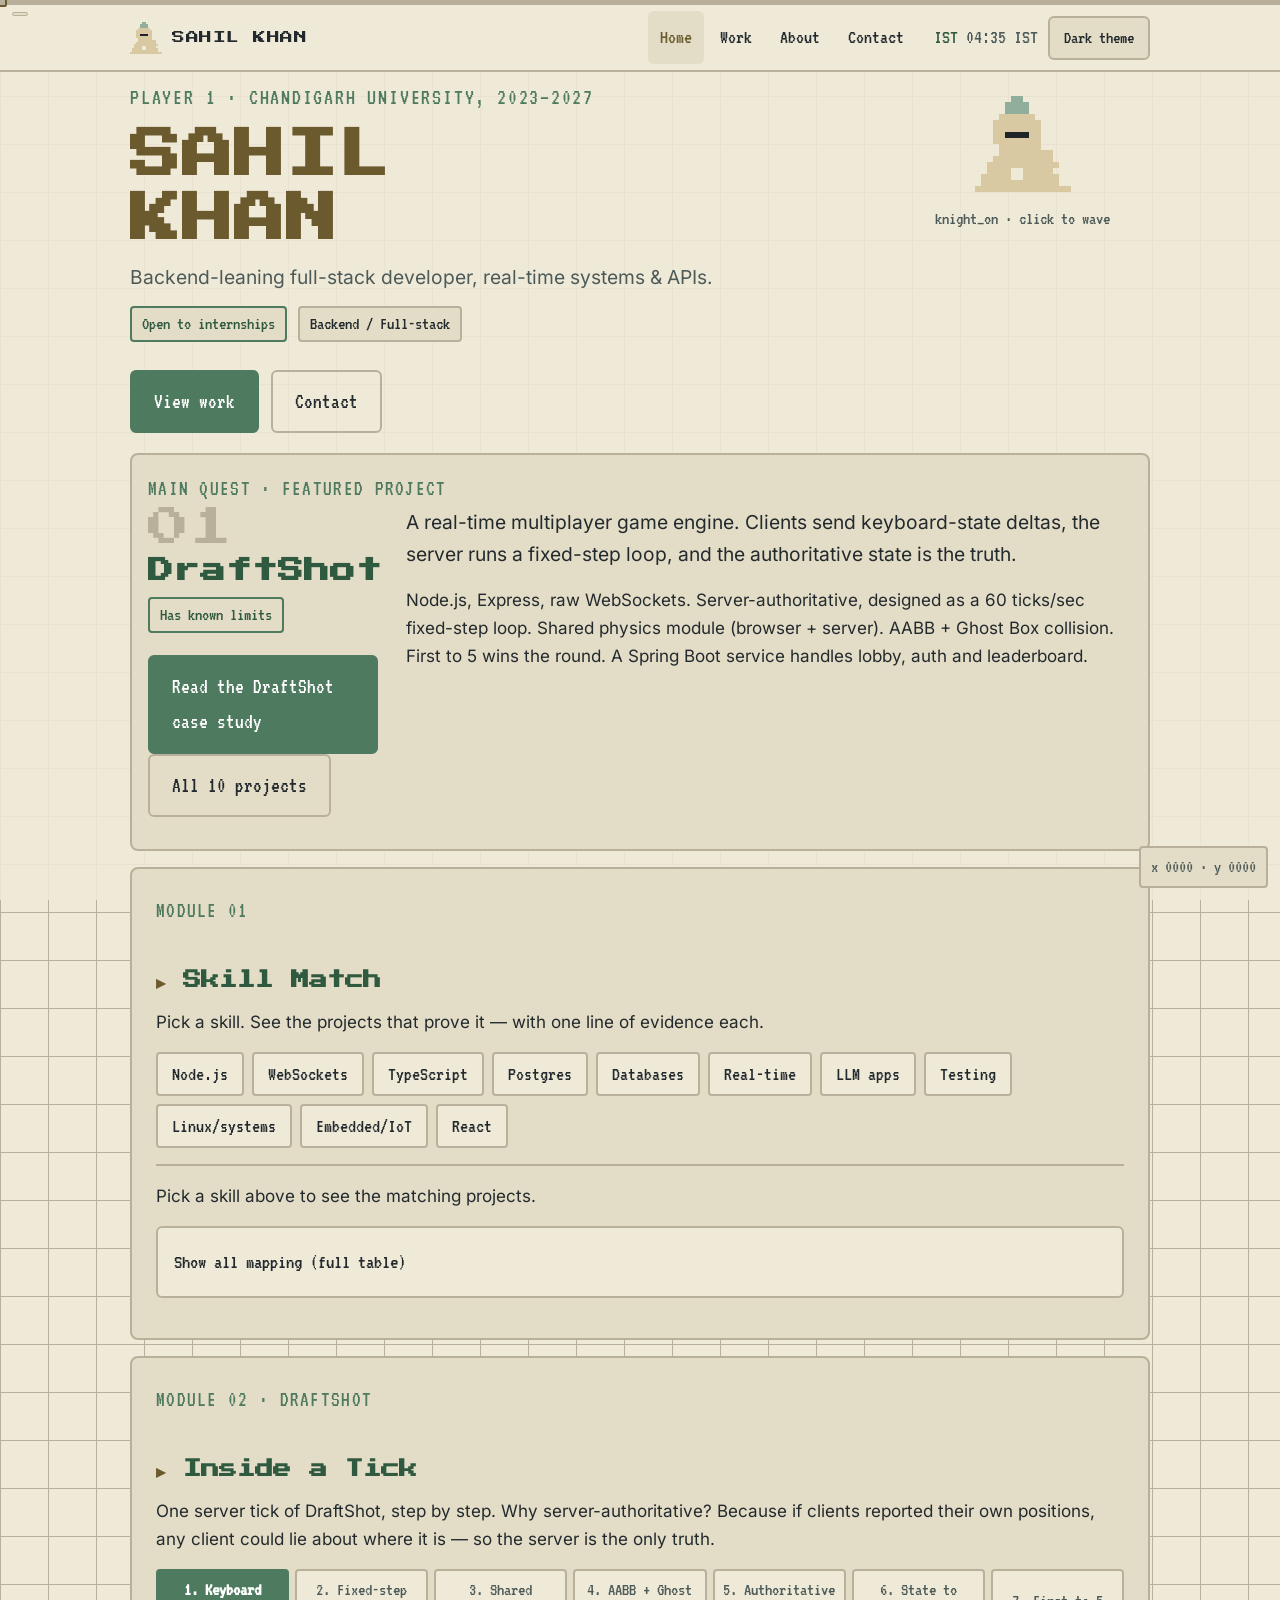
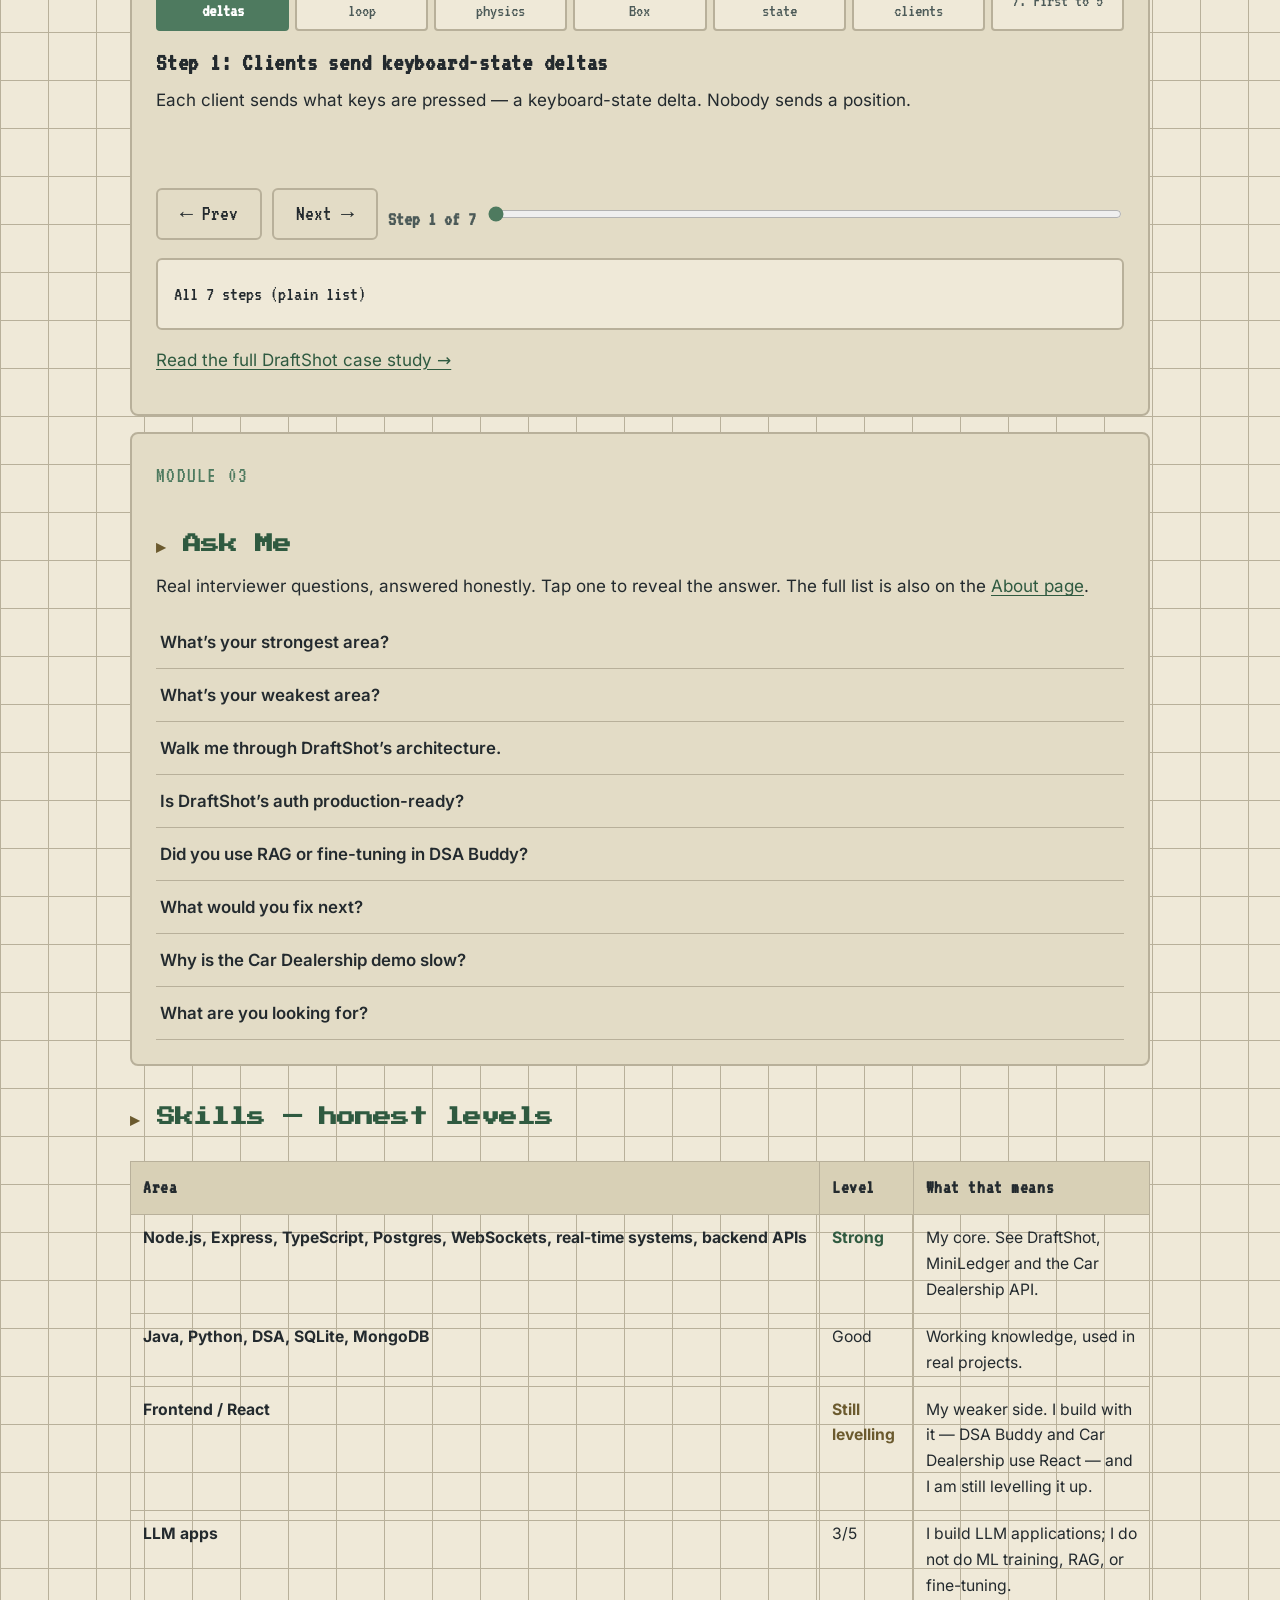
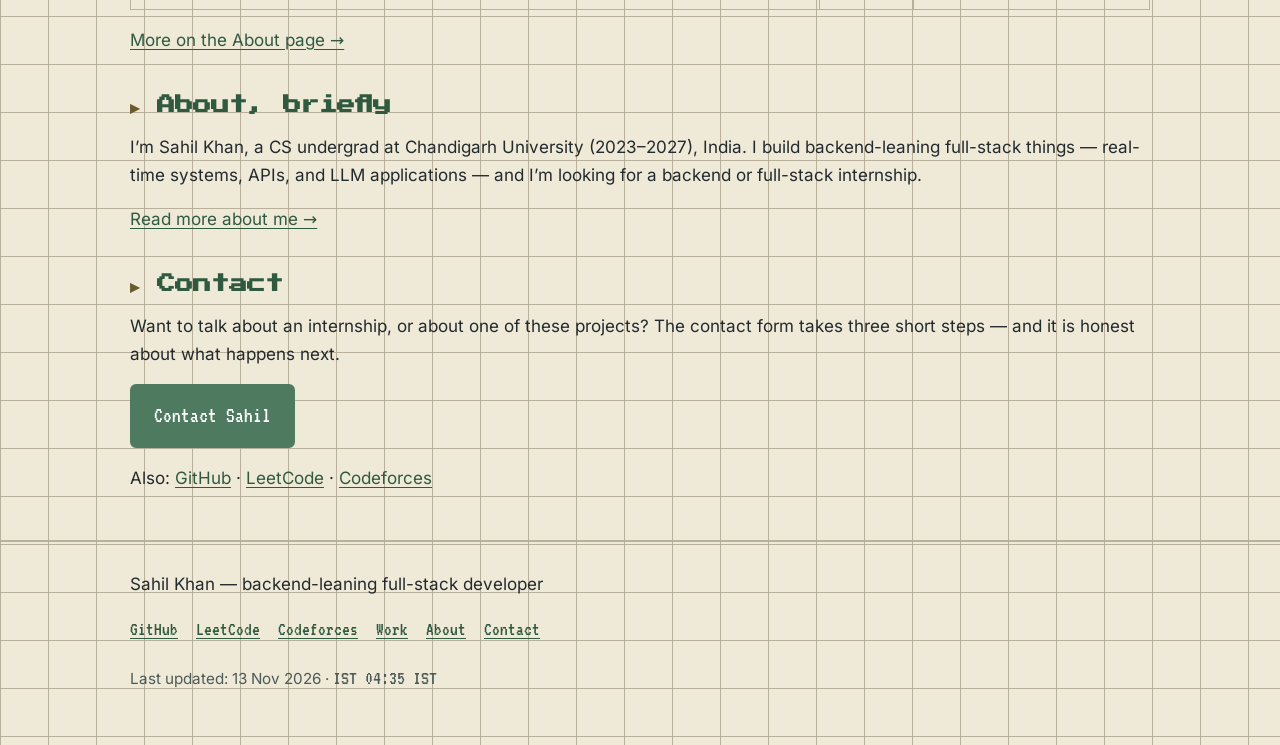
<file: index.html>
<!DOCTYPE html>
<html lang="en">
<head>
<meta charset="utf-8">
<meta name="viewport" content="width=device-width, initial-scale=1">
<title>Sahil Khan — Backend-leaning full-stack developer</title>
<meta name="description" content="Sahil Khan, CS undergrad at Chandigarh University (2023–2027). Backend-leaning full-stack developer: real-time systems, APIs, Node.js, WebSockets, Postgres. Seeking backend / full-stack internships.">
<meta property="og:type" content="website">
<meta property="og:title" content="Sahil Khan — Backend-leaning full-stack developer">
<meta property="og:description" content="Real-time systems &amp; APIs. Node.js, Express, TypeScript, Postgres, WebSockets. Seeking backend / full-stack internships.">
<meta property="og:image" content="assets/img/og-image.png">
<meta name="twitter:card" content="summary_large_image">
<meta name="twitter:title" content="Sahil Khan — Backend-leaning full-stack developer">
<meta name="twitter:description" content="Real-time systems &amp; APIs. Node.js, Express, TypeScript, Postgres, WebSockets. Seeking backend / full-stack internships.">
<link rel="icon" type="image/svg+xml" href="assets/img/favicon.svg">
<link rel="icon" type="image/png" sizes="32x32" href="assets/img/favicon-32.png">
<link rel="apple-touch-icon" sizes="180x180" href="assets/img/apple-touch-icon.png">
<link rel="stylesheet" href="assets/css/main.css">
<link rel="stylesheet" href="assets/css/print.css" media="print">
<script type="application/ld+json">{"@context":"https://schema.org","@type":"Person","name":"Sahil Khan","jobTitle":"Backend-leaning full-stack developer","alumniOf":{"@type":"CollegeOrUniversity","name":"Chandigarh University"},"sameAs":["https://github.com/sahilimamk","https://leetcode.com/u/sahilimamkhan098/","https://codeforces.com/profile/knight_on"]}</script>
</head>
<body>
<a class="skip-link" href="#main">Skip to content</a>
<div class="progress" aria-hidden="true"><span id="progressBar"></span></div>
<div class="cursor-dot" id="cursorDot" aria-hidden="true"></div>
<div class="cursor-label" id="cursorLabel" aria-hidden="true"></div>
<header class="site-header"><div class="wrap header-inner">
<a class="brand" href="index.html" aria-label="Sahil Khan — home"><svg class="knight" viewBox="0 0 16 16" width="32" height="32" role="img" aria-label="Pixel knight" shape-rendering="crispEdges"><rect x="6" y="0" width="2" height="1" fill="#8fae9b"/><rect x="5" y="1" width="4" height="1" fill="#8fae9b"/><rect x="5" y="2" width="4" height="1" fill="#8fae9b"/><rect x="4" y="3" width="6" height="1" fill="#d9c9a3"/><rect x="3" y="4" width="8" height="1" fill="#d9c9a3"/><rect x="3" y="5" width="8" height="1" fill="#d9c9a3"/><rect x="3" y="6" width="2" height="1" fill="#d9c9a3"/><rect x="5" y="6" width="4" height="1" fill="#1f2428"/><rect x="9" y="6" width="2" height="1" fill="#d9c9a3"/><rect x="3" y="7" width="8" height="1" fill="#d9c9a3"/><rect x="4" y="8" width="7" height="1" fill="#d9c9a3"/><rect x="4" y="9" width="9" height="1" fill="#d9c9a3"/><rect x="3" y="10" width="10" height="1" fill="#d9c9a3"/><rect x="2" y="11" width="12" height="1" fill="#d9c9a3"/><rect x="2" y="12" width="4" height="1" fill="#d9c9a3"/><rect x="8" y="12" width="5" height="1" fill="#d9c9a3"/><rect x="1" y="13" width="5" height="1" fill="#d9c9a3"/><rect x="8" y="13" width="6" height="1" fill="#d9c9a3"/><rect x="1" y="14" width="13" height="1" fill="#d9c9a3"/><rect x="0" y="15" width="16" height="1" fill="#d9c9a3"/></svg><span class="brand-name">SAHIL&nbsp;KHAN</span></a>
<nav class="site-nav" aria-label="Main navigation">
<a href="index.html" aria-current="page">Home</a>
<a href="work/index.html">Work</a>
<a href="about.html">About</a>
<a href="contact.html">Contact</a>
</nav>
<div class="header-tools"><span class="clock" title="Current time in India"><span class="clock-label">IST</span> <time id="clock" datetime="">--:--</time></span>
<button class="theme-toggle" id="themeToggle" type="button">Theme</button></div>
</div></header>
<main id="main">
<div class="wrap">
<section class="hero" aria-labelledby="heroTitle">
<div class="hero-row">
<div class="hero-main">
<p class="hero-eyebrow">PLAYER 1 &middot; CHANDIGARH UNIVERSITY, 2023&ndash;2027</p>
<h1 id="heroTitle"><span class="hero-name">SAHIL<br>KHAN</span></h1>
<p class="hero-role">Backend-leaning full-stack developer, real-time systems &amp; APIs.</p>
<p><span class="chip status-chip">Open to internships</span> <span class="chip">Backend / Full-stack</span></p>
<div class="cta-row">
<a class="btn" href="work/index.html">View work</a>
<a class="btn btn-ghost" href="contact.html">Contact</a>
</div>
</div>
<figure class="hero-knight">
<svg class="knight" viewBox="0 0 16 16" width="120" height="120" role="img" aria-label="Pixel knight" shape-rendering="crispEdges"><rect x="6" y="0" width="2" height="1" fill="#8fae9b"/><rect x="5" y="1" width="4" height="1" fill="#8fae9b"/><rect x="5" y="2" width="4" height="1" fill="#8fae9b"/><rect x="4" y="3" width="6" height="1" fill="#d9c9a3"/><rect x="3" y="4" width="8" height="1" fill="#d9c9a3"/><rect x="3" y="5" width="8" height="1" fill="#d9c9a3"/><rect x="3" y="6" width="2" height="1" fill="#d9c9a3"/><rect x="5" y="6" width="4" height="1" fill="#1f2428"/><rect x="9" y="6" width="2" height="1" fill="#d9c9a3"/><rect x="3" y="7" width="8" height="1" fill="#d9c9a3"/><rect x="4" y="8" width="7" height="1" fill="#d9c9a3"/><rect x="4" y="9" width="9" height="1" fill="#d9c9a3"/><rect x="3" y="10" width="10" height="1" fill="#d9c9a3"/><rect x="2" y="11" width="12" height="1" fill="#d9c9a3"/><rect x="2" y="12" width="4" height="1" fill="#d9c9a3"/><rect x="8" y="12" width="5" height="1" fill="#d9c9a3"/><rect x="1" y="13" width="5" height="1" fill="#d9c9a3"/><rect x="8" y="13" width="6" height="1" fill="#d9c9a3"/><rect x="1" y="14" width="13" height="1" fill="#d9c9a3"/><rect x="0" y="15" width="16" height="1" fill="#d9c9a3"/></svg>
<figcaption>knight_on &middot; click to wave</figcaption>
</figure>
</div>
</section>

<section class="featured reveal" aria-labelledby="featuredTitle">
<p class="section-kicker">MAIN QUEST &middot; FEATURED PROJECT</p>
<div class="featured-side">
<p class="case-num" aria-hidden="true">01</p>
<h2 id="featuredTitle">DraftShot</h2>
<p><span class="chip status-chip">Has known limits</span></p>
<p><a class="btn" href="work/draftshot.html">Read the DraftShot case study</a> <a class="btn btn-ghost" href="work/index.html">All 10 projects</a></p>
</div>
<div class="featured-main">
<p class="lede">A real-time multiplayer game engine. Clients send keyboard-state deltas, the server runs a fixed-step loop, and the authoritative state is the truth.</p>
<p>Node.js, Express, raw WebSockets. Server-authoritative, designed as a 60 ticks/sec fixed-step loop. Shared physics module (browser + server). AABB + Ghost Box collision. First to 5 wins the round. A Spring Boot service handles lobby, auth and leaderboard.</p>
<!-- OWNER REVIEW: "60 ticks/sec" is the design from the repo, not an independently measured figure. Confirm wording before sharing. -->
</div>
</section>

<section class="module reveal" id="skillMatch" aria-labelledby="skillTitle">
<p class="section-kicker">MODULE 01</p>
<h2 id="skillTitle">Skill Match</h2>
<p>Pick a skill. See the projects that prove it — with one line of evidence each.</p>
<div class="skill-chips" role="group" aria-label="Choose a skill">
<button class="skill-chip" type="button" data-skill="Node.js" aria-pressed="false">Node.js</button>
<button class="skill-chip" type="button" data-skill="WebSockets" aria-pressed="false">WebSockets</button>
<button class="skill-chip" type="button" data-skill="TypeScript" aria-pressed="false">TypeScript</button>
<button class="skill-chip" type="button" data-skill="Postgres" aria-pressed="false">Postgres</button>
<button class="skill-chip" type="button" data-skill="Databases" aria-pressed="false">Databases</button>
<button class="skill-chip" type="button" data-skill="Real-time" aria-pressed="false">Real-time</button>
<button class="skill-chip" type="button" data-skill="LLM apps" aria-pressed="false">LLM apps</button>
<button class="skill-chip" type="button" data-skill="Testing" aria-pressed="false">Testing</button>
<button class="skill-chip" type="button" data-skill="Linux/systems" aria-pressed="false">Linux/systems</button>
<button class="skill-chip" type="button" data-skill="Embedded/IoT" aria-pressed="false">Embedded/IoT</button>
<button class="skill-chip" type="button" data-skill="React" aria-pressed="false">React</button>
</div>
<div class="skill-result" id="skillResult" aria-live="polite"><p>Pick a skill above to see the matching projects.</p></div>
<details>
<summary>Show all mapping (full table)</summary>
<div class="table-wrap"><table>
<thead><tr><th scope="col">Skill</th><th scope="col">Level</th><th scope="col">Projects that prove it</th><th scope="col">Evidence</th></tr></thead>
<tbody>
<tr><td>Node.js</td><td>Strong</td><td>DraftShot, DSA Buddy, MiniLedger, Car Dealership</td><td>DraftShot: real-time game server on Node.js and Express. DSA Buddy: Express back end streaming LLM answers over SSE. MiniLedger: Node + TypeScript API backed by Postgres. Car Dealership: Express 4 + TypeScript 5 API.</td></tr>
<tr><td>WebSockets</td><td>Strong</td><td>DraftShot</td><td>Raw WebSockets carry keyboard-state deltas and authoritative state.</td></tr>
<tr><td>TypeScript</td><td>Strong</td><td>MiniLedger, Car Dealership</td><td>MiniLedger: Node + TypeScript API. Car Dealership: Express 4 + TypeScript 5 API.</td></tr>
<tr><td>Postgres</td><td>Strong</td><td>MiniLedger</td><td>Node + TypeScript API backed by Postgres.</td></tr>
<tr><td>Databases</td><td>Strong / Good</td><td>MiniLedger, DSA Buddy, Car Dealership</td><td>MiniLedger: Postgres. DSA Buddy: SQLite. Car Dealership: in-memory store by default, MongoDB optional.</td></tr>
<tr><td>Real-time</td><td>Strong</td><td>DraftShot, Smart Fire Detection System, Stocky</td><td>DraftShot: server-authoritative loop. Smart Fire Detection: MQTT under 200 ms, live 2D floor plan. Stocky: live NSE quotes, refreshing every 15 minutes on weekdays during market hours.</td></tr>
<tr><td>LLM apps</td><td>3/5</td><td>DSA Buddy, AI Army</td><td>DSA Buddy: provider adapters for OpenAI and Anthropic Claude, BYOK; an LLM application, not an ML project. AI Army: 8 free models routed via OpenRouter under a strict $0-spend rule.</td></tr>
<tr><td>Testing</td><td>—</td><td>Car Dealership, APEX</td><td>Car Dealership: Vitest + Supertest, 28 out of 28 passing. APEX: 78 out of 78 tests passing.</td></tr>
<tr><td>Linux/systems</td><td>—</td><td>PortMan, NetBond, APEX</td><td>PortMan: GTK3 port manager with UFW firewall controls. NetBond: Linux transparent proxy on nftables REDIRECT. APEX: learning performance daemon for Linux laptops.</td></tr>
<tr><td>Embedded/IoT</td><td>—</td><td>Smart Fire Detection System</td><td>ESP32 with DHT22, MQ-2 and MQ-135 sensors over I2C via Arduino.</td></tr>
<tr><td>React</td><td>Still levelling</td><td>DSA Buddy, Car Dealership</td><td>DSA Buddy: React + Vite front end. Car Dealership: React 19 + Router v7 + Tailwind v4 front end. React is my weaker side — I am still levelling it up.</td></tr>
</tbody>
</table></div>
</details>
</section>

<section class="module reveal" id="tickModule" aria-labelledby="tickTitle2">
<p class="section-kicker">MODULE 02 &middot; DRAFTSHOT</p>
<h2 id="tickTitle2">Inside a Tick</h2>
<p>One server tick of DraftShot, step by step. Why server-authoritative? Because if clients reported their own positions, any client could lie about where it is — so the server is the only truth.</p>
<div class="tick-diagram" role="group" aria-label="Tick steps">
<span class="tick-node active" data-step="0">1. Keyboard deltas</span>
<span class="tick-node" data-step="1">2. Fixed-step loop</span>
<span class="tick-node" data-step="2">3. Shared physics</span>
<span class="tick-node" data-step="3">4. AABB + Ghost Box</span>
<span class="tick-node" data-step="4">5. Authoritative state</span>
<span class="tick-node" data-step="5">6. State to clients</span>
<span class="tick-node" data-step="6">7. First to 5</span>
</div>
<div class="tick-step" aria-live="polite">
<h3 id="tickTitle">Step 1: Clients send keyboard-state deltas</h3>
<p id="tickText">Each client sends what keys are pressed — a keyboard-state delta. Nobody sends a position.</p>
</div>
<div class="tick-controls">
<button class="btn btn-ghost" type="button" id="tickPrev">← Prev</button>
<button class="btn btn-ghost" type="button" id="tickNext">Next →</button>
<label for="tickScrubber" class="tick-count" id="tickCount">Step 1 of 7</label>
<input class="tick-scrubber" type="range" id="tickScrubber" min="1" max="7" step="1" value="1" aria-label="Scrub through the tick steps" aria-valuetext="Step 1 of 7: Clients send keyboard-state deltas">
</div>
<details>
<summary>All 7 steps (plain list)</summary>
<ol>
<li><strong>Clients send keyboard-state deltas</strong> — Each client sends what keys are pressed — a keyboard-state delta. Nobody sends a position.</li>
<li><strong>The server runs its fixed-step loop</strong> — The server steps the game forward on a fixed schedule. The loop is the clock everything else follows.</li>
<li><strong>The shared physics module applies the input</strong> — The same physics module runs in the browser and on the server, so both sides agree on what an input means.</li>
<li><strong>AABB + Ghost Box collision</strong> — Collision is checked with AABB plus Ghost Box, so fast movement does not tunnel through a wall.</li>
<li><strong>The authoritative state is the truth</strong> — Whatever the server says the game is, that is the game. A client that disagrees is wrong, not the server.</li>
<li><strong>State goes back to the clients</strong> — The server sends the authoritative state back, and every client renders from it.</li>
<li><strong>First to 5 wins the round</strong> — The round ends when a player reaches 5. The server decides the score, not the clients.</li>
</ol>
</details>
<p><a href="work/draftshot.html">Read the full DraftShot case study →</a></p>
</section>

<section class="module reveal" aria-labelledby="askTitle">
<p class="section-kicker">MODULE 03</p>
<h2 id="askTitle">Ask Me</h2>
<p>Real interviewer questions, answered honestly. Tap one to reveal the answer. The full list is also on the <a href="about.html">About page</a>.</p>
<ul class="qa-list">
<li><button class="qa-q" type="button" aria-expanded="true" aria-controls="qa1">What&rsquo;s your strongest area?</button>
<div class="qa-a" id="qa1"><p>Backend and real-time systems. Node.js, Express, TypeScript, Postgres, WebSockets and backend APIs — that is where I am strongest, and DraftShot is the clearest proof of it.</p></div></li>
<li><button class="qa-q" type="button" aria-expanded="true" aria-controls="qa2">What&rsquo;s your weakest area?</button>
<div class="qa-a" id="qa2"><p>Frontend and React. I can build with them — DSA Buddy and the Car Dealership app both use React — but it is honestly my weaker side, and I am still levelling it up.</p></div></li>
<li><button class="qa-q" type="button" aria-expanded="true" aria-controls="qa3">Walk me through DraftShot&rsquo;s architecture.</button>
<div class="qa-a" id="qa3"><p>Clients send keyboard-state deltas, not positions, over raw WebSockets. A Node.js and Express server runs a fixed-step loop, server-authoritative, with a shared physics module that runs in the browser and on the server. Collision is AABB plus Ghost Box, and the first to 5 wins the round. A Spring Boot service handles the lobby, auth and leaderboard.</p></div></li>
<li><button class="qa-q" type="button" aria-expanded="true" aria-controls="qa4">Is DraftShot&rsquo;s auth production-ready?</button>
<div class="qa-a" id="qa4"><p>No. The Java login accepts any username with no password check and issues a JWT, JwtFilter is an empty unused file, the leaderboard returns a hard-coded list, and players are an in-memory list. Auth hardening is my next task for it — it is not a done feature.</p></div></li>
<li><button class="qa-q" type="button" aria-expanded="true" aria-controls="qa5">Did you use RAG or fine-tuning in DSA Buddy?</button>
<div class="qa-a" id="qa5"><p>No. DSA Buddy is an LLM application, not a machine learning project. There is no RAG, no embeddings or vector database, no fine-tuning, no training, no LangChain, no MCP and no evals. It streams LLM answers over SSE through provider adapters for OpenAI and Anthropic Claude.</p></div></li>
<li><button class="qa-q" type="button" aria-expanded="true" aria-controls="qa6">What would you fix next?</button>
<div class="qa-a" id="qa6"><p>DraftShot&rsquo;s auth hardening. A real login with a password check, a working JwtFilter, and a leaderboard that reads real data instead of a hard-coded list.</p></div></li>
<li><button class="qa-q" type="button" aria-expanded="true" aria-controls="qa7">Why is the Car Dealership demo slow?</button>
<div class="qa-a" id="qa7"><p>It runs on a free Render tier, so the server takes about 45 to 60 seconds to wake up on a cold start. Once it is warm, it responds normally. Prices and stock also re-seed randomly per load.</p></div></li>
<li><button class="qa-q" type="button" aria-expanded="true" aria-controls="qa8">What are you looking for?</button>
<div class="qa-a" id="qa8"><p>A backend or full-stack internship. I am a CS undergrad at Chandigarh University, 2023 to 2027, and I want to work on real-time systems and APIs.</p></div></li>
</ul>
</section>

<section class="reveal" aria-labelledby="skillsTitle">
<h2 id="skillsTitle">Skills — honest levels</h2>
<div class="table-wrap"><table class="skills-table">
<thead><tr><th scope="col">Area</th><th scope="col">Level</th><th scope="col">What that means</th></tr></thead>
<tbody>
<tr><td>Node.js, Express, TypeScript, Postgres, WebSockets, real-time systems, backend APIs</td><td class="level-strong">Strong</td><td>My core. See DraftShot, MiniLedger and the Car Dealership API.</td></tr>
<tr><td>Java, Python, DSA, SQLite, MongoDB</td><td class="level-good">Good</td><td>Working knowledge, used in real projects.</td></tr>
<tr><td>Frontend / React</td><td class="level-levelling">Still levelling</td><td>My weaker side. I build with it — DSA Buddy and Car Dealership use React — and I am still levelling it up.</td></tr>
<tr><td>LLM apps</td><td class="level-good">3/5</td><td>I build LLM applications; I do not do ML training, RAG, or fine-tuning.</td></tr>
</tbody>
</table></div>
<p><a href="about.html">More on the About page →</a></p>
</section>

<section class="reveal" aria-labelledby="aboutTeaserTitle">
<h2 id="aboutTeaserTitle">About, briefly</h2>
<p>I&rsquo;m Sahil Khan, a CS undergrad at Chandigarh University (2023–2027), India. I build backend-leaning full-stack things — real-time systems, APIs, and LLM applications — and I&rsquo;m looking for a backend or full-stack internship.</p>
<p><a href="about.html">Read more about me →</a></p>
</section>

<section class="reveal" aria-labelledby="ctaTitle">
<h2 id="ctaTitle">Contact</h2>
<p>Want to talk about an internship, or about one of these projects? The contact form takes three short steps — and it is honest about what happens next.</p>
<p><a class="btn" href="contact.html">Contact Sahil</a></p>
<p>Also: <a href="https://github.com/sahilimamk">GitHub</a> · <a href="https://leetcode.com/u/sahilimamkhan098/">LeetCode</a> · <a href="https://codeforces.com/profile/knight_on">Codeforces</a></p>
</section>
</div>
</main>
<footer class="site-footer"><div class="wrap footer-inner">
<p class="footer-name">Sahil Khan — backend-leaning full-stack developer</p>
<nav class="footer-nav" aria-label="Footer links">
<a href="https://github.com/sahilimamk">GitHub</a> <a href="https://leetcode.com/u/sahilimamkhan098/">LeetCode</a> <a href="https://codeforces.com/profile/knight_on">Codeforces</a> <a href="work/index.html">Work</a> <a href="about.html">About</a> <a href="contact.html">Contact</a>
</nav>
<p class="footer-meta">Last updated: 13 Nov 2026 &middot; <span class="clock">IST <time id="clockFooter" datetime="">--:--</time></span></p>
</div></footer>
<div class="coords" id="coords" aria-hidden="true">x 0000 &middot; y 0000</div>
<script src="assets/js/config.js" defer></script>
<script src="assets/js/data.js" defer></script>
<script src="assets/js/main.js" defer></script>
<script src="assets/js/cursor.js" defer></script>
<script src="assets/js/skill-match.js" defer></script>
<script src="assets/js/tick.js" defer></script>
<script src="assets/js/ask-me.js" defer></script>
</body>
</html>
</file>
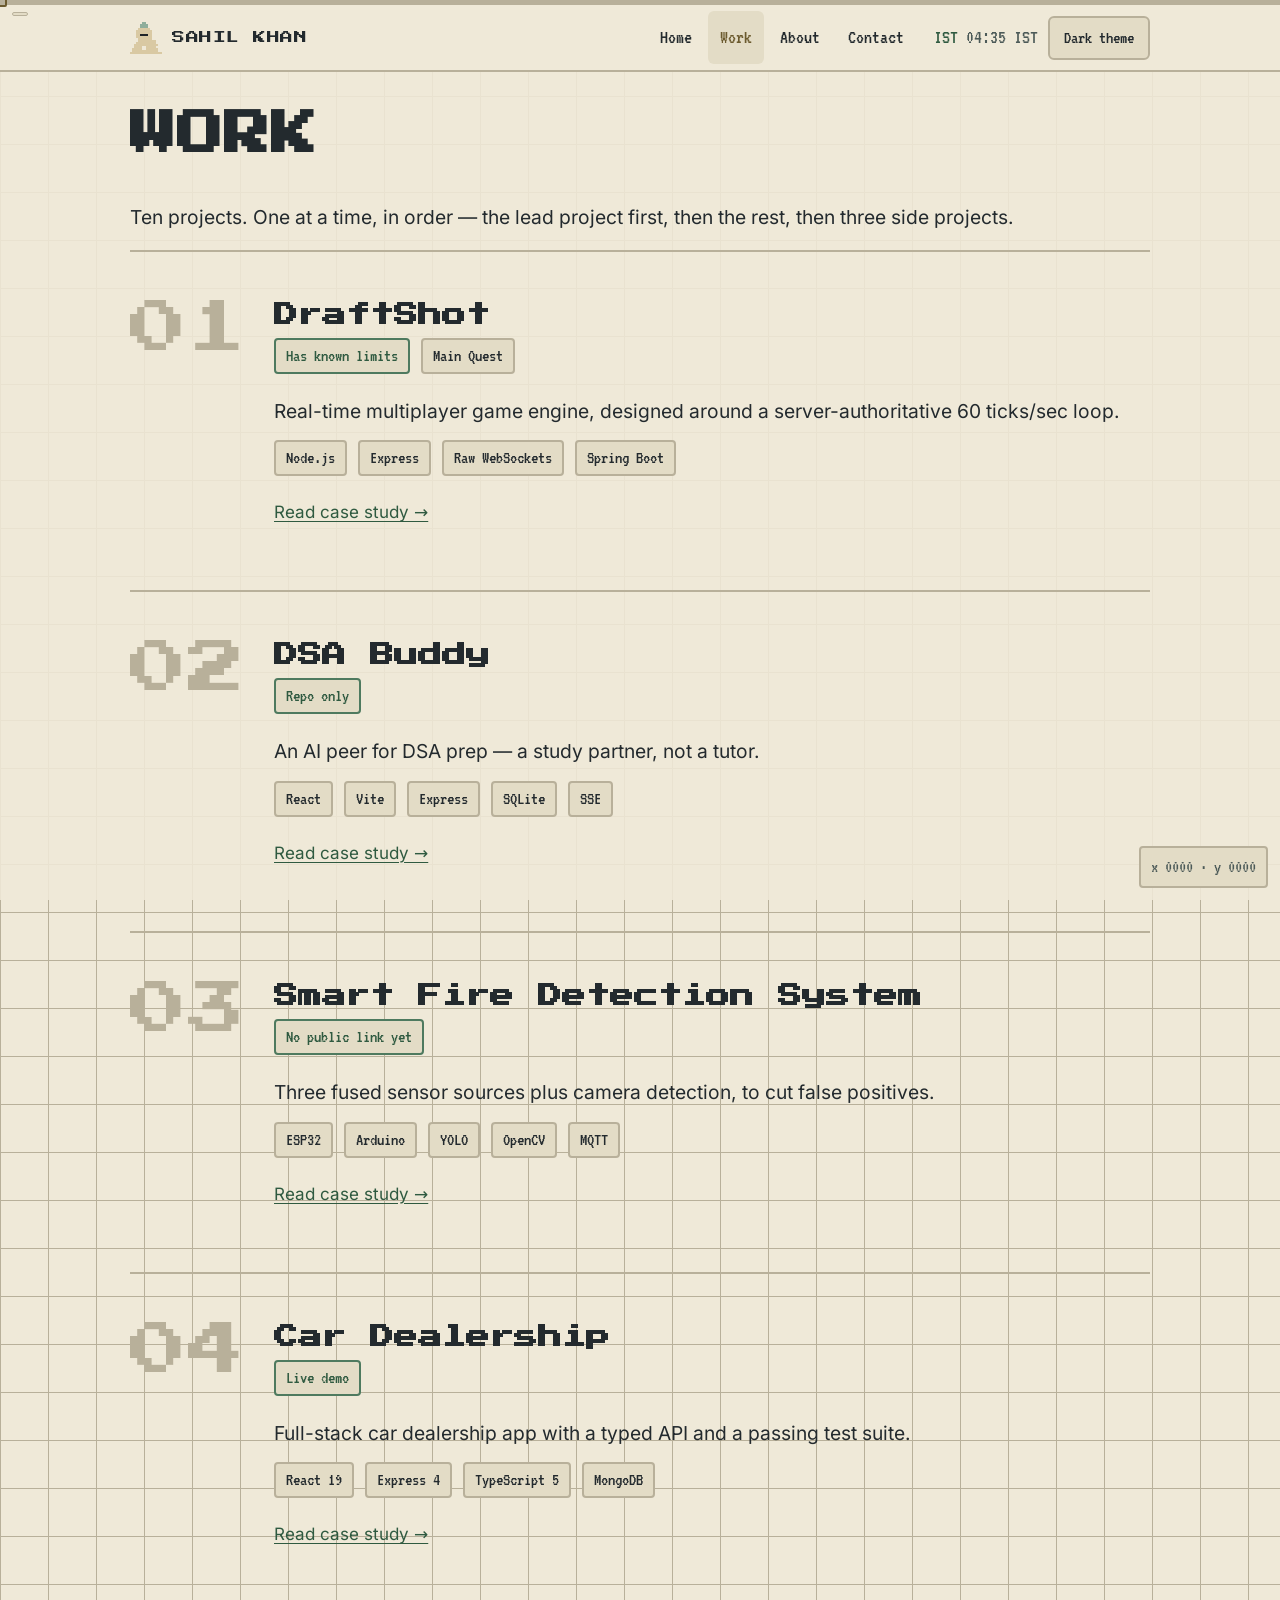
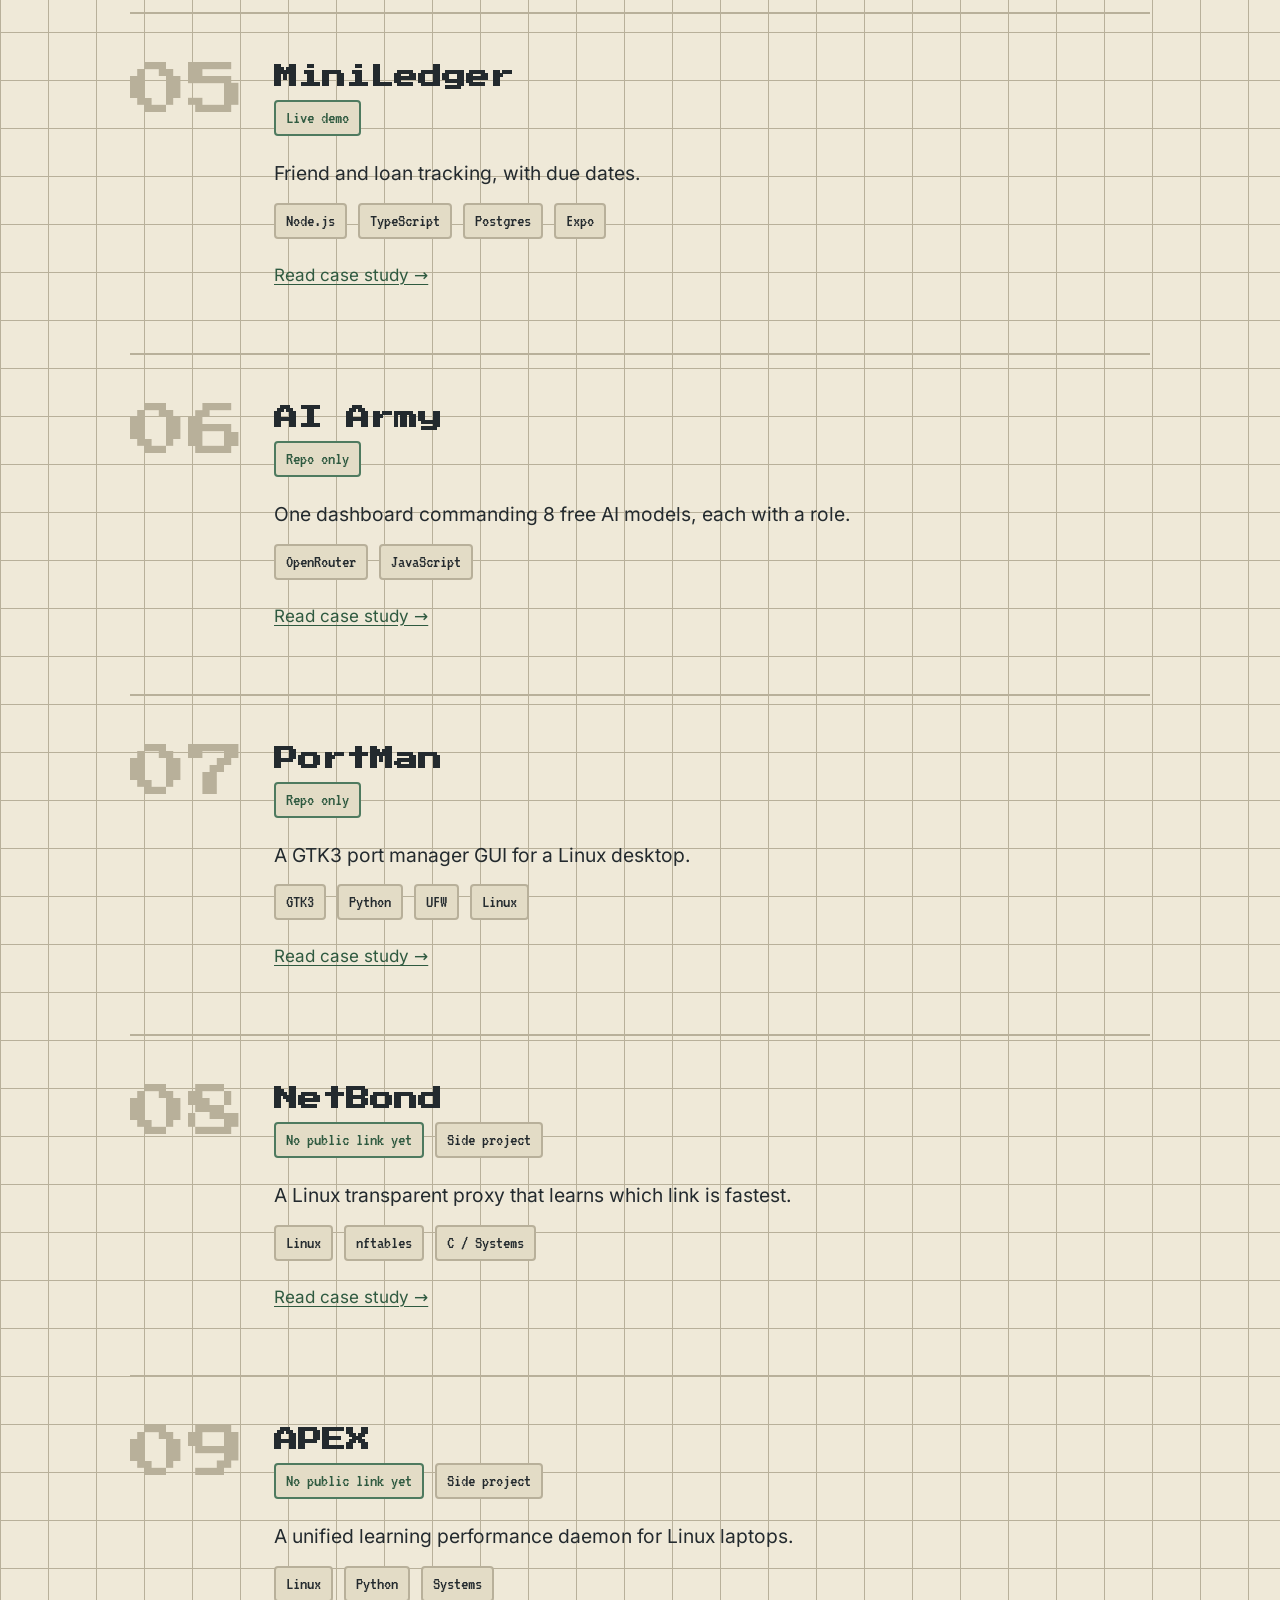
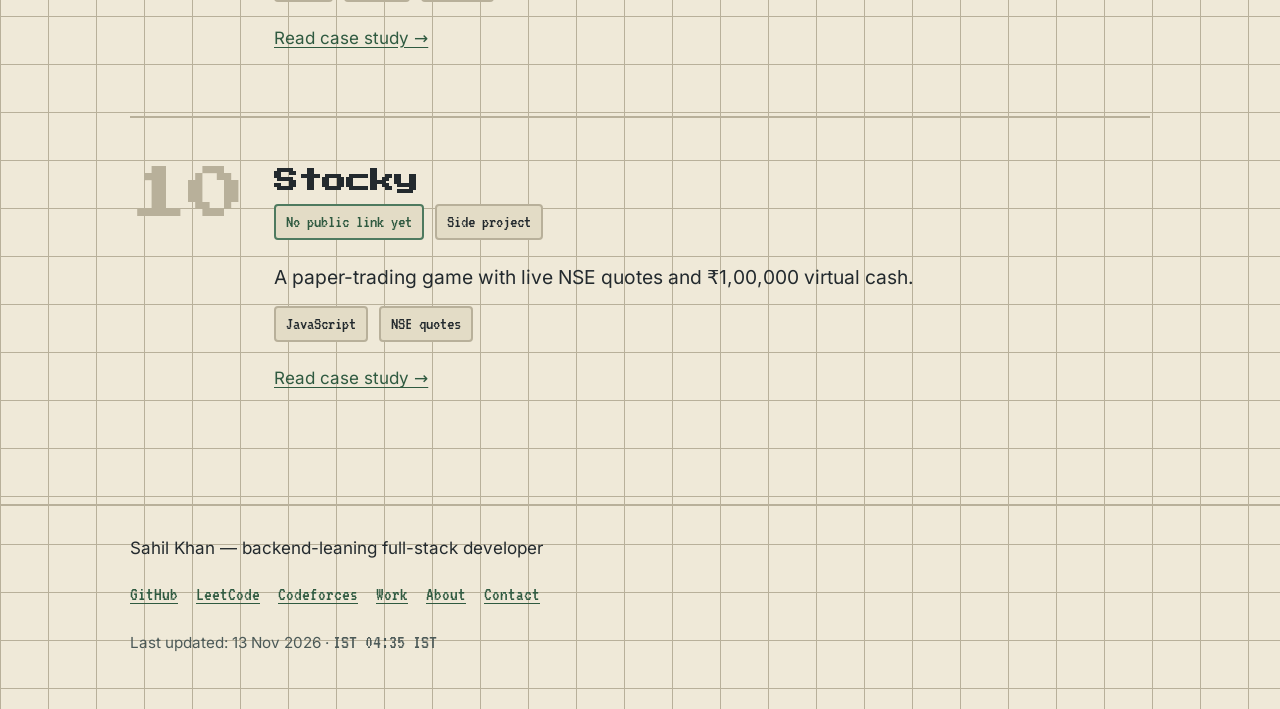
<file: work/index.html>
<!DOCTYPE html>
<html lang="en">
<head>
<meta charset="utf-8">
<meta name="viewport" content="width=device-width, initial-scale=1">
<title>Work — Sahil Khan</title>
<meta name="description" content="All 10 projects by Sahil Khan: DraftShot, DSA Buddy, Smart Fire Detection System, Car Dealership, MiniLedger, AI Army, PortMan, NetBond, APEX and Stocky.">
<meta property="og:type" content="website">
<meta property="og:title" content="Work — Sahil Khan">
<meta property="og:description" content="All 10 projects: DraftShot, DSA Buddy, Smart Fire Detection System, Car Dealership, MiniLedger, AI Army, PortMan, NetBond, APEX and Stocky.">
<meta property="og:image" content="../assets/img/og-image.png">
<meta name="twitter:card" content="summary_large_image">
<meta name="twitter:title" content="Work — Sahil Khan">
<meta name="twitter:description" content="All 10 projects: DraftShot, DSA Buddy, Smart Fire Detection System, Car Dealership, MiniLedger, AI Army, PortMan, NetBond, APEX and Stocky.">
<link rel="icon" type="image/svg+xml" href="../assets/img/favicon.svg">
<link rel="icon" type="image/png" sizes="32x32" href="../assets/img/favicon-32.png">
<link rel="apple-touch-icon" sizes="180x180" href="../assets/img/apple-touch-icon.png">
<link rel="stylesheet" href="../assets/css/main.css">
<link rel="stylesheet" href="../assets/css/print.css" media="print">
<script type="application/ld+json">{"@context":"https://schema.org","@type":"Person","name":"Sahil Khan","jobTitle":"Backend-leaning full-stack developer","alumniOf":{"@type":"CollegeOrUniversity","name":"Chandigarh University"},"sameAs":["https://github.com/sahilimamk","https://leetcode.com/u/sahilimamkhan098/","https://codeforces.com/profile/knight_on"]}</script>
</head>
<body>
<a class="skip-link" href="#main">Skip to content</a>
<div class="progress" aria-hidden="true"><span id="progressBar"></span></div>
<div class="cursor-dot" id="cursorDot" aria-hidden="true"></div>
<div class="cursor-label" id="cursorLabel" aria-hidden="true"></div>
<header class="site-header"><div class="wrap header-inner">
<a class="brand" href="../index.html" aria-label="Sahil Khan — home"><svg class="knight" viewBox="0 0 16 16" width="32" height="32" role="img" aria-label="Pixel knight" shape-rendering="crispEdges"><rect x="6" y="0" width="2" height="1" fill="#8fae9b"/><rect x="5" y="1" width="4" height="1" fill="#8fae9b"/><rect x="5" y="2" width="4" height="1" fill="#8fae9b"/><rect x="4" y="3" width="6" height="1" fill="#d9c9a3"/><rect x="3" y="4" width="8" height="1" fill="#d9c9a3"/><rect x="3" y="5" width="8" height="1" fill="#d9c9a3"/><rect x="3" y="6" width="2" height="1" fill="#d9c9a3"/><rect x="5" y="6" width="4" height="1" fill="#1f2428"/><rect x="9" y="6" width="2" height="1" fill="#d9c9a3"/><rect x="3" y="7" width="8" height="1" fill="#d9c9a3"/><rect x="4" y="8" width="7" height="1" fill="#d9c9a3"/><rect x="4" y="9" width="9" height="1" fill="#d9c9a3"/><rect x="3" y="10" width="10" height="1" fill="#d9c9a3"/><rect x="2" y="11" width="12" height="1" fill="#d9c9a3"/><rect x="2" y="12" width="4" height="1" fill="#d9c9a3"/><rect x="8" y="12" width="5" height="1" fill="#d9c9a3"/><rect x="1" y="13" width="5" height="1" fill="#d9c9a3"/><rect x="8" y="13" width="6" height="1" fill="#d9c9a3"/><rect x="1" y="14" width="13" height="1" fill="#d9c9a3"/><rect x="0" y="15" width="16" height="1" fill="#d9c9a3"/></svg><span class="brand-name">SAHIL&nbsp;KHAN</span></a>
<nav class="site-nav" aria-label="Main navigation">
<a href="../index.html">Home</a>
<a href="index.html" aria-current="page">Work</a>
<a href="../about.html">About</a>
<a href="../contact.html">Contact</a>
</nav>
<div class="header-tools"><span class="clock" title="Current time in India"><span class="clock-label">IST</span> <time id="clock" datetime="">--:--</time></span>
<button class="theme-toggle" id="themeToggle" type="button">Theme</button></div>
</div></header>
<main id="main">
<div class="wrap">
<section aria-labelledby="workTitle">
<h1 id="workTitle">WORK</h1>
<p class="lede">Ten projects. One at a time, in order — the lead project first, then the rest, then three side projects.</p>
<ol class="work-list">
<li class="work-item reveal"><span class="work-num" aria-hidden="true">01</span><div>
<h2><a href="draftshot.html">DraftShot</a></h2>
<p><span class="chip status-chip">Has known limits</span> <span class="chip">Main Quest</span></p>
<p class="lede">Real-time multiplayer game engine, designed around a server-authoritative 60 ticks/sec loop.</p>
<p><span class="chip">Node.js</span> <span class="chip">Express</span> <span class="chip">Raw WebSockets</span> <span class="chip">Spring Boot</span></p>
<p><a href="draftshot.html">Read case study →</a></p>
</div></li>
<li class="work-item reveal"><span class="work-num" aria-hidden="true">02</span><div>
<h2><a href="dsa-buddy.html">DSA Buddy</a></h2>
<p><span class="chip status-chip">Repo only</span></p>
<p class="lede">An AI peer for DSA prep — a study partner, not a tutor.</p>
<p><span class="chip">React</span> <span class="chip">Vite</span> <span class="chip">Express</span> <span class="chip">SQLite</span> <span class="chip">SSE</span></p>
<p><a href="dsa-buddy.html">Read case study →</a></p>
</div></li>
<li class="work-item reveal"><span class="work-num" aria-hidden="true">03</span><div>
<h2><a href="fire-detection.html">Smart Fire Detection System</a></h2>
<p><span class="chip status-chip">No public link yet</span></p>
<p class="lede">Three fused sensor sources plus camera detection, to cut false positives.</p>
<p><span class="chip">ESP32</span> <span class="chip">Arduino</span> <span class="chip">YOLO</span> <span class="chip">OpenCV</span> <span class="chip">MQTT</span></p>
<p><a href="fire-detection.html">Read case study →</a></p>
</div></li>
<li class="work-item reveal"><span class="work-num" aria-hidden="true">04</span><div>
<h2><a href="car-dealership.html">Car Dealership</a></h2>
<p><span class="chip status-chip">Live demo</span></p>
<p class="lede">Full-stack car dealership app with a typed API and a passing test suite.</p>
<p><span class="chip">React 19</span> <span class="chip">Express 4</span> <span class="chip">TypeScript 5</span> <span class="chip">MongoDB</span></p>
<p><a href="car-dealership.html">Read case study →</a></p>
</div></li>
<li class="work-item reveal"><span class="work-num" aria-hidden="true">05</span><div>
<h2><a href="miniledger.html">MiniLedger</a></h2>
<p><span class="chip status-chip">Live demo</span></p>
<p class="lede">Friend and loan tracking, with due dates.</p>
<p><span class="chip">Node.js</span> <span class="chip">TypeScript</span> <span class="chip">Postgres</span> <span class="chip">Expo</span></p>
<p><a href="miniledger.html">Read case study →</a></p>
</div></li>
<li class="work-item reveal"><span class="work-num" aria-hidden="true">06</span><div>
<h2><a href="ai-army.html">AI Army</a></h2>
<p><span class="chip status-chip">Repo only</span></p>
<p class="lede">One dashboard commanding 8 free AI models, each with a role.</p>
<p><span class="chip">OpenRouter</span> <span class="chip">JavaScript</span></p>
<p><a href="ai-army.html">Read case study →</a></p>
</div></li>
<li class="work-item reveal"><span class="work-num" aria-hidden="true">07</span><div>
<h2><a href="portman.html">PortMan</a></h2>
<p><span class="chip status-chip">Repo only</span></p>
<p class="lede">A GTK3 port manager GUI for a Linux desktop.</p>
<p><span class="chip">GTK3</span> <span class="chip">Python</span> <span class="chip">UFW</span> <span class="chip">Linux</span></p>
<p><a href="portman.html">Read case study →</a></p>
</div></li>
<li class="work-item reveal"><span class="work-num" aria-hidden="true">08</span><div>
<h2><a href="netbond.html">NetBond</a></h2>
<p><span class="chip status-chip">No public link yet</span> <span class="chip">Side project</span></p>
<p class="lede">A Linux transparent proxy that learns which link is fastest.</p>
<p><span class="chip">Linux</span> <span class="chip">nftables</span> <span class="chip">C / Systems</span></p>
<p><a href="netbond.html">Read case study →</a></p>
</div></li>
<li class="work-item reveal"><span class="work-num" aria-hidden="true">09</span><div>
<h2><a href="apex.html">APEX</a></h2>
<p><span class="chip status-chip">No public link yet</span> <span class="chip">Side project</span></p>
<p class="lede">A unified learning performance daemon for Linux laptops.</p>
<p><span class="chip">Linux</span> <span class="chip">Python</span> <span class="chip">Systems</span></p>
<p><a href="apex.html">Read case study →</a></p>
</div></li>
<li class="work-item reveal"><span class="work-num" aria-hidden="true">10</span><div>
<h2><a href="stocky.html">Stocky</a></h2>
<p><span class="chip status-chip">No public link yet</span> <span class="chip">Side project</span></p>
<p class="lede">A paper-trading game with live NSE quotes and ₹1,00,000 virtual cash.</p>
<p><span class="chip">JavaScript</span> <span class="chip">NSE quotes</span></p>
<p><a href="stocky.html">Read case study →</a></p>
</div></li>
</ol>
</section>
</div>
</main>
<footer class="site-footer"><div class="wrap footer-inner">
<p class="footer-name">Sahil Khan — backend-leaning full-stack developer</p>
<nav class="footer-nav" aria-label="Footer links">
<a href="https://github.com/sahilimamk">GitHub</a> <a href="https://leetcode.com/u/sahilimamkhan098/">LeetCode</a> <a href="https://codeforces.com/profile/knight_on">Codeforces</a> <a href="index.html">Work</a> <a href="../about.html">About</a> <a href="../contact.html">Contact</a>
</nav>
<p class="footer-meta">Last updated: 13 Nov 2026 &middot; <span class="clock">IST <time id="clockFooter" datetime="">--:--</time></span></p>
</div></footer>
<div class="coords" id="coords" aria-hidden="true">x 0000 &middot; y 0000</div>
<script src="../assets/js/config.js" defer></script>
<script src="../assets/js/data.js" defer></script>
<script src="../assets/js/main.js" defer></script>
<script src="../assets/js/cursor.js" defer></script>
</body>
</html>
</file>
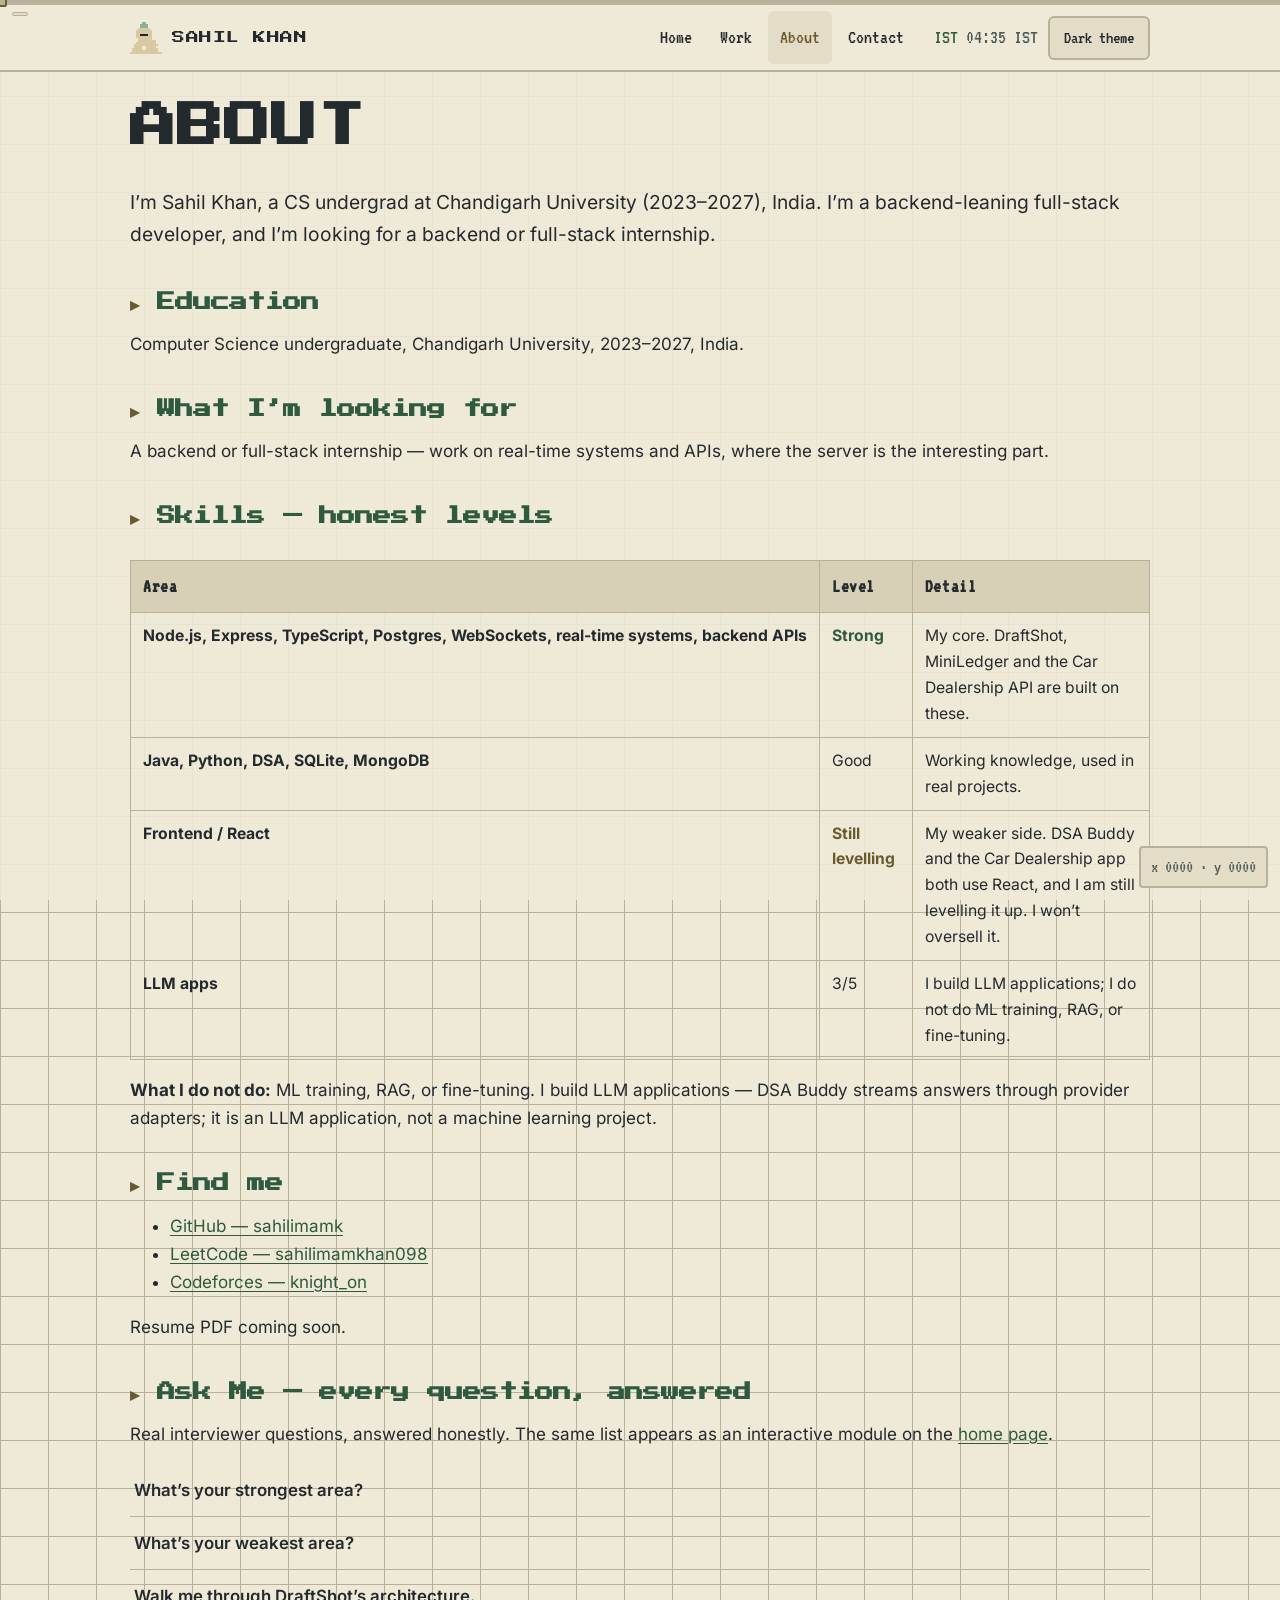
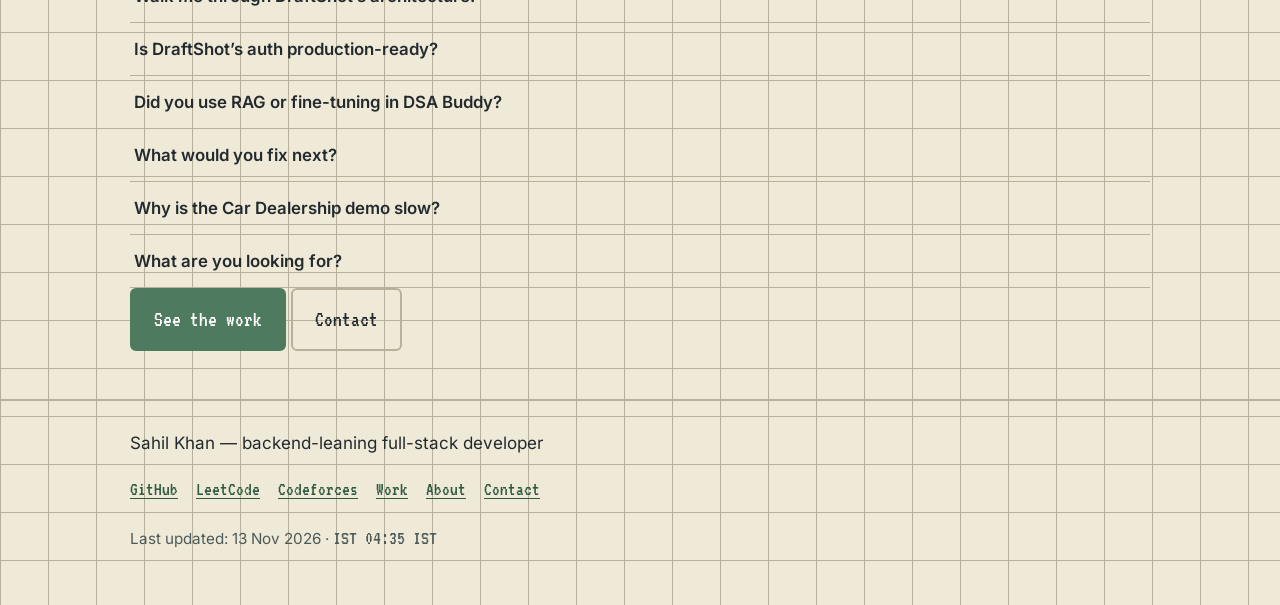
<file: about.html>
<!DOCTYPE html>
<html lang="en">
<head>
<meta charset="utf-8">
<meta name="viewport" content="width=device-width, initial-scale=1">
<title>About — Sahil Khan</title>
<meta name="description" content="About Sahil Khan: CS undergrad at Chandigarh University (2023–2027), backend-leaning full-stack developer seeking backend / full-stack internships. Honest skills, and answers to real interviewer questions.">
<meta property="og:type" content="website">
<meta property="og:title" content="About — Sahil Khan">
<meta property="og:description" content="CS undergrad at Chandigarh University (2023–2027). Backend-leaning full-stack developer seeking backend / full-stack internships.">
<meta property="og:image" content="assets/img/og-image.png">
<meta name="twitter:card" content="summary_large_image">
<meta name="twitter:title" content="About — Sahil Khan">
<meta name="twitter:description" content="CS undergrad at Chandigarh University (2023–2027). Backend-leaning full-stack developer seeking backend / full-stack internships.">
<link rel="icon" type="image/svg+xml" href="assets/img/favicon.svg">
<link rel="icon" type="image/png" sizes="32x32" href="assets/img/favicon-32.png">
<link rel="apple-touch-icon" sizes="180x180" href="assets/img/apple-touch-icon.png">
<link rel="stylesheet" href="assets/css/main.css">
<link rel="stylesheet" href="assets/css/print.css" media="print">
<script type="application/ld+json">{"@context":"https://schema.org","@type":"Person","name":"Sahil Khan","jobTitle":"Backend-leaning full-stack developer","alumniOf":{"@type":"CollegeOrUniversity","name":"Chandigarh University"},"sameAs":["https://github.com/sahilimamk","https://leetcode.com/u/sahilimamkhan098/","https://codeforces.com/profile/knight_on"]}</script>
</head>
<body>
<a class="skip-link" href="#main">Skip to content</a>
<div class="progress" aria-hidden="true"><span id="progressBar"></span></div>
<div class="cursor-dot" id="cursorDot" aria-hidden="true"></div>
<div class="cursor-label" id="cursorLabel" aria-hidden="true"></div>
<header class="site-header"><div class="wrap header-inner">
<a class="brand" href="index.html" aria-label="Sahil Khan — home"><svg class="knight" viewBox="0 0 16 16" width="32" height="32" role="img" aria-label="Pixel knight" shape-rendering="crispEdges"><rect x="6" y="0" width="2" height="1" fill="#8fae9b"/><rect x="5" y="1" width="4" height="1" fill="#8fae9b"/><rect x="5" y="2" width="4" height="1" fill="#8fae9b"/><rect x="4" y="3" width="6" height="1" fill="#d9c9a3"/><rect x="3" y="4" width="8" height="1" fill="#d9c9a3"/><rect x="3" y="5" width="8" height="1" fill="#d9c9a3"/><rect x="3" y="6" width="2" height="1" fill="#d9c9a3"/><rect x="5" y="6" width="4" height="1" fill="#1f2428"/><rect x="9" y="6" width="2" height="1" fill="#d9c9a3"/><rect x="3" y="7" width="8" height="1" fill="#d9c9a3"/><rect x="4" y="8" width="7" height="1" fill="#d9c9a3"/><rect x="4" y="9" width="9" height="1" fill="#d9c9a3"/><rect x="3" y="10" width="10" height="1" fill="#d9c9a3"/><rect x="2" y="11" width="12" height="1" fill="#d9c9a3"/><rect x="2" y="12" width="4" height="1" fill="#d9c9a3"/><rect x="8" y="12" width="5" height="1" fill="#d9c9a3"/><rect x="1" y="13" width="5" height="1" fill="#d9c9a3"/><rect x="8" y="13" width="6" height="1" fill="#d9c9a3"/><rect x="1" y="14" width="13" height="1" fill="#d9c9a3"/><rect x="0" y="15" width="16" height="1" fill="#d9c9a3"/></svg><span class="brand-name">SAHIL&nbsp;KHAN</span></a>
<nav class="site-nav" aria-label="Main navigation">
<a href="index.html">Home</a>
<a href="work/index.html">Work</a>
<a href="about.html" aria-current="page">About</a>
<a href="contact.html">Contact</a>
</nav>
<div class="header-tools"><span class="clock" title="Current time in India"><span class="clock-label">IST</span> <time id="clock" datetime="">--:--</time></span>
<button class="theme-toggle" id="themeToggle" type="button">Theme</button></div>
</div></header>
<main id="main">
<div class="wrap">
<h1>ABOUT</h1>
<p class="lede">I&rsquo;m Sahil Khan, a CS undergrad at Chandigarh University (2023–2027), India. I&rsquo;m a backend-leaning full-stack developer, and I&rsquo;m looking for a backend or full-stack internship.</p>

<section aria-labelledby="eduTitle">
<h2 id="eduTitle">Education</h2>
<p>Computer Science undergraduate, Chandigarh University, 2023–2027, India.</p>
</section>

<section aria-labelledby="lookingTitle">
<h2 id="lookingTitle">What I&rsquo;m looking for</h2>
<p>A backend or full-stack internship — work on real-time systems and APIs, where the server is the interesting part.</p>
</section>

<section aria-labelledby="skillsTitle">
<h2 id="skillsTitle">Skills — honest levels</h2>
<div class="table-wrap"><table class="skills-table">
<thead><tr><th scope="col">Area</th><th scope="col">Level</th><th scope="col">Detail</th></tr></thead>
<tbody>
<tr><td>Node.js, Express, TypeScript, Postgres, WebSockets, real-time systems, backend APIs</td><td class="level-strong">Strong</td><td>My core. DraftShot, MiniLedger and the Car Dealership API are built on these.</td></tr>
<tr><td>Java, Python, DSA, SQLite, MongoDB</td><td class="level-good">Good</td><td>Working knowledge, used in real projects.</td></tr>
<tr><td>Frontend / React</td><td class="level-levelling">Still levelling</td><td>My weaker side. DSA Buddy and the Car Dealership app both use React, and I am still levelling it up. I won&rsquo;t oversell it.</td></tr>
<tr><td>LLM apps</td><td class="level-good">3/5</td><td>I build LLM applications; I do not do ML training, RAG, or fine-tuning.</td></tr>
</tbody>
</table></div>
<p><strong>What I do not do:</strong> ML training, RAG, or fine-tuning. I build LLM applications — DSA Buddy streams answers through provider adapters; it is an LLM application, not a machine learning project.</p>
</section>

<section aria-labelledby="linksTitle">
<h2 id="linksTitle">Find me</h2>
<ul>
<li><a href="https://github.com/sahilimamk">GitHub — sahilimamk</a></li>
<li><a href="https://leetcode.com/u/sahilimamkhan098/">LeetCode — sahilimamkhan098</a></li>
<li><a href="https://codeforces.com/profile/knight_on">Codeforces — knight_on</a></li>
</ul>
<p id="resumeSlot"><!-- OWNER TO SUPPLY: place resume.pdf in /resume/ and set resumeAvailable: true in assets/js/config.js --></p>
</section>

<section aria-labelledby="askTitle">
<h2 id="askTitle">Ask Me — every question, answered</h2>
<p>Real interviewer questions, answered honestly. The same list appears as an interactive module on the <a href="index.html">home page</a>.</p>
<ul class="qa-list">
<li><button class="qa-q" type="button" aria-expanded="true" aria-controls="aqa1">What&rsquo;s your strongest area?</button>
<div class="qa-a" id="aqa1"><p>Backend and real-time systems. Node.js, Express, TypeScript, Postgres, WebSockets and backend APIs — that is where I am strongest, and DraftShot is the clearest proof of it.</p></div></li>
<li><button class="qa-q" type="button" aria-expanded="true" aria-controls="aqa2">What&rsquo;s your weakest area?</button>
<div class="qa-a" id="aqa2"><p>Frontend and React. I can build with them — DSA Buddy and the Car Dealership app both use React — but it is honestly my weaker side, and I am still levelling it up.</p></div></li>
<li><button class="qa-q" type="button" aria-expanded="true" aria-controls="aqa3">Walk me through DraftShot&rsquo;s architecture.</button>
<div class="qa-a" id="aqa3"><p>Clients send keyboard-state deltas, not positions, over raw WebSockets. A Node.js and Express server runs a fixed-step loop, server-authoritative, with a shared physics module that runs in the browser and on the server. Collision is AABB plus Ghost Box, and the first to 5 wins the round. A Spring Boot service handles the lobby, auth and leaderboard.</p></div></li>
<li><button class="qa-q" type="button" aria-expanded="true" aria-controls="aqa4">Is DraftShot&rsquo;s auth production-ready?</button>
<div class="qa-a" id="aqa4"><p>No. The Java login accepts any username with no password check and issues a JWT, JwtFilter is an empty unused file, the leaderboard returns a hard-coded list, and players are an in-memory list. Auth hardening is my next task for it — it is not a done feature.</p></div></li>
<li><button class="qa-q" type="button" aria-expanded="true" aria-controls="aqa5">Did you use RAG or fine-tuning in DSA Buddy?</button>
<div class="qa-a" id="aqa5"><p>No. DSA Buddy is an LLM application, not a machine learning project. There is no RAG, no embeddings or vector database, no fine-tuning, no training, no LangChain, no MCP and no evals. It streams LLM answers over SSE through provider adapters for OpenAI and Anthropic Claude.</p></div></li>
<li><button class="qa-q" type="button" aria-expanded="true" aria-controls="aqa6">What would you fix next?</button>
<div class="qa-a" id="aqa6"><p>DraftShot&rsquo;s auth hardening. A real login with a password check, a working JwtFilter, and a leaderboard that reads real data instead of a hard-coded list.</p></div></li>
<li><button class="qa-q" type="button" aria-expanded="true" aria-controls="aqa7">Why is the Car Dealership demo slow?</button>
<div class="qa-a" id="aqa7"><p>It runs on a free Render tier, so the server takes about 45 to 60 seconds to wake up on a cold start. Once it is warm, it responds normally. Prices and stock also re-seed randomly per load.</p></div></li>
<li><button class="qa-q" type="button" aria-expanded="true" aria-controls="aqa8">What are you looking for?</button>
<div class="qa-a" id="aqa8"><p>A backend or full-stack internship. I am a CS undergrad at Chandigarh University, 2023 to 2027, and I want to work on real-time systems and APIs.</p></div></li>
</ul>
</section>

<p><a class="btn" href="work/index.html">See the work</a> <a class="btn btn-ghost" href="contact.html">Contact</a></p>
</div>
</main>
<footer class="site-footer"><div class="wrap footer-inner">
<p class="footer-name">Sahil Khan — backend-leaning full-stack developer</p>
<nav class="footer-nav" aria-label="Footer links">
<a href="https://github.com/sahilimamk">GitHub</a> <a href="https://leetcode.com/u/sahilimamkhan098/">LeetCode</a> <a href="https://codeforces.com/profile/knight_on">Codeforces</a> <a href="work/index.html">Work</a> <a href="about.html">About</a> <a href="contact.html">Contact</a>
</nav>
<p class="footer-meta">Last updated: 13 Nov 2026 &middot; <span class="clock">IST <time id="clockFooter" datetime="">--:--</time></span></p>
</div></footer>
<div class="coords" id="coords" aria-hidden="true">x 0000 &middot; y 0000</div>
<script src="assets/js/config.js" defer></script>
<script src="assets/js/data.js" defer></script>
<script src="assets/js/main.js" defer></script>
<script src="assets/js/cursor.js" defer></script>
<script src="assets/js/ask-me.js" defer></script>
</body>
</html>
</file>
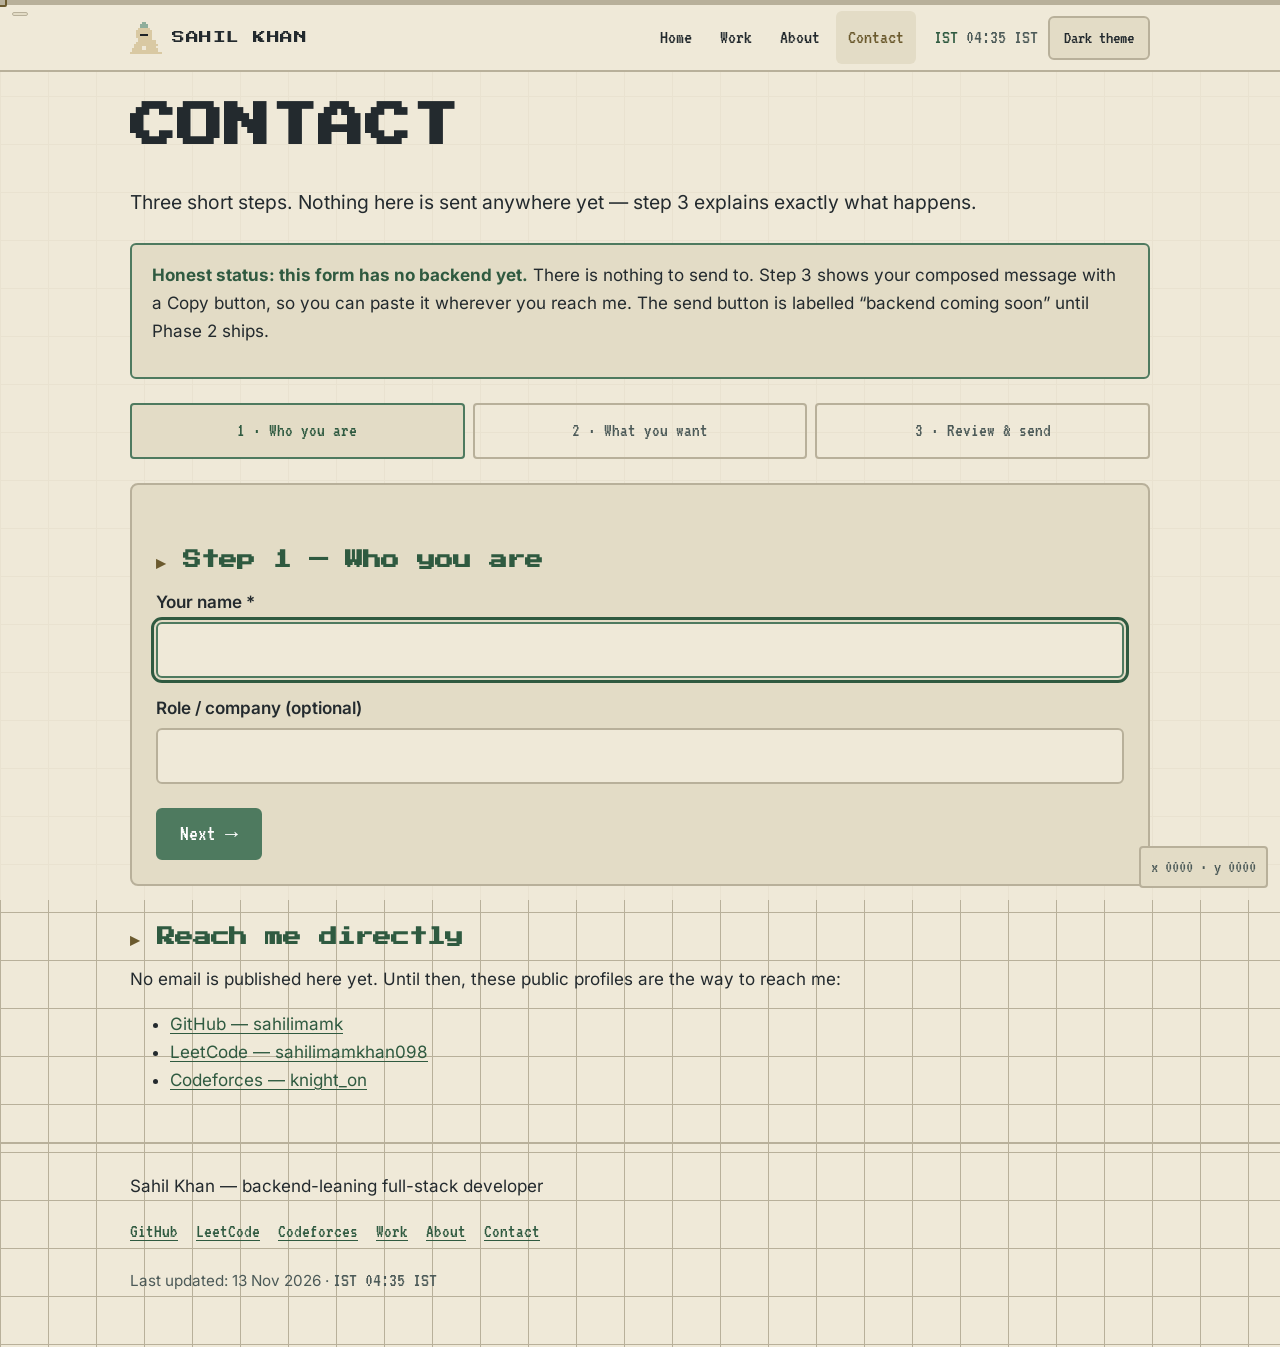
<file: contact.html>
<!DOCTYPE html>
<html lang="en">
<head>
<meta charset="utf-8">
<meta name="viewport" content="width=device-width, initial-scale=1">
<title>Contact — Sahil Khan</title>
<meta name="description" content="Contact Sahil Khan about a backend or full-stack internship, or about a project. A three-step form: who you are, what you want, review and send.">
<meta property="og:type" content="website">
<meta property="og:title" content="Contact — Sahil Khan">
<meta property="og:description" content="Contact Sahil Khan about a backend or full-stack internship, or about a project.">
<meta property="og:image" content="assets/img/og-image.png">
<meta name="twitter:card" content="summary_large_image">
<meta name="twitter:title" content="Contact — Sahil Khan">
<meta name="twitter:description" content="Contact Sahil Khan about a backend or full-stack internship, or about a project.">
<link rel="icon" type="image/svg+xml" href="assets/img/favicon.svg">
<link rel="icon" type="image/png" sizes="32x32" href="assets/img/favicon-32.png">
<link rel="apple-touch-icon" sizes="180x180" href="assets/img/apple-touch-icon.png">
<link rel="stylesheet" href="assets/css/main.css">
<link rel="stylesheet" href="assets/css/print.css" media="print">
<script type="application/ld+json">{"@context":"https://schema.org","@type":"Person","name":"Sahil Khan","jobTitle":"Backend-leaning full-stack developer","alumniOf":{"@type":"CollegeOrUniversity","name":"Chandigarh University"},"sameAs":["https://github.com/sahilimamk","https://leetcode.com/u/sahilimamkhan098/","https://codeforces.com/profile/knight_on"]}</script>
</head>
<body>
<a class="skip-link" href="#main">Skip to content</a>
<div class="progress" aria-hidden="true"><span id="progressBar"></span></div>
<div class="cursor-dot" id="cursorDot" aria-hidden="true"></div>
<div class="cursor-label" id="cursorLabel" aria-hidden="true"></div>
<header class="site-header"><div class="wrap header-inner">
<a class="brand" href="index.html" aria-label="Sahil Khan — home"><svg class="knight" viewBox="0 0 16 16" width="32" height="32" role="img" aria-label="Pixel knight" shape-rendering="crispEdges"><rect x="6" y="0" width="2" height="1" fill="#8fae9b"/><rect x="5" y="1" width="4" height="1" fill="#8fae9b"/><rect x="5" y="2" width="4" height="1" fill="#8fae9b"/><rect x="4" y="3" width="6" height="1" fill="#d9c9a3"/><rect x="3" y="4" width="8" height="1" fill="#d9c9a3"/><rect x="3" y="5" width="8" height="1" fill="#d9c9a3"/><rect x="3" y="6" width="2" height="1" fill="#d9c9a3"/><rect x="5" y="6" width="4" height="1" fill="#1f2428"/><rect x="9" y="6" width="2" height="1" fill="#d9c9a3"/><rect x="3" y="7" width="8" height="1" fill="#d9c9a3"/><rect x="4" y="8" width="7" height="1" fill="#d9c9a3"/><rect x="4" y="9" width="9" height="1" fill="#d9c9a3"/><rect x="3" y="10" width="10" height="1" fill="#d9c9a3"/><rect x="2" y="11" width="12" height="1" fill="#d9c9a3"/><rect x="2" y="12" width="4" height="1" fill="#d9c9a3"/><rect x="8" y="12" width="5" height="1" fill="#d9c9a3"/><rect x="1" y="13" width="5" height="1" fill="#d9c9a3"/><rect x="8" y="13" width="6" height="1" fill="#d9c9a3"/><rect x="1" y="14" width="13" height="1" fill="#d9c9a3"/><rect x="0" y="15" width="16" height="1" fill="#d9c9a3"/></svg><span class="brand-name">SAHIL&nbsp;KHAN</span></a>
<nav class="site-nav" aria-label="Main navigation">
<a href="index.html">Home</a>
<a href="work/index.html">Work</a>
<a href="about.html">About</a>
<a href="contact.html" aria-current="page">Contact</a>
</nav>
<div class="header-tools"><span class="clock" title="Current time in India"><span class="clock-label">IST</span> <time id="clock" datetime="">--:--</time></span>
<button class="theme-toggle" id="themeToggle" type="button">Theme</button></div>
</div></header>
<main id="main">
<div class="wrap">
<h1>CONTACT</h1>
<p class="lede">Three short steps. Nothing here is sent anywhere yet — step 3 explains exactly what happens.</p>

<div class="notice" role="note">
<p><strong>Honest status: this form has no backend yet.</strong> There is nothing to send to. Step 3 shows your composed message with a Copy button, so you can paste it wherever you reach me. The send button is labelled &ldquo;backend coming soon&rdquo; until Phase 2 ships.</p>
</div>

<form id="contactForm" novalidate>
<ol class="form-steps" aria-label="Form progress">
<li aria-current="step">1 &middot; Who you are</li>
<li>2 &middot; What you want</li>
<li>3 &middot; Review &amp; send</li>
</ol>

<div class="form-panel" id="step1" aria-labelledby="step1Title">
<h2 id="step1Title">Step 1 — Who you are</h2>
<label for="fName">Your name *</label>
<input type="text" id="fName" name="name" autocomplete="name" required minlength="2" aria-describedby="errName">
<p class="field-error" id="errName" role="alert"></p>
<label for="fOrg">Role / company (optional)</label>
<input type="text" id="fOrg" name="org" autocomplete="organization">
<div class="form-actions">
<button class="btn" type="button" data-next>Next →</button>
</div>
</div>

<div class="form-panel" id="step2" aria-labelledby="step2Title" hidden>
<h2 id="step2Title">Step 2 — What you want</h2>
<p id="topicLabel">Topic * — pick one:</p>
<div class="topic-chips" role="group" aria-labelledby="topicLabel">
<button class="topic-chip" type="button" data-topic="Internship" aria-pressed="false">Internship</button>
<button class="topic-chip" type="button" data-topic="DraftShot" aria-pressed="false">DraftShot</button>
<button class="topic-chip" type="button" data-topic="DSA Buddy" aria-pressed="false">DSA Buddy</button>
<button class="topic-chip" type="button" data-topic="Another project" aria-pressed="false">Another project</button>
<button class="topic-chip" type="button" data-topic="Something else" aria-pressed="false">Something else</button>
</div>
<p class="field-error" id="errTopic" role="alert"></p>
<label for="fMessage">Your message *</label>
<textarea id="fMessage" name="message" rows="6" required minlength="10" aria-describedby="errMessage"></textarea>
<p class="field-error" id="errMessage" role="alert"></p>
<div class="form-actions">
<button class="btn btn-ghost" type="button" data-back>← Back</button>
<button class="btn" type="button" data-next>Review →</button>
</div>
</div>

<div class="form-panel" id="step3" aria-labelledby="step3Title" hidden>
<h2 id="step3Title">Step 3 — Review &amp; send</h2>
<p>Here is your message, exactly as composed:</p>
<div class="review-box" id="reviewBox" tabindex="0"></div>
<div class="form-actions">
<button class="btn" type="button" id="copyMessage">Copy message</button>
<button class="btn btn-ghost" type="submit" disabled title="No backend yet — Phase 2">Send — backend coming soon</button>
</div>
<p id="copyStatus" role="status" aria-live="polite"></p>
<p><strong>This message has not been sent.</strong> There is no backend yet. Copy it above, or reach me through one of the public links below.</p>
<div class="form-actions">
<button class="btn btn-ghost" type="button" data-back>← Back to edit</button>
</div>
</div>

<!-- Honeypot field for the Phase 2 contract (POST /api/contact {name, org, topic, message, honeypot}). Humans never see it. -->
<p class="honeypot" aria-hidden="true"><label for="fWebsite">Leave this field empty</label>
<input type="text" id="fWebsite" name="website" tabindex="-1" autocomplete="off"></p>
</form>

<section class="fallback-links" aria-labelledby="fallbackTitle">
<h2 id="fallbackTitle">Reach me directly</h2>
<p>No email is published here yet. <!-- OWNER TO SUPPLY: email, if one is ever published --> Until then, these public profiles are the way to reach me:</p>
<ul>
<li><a href="https://github.com/sahilimamk">GitHub — sahilimamk</a></li>
<li><a href="https://leetcode.com/u/sahilimamkhan098/">LeetCode — sahilimamkhan098</a></li>
<li><a href="https://codeforces.com/profile/knight_on">Codeforces — knight_on</a></li>
</ul>
</section>
</div>
</main>
<footer class="site-footer"><div class="wrap footer-inner">
<p class="footer-name">Sahil Khan — backend-leaning full-stack developer</p>
<nav class="footer-nav" aria-label="Footer links">
<a href="https://github.com/sahilimamk">GitHub</a> <a href="https://leetcode.com/u/sahilimamkhan098/">LeetCode</a> <a href="https://codeforces.com/profile/knight_on">Codeforces</a> <a href="work/index.html">Work</a> <a href="about.html">About</a> <a href="contact.html">Contact</a>
</nav>
<p class="footer-meta">Last updated: 13 Nov 2026 &middot; <span class="clock">IST <time id="clockFooter" datetime="">--:--</time></span></p>
</div></footer>
<div class="coords" id="coords" aria-hidden="true">x 0000 &middot; y 0000</div>
<script src="assets/js/config.js" defer></script>
<script src="assets/js/data.js" defer></script>
<script src="assets/js/main.js" defer></script>
<script src="assets/js/cursor.js" defer></script>
<script src="assets/js/contact-form.js" defer></script>
</body>
</html>
</file>
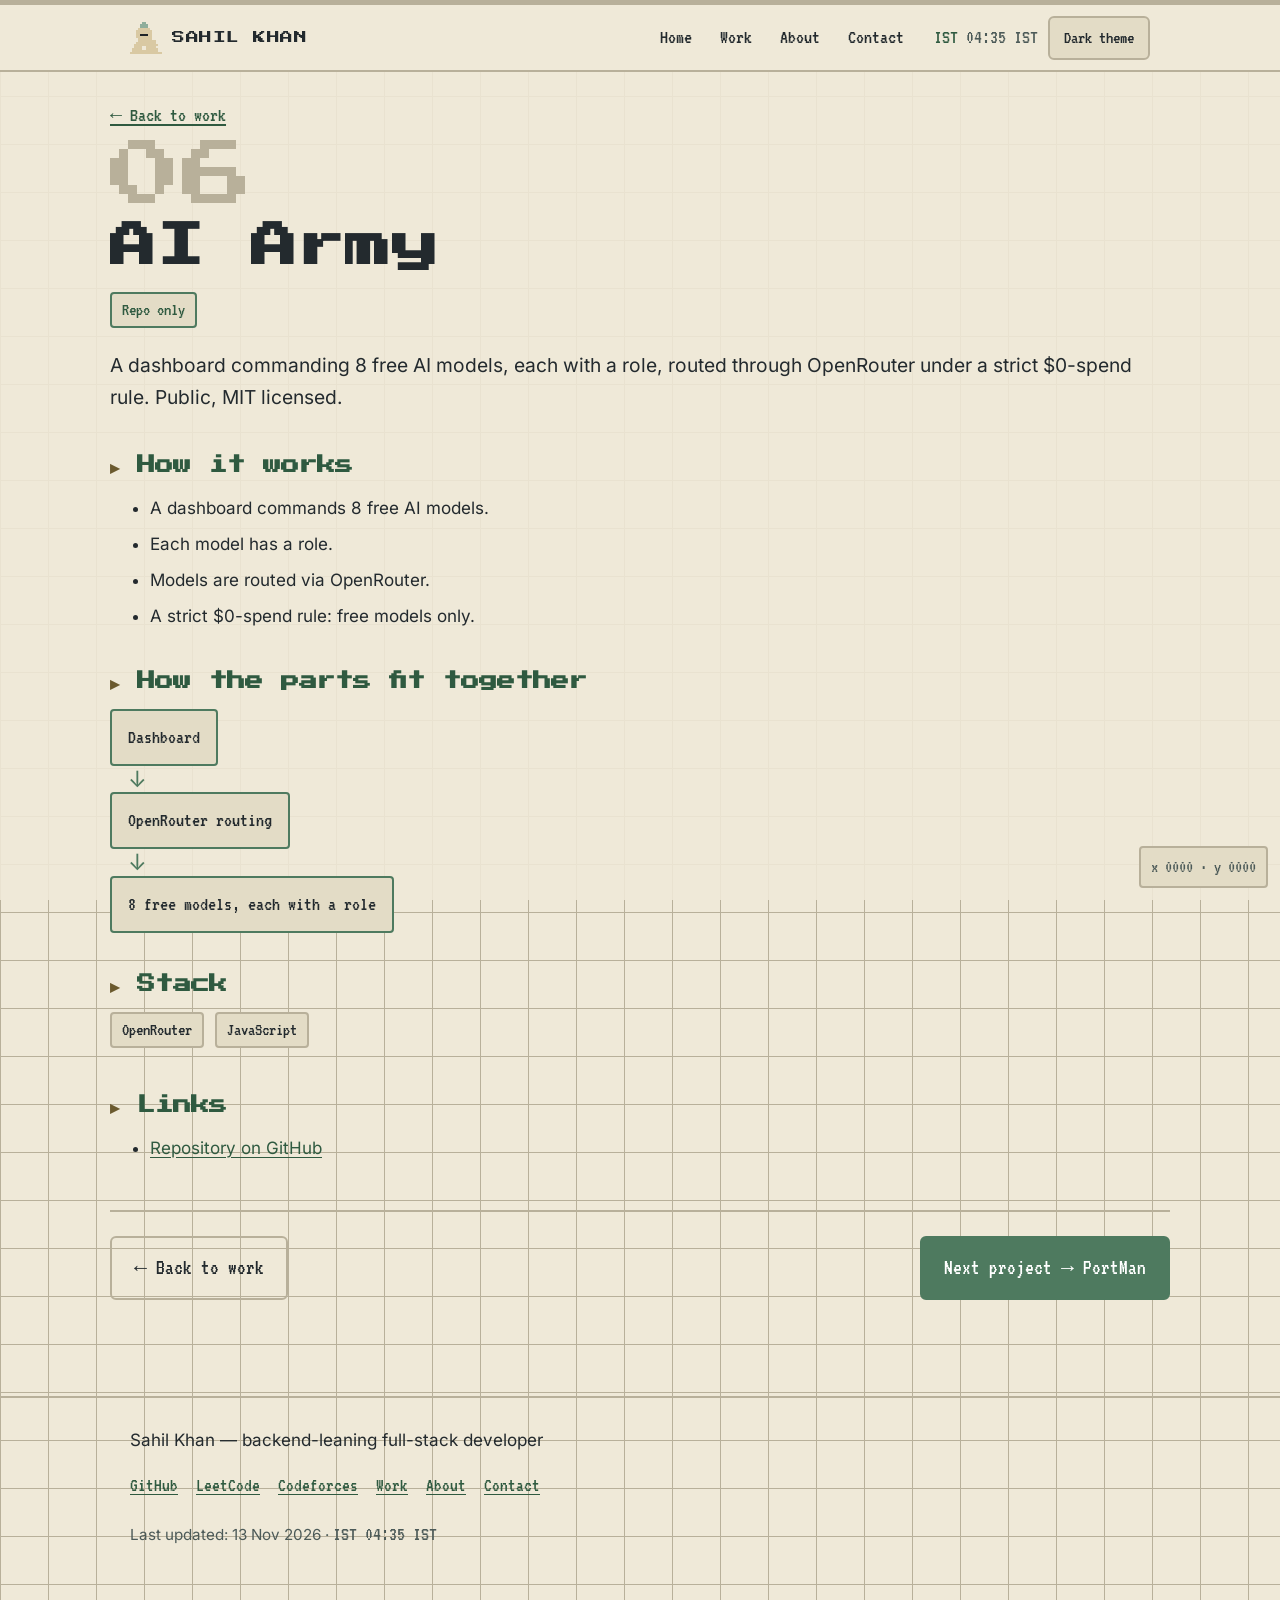
<file: work/ai-army.html>
<!DOCTYPE html>
<html lang="en">
<head>
<meta charset="utf-8">
<meta name="viewport" content="width=device-width, initial-scale=1">
<title>AI Army — Case Study — Sahil Khan</title>
<meta name="description" content="AI Army: One dashboard commanding 8 free AI models, each with a role.">
<meta property="og:type" content="website">
<meta property="og:title" content="AI Army — Case Study — Sahil Khan">
<meta property="og:description" content="AI Army: One dashboard commanding 8 free AI models, each with a role.">
<meta property="og:image" content="../assets/img/og-image.png">
<meta name="twitter:card" content="summary_large_image">
<meta name="twitter:title" content="AI Army — Case Study — Sahil Khan">
<meta name="twitter:description" content="AI Army: One dashboard commanding 8 free AI models, each with a role.">
<link rel="icon" type="image/svg+xml" href="../assets/img/favicon.svg">
<link rel="icon" type="image/png" sizes="32x32" href="../assets/img/favicon-32.png">
<link rel="apple-touch-icon" sizes="180x180" href="../assets/img/apple-touch-icon.png">
<link rel="stylesheet" href="../assets/css/main.css">
<link rel="stylesheet" href="../assets/css/print.css" media="print">
<script type="application/ld+json">{"@context":"https://schema.org","@type":"Person","name":"Sahil Khan","jobTitle":"Backend-leaning full-stack developer","alumniOf":{"@type":"CollegeOrUniversity","name":"Chandigarh University"},"sameAs":["https://github.com/sahilimamk","https://leetcode.com/u/sahilimamkhan098/","https://codeforces.com/profile/knight_on"]}</script>
</head>
<body>
<a class="skip-link" href="#main">Skip to content</a>
<div class="progress" aria-hidden="true"><span id="progressBar"></span></div>
<div class="cursor-dot" id="cursorDot" aria-hidden="true"></div>
<div class="cursor-label" id="cursorLabel" aria-hidden="true"></div>
<header class="site-header"><div class="wrap header-inner">
<a class="brand" href="../index.html" aria-label="Sahil Khan — home"><svg class="knight" viewBox="0 0 16 16" width="32" height="32" role="img" aria-label="Pixel knight" shape-rendering="crispEdges"><rect x="6" y="0" width="2" height="1" fill="#8fae9b"/><rect x="5" y="1" width="4" height="1" fill="#8fae9b"/><rect x="5" y="2" width="4" height="1" fill="#8fae9b"/><rect x="4" y="3" width="6" height="1" fill="#d9c9a3"/><rect x="3" y="4" width="8" height="1" fill="#d9c9a3"/><rect x="3" y="5" width="8" height="1" fill="#d9c9a3"/><rect x="3" y="6" width="2" height="1" fill="#d9c9a3"/><rect x="5" y="6" width="4" height="1" fill="#1f2428"/><rect x="9" y="6" width="2" height="1" fill="#d9c9a3"/><rect x="3" y="7" width="8" height="1" fill="#d9c9a3"/><rect x="4" y="8" width="7" height="1" fill="#d9c9a3"/><rect x="4" y="9" width="9" height="1" fill="#d9c9a3"/><rect x="3" y="10" width="10" height="1" fill="#d9c9a3"/><rect x="2" y="11" width="12" height="1" fill="#d9c9a3"/><rect x="2" y="12" width="4" height="1" fill="#d9c9a3"/><rect x="8" y="12" width="5" height="1" fill="#d9c9a3"/><rect x="1" y="13" width="5" height="1" fill="#d9c9a3"/><rect x="8" y="13" width="6" height="1" fill="#d9c9a3"/><rect x="1" y="14" width="13" height="1" fill="#d9c9a3"/><rect x="0" y="15" width="16" height="1" fill="#d9c9a3"/></svg><span class="brand-name">SAHIL&nbsp;KHAN</span></a>
<nav class="site-nav" aria-label="Main navigation">
      <a href="../index.html">Home</a>
      <a href="../work/index.html">Work</a>
      <a href="../about.html">About</a>
      <a href="../contact.html">Contact</a>
    </nav>
<div class="header-tools"><span class="clock" title="Current time in India"><span class="clock-label">IST</span> <time id="clock" datetime="">--:--</time></span>
<button class="theme-toggle" id="themeToggle" type="button">Theme</button></div>
</div></header>
<main id="main">
<article class="wrap case-study">
<p class="crumb"><a href="../work/index.html">&larr; Back to work</a></p>
<p class="case-num" aria-hidden="true">06</p>
<h1>AI Army</h1>
<p><span class="chip status-chip">Repo only</span></p>
<p class="lede">A dashboard commanding 8 free AI models, each with a role, routed through OpenRouter under a strict $0-spend rule. Public, MIT licensed.</p>
<section aria-labelledby="h-how"><h2 id="h-how">How it works</h2>
<ul class="how-list">
  <li>A dashboard commands 8 free AI models.</li>
  <li>Each model has a role.</li>
  <li>Models are routed via OpenRouter.</li>
  <li>A strict $0-spend rule: free models only.</li>
</ul></section>
<section class="diagram" aria-label="How the parts fit together"><h2>How the parts fit together</h2>
<div class="pixel-diagram">
<span class="diagram-box">Dashboard</span><span class="diagram-arrow" aria-hidden="true">&darr;</span>
<span class="diagram-box">OpenRouter routing</span><span class="diagram-arrow" aria-hidden="true">&darr;</span>
<span class="diagram-box">8 free models, each with a role</span>
</div></section>
<section aria-labelledby="h-stack"><h2 id="h-stack">Stack</h2>
<p class="stack-chips"><span class="chip">OpenRouter</span> <span class="chip">JavaScript</span></p></section>
<section aria-labelledby="h-links"><h2 id="h-links">Links</h2>
<ul class="link-list">
  <li><a href="https://github.com/sahilimamk/ai-army">Repository on GitHub</a></li>
</ul></section>
<nav class="case-nav" aria-label="Project navigation"><a class="btn btn-ghost" href="../work/index.html">&larr; Back to work</a>
<a class="btn" href="../work/portman.html">Next project &rarr; PortMan</a></nav>
</article>
</main>
<footer class="site-footer"><div class="wrap footer-inner">
<p class="footer-name">Sahil Khan — backend-leaning full-stack developer</p>
<nav class="footer-nav" aria-label="Footer links">
<a href="https://github.com/sahilimamk">GitHub</a> <a href="https://leetcode.com/u/sahilimamkhan098/">LeetCode</a> <a href="https://codeforces.com/profile/knight_on">Codeforces</a> <a href="../work/index.html">Work</a> <a href="../about.html">About</a> <a href="../contact.html">Contact</a>
</nav>
<p class="footer-meta">Last updated: 13 Nov 2026 &middot; <span class="clock">IST <time id="clockFooter" datetime="">--:--</time></span></p>
</div></footer>
<div class="coords" id="coords" aria-hidden="true">x 0000 &middot; y 0000</div>
<script src="../assets/js/config.js" defer></script>
<script src="../assets/js/data.js" defer></script>
<script src="../assets/js/main.js" defer></script>
</body>
</html>
</file>
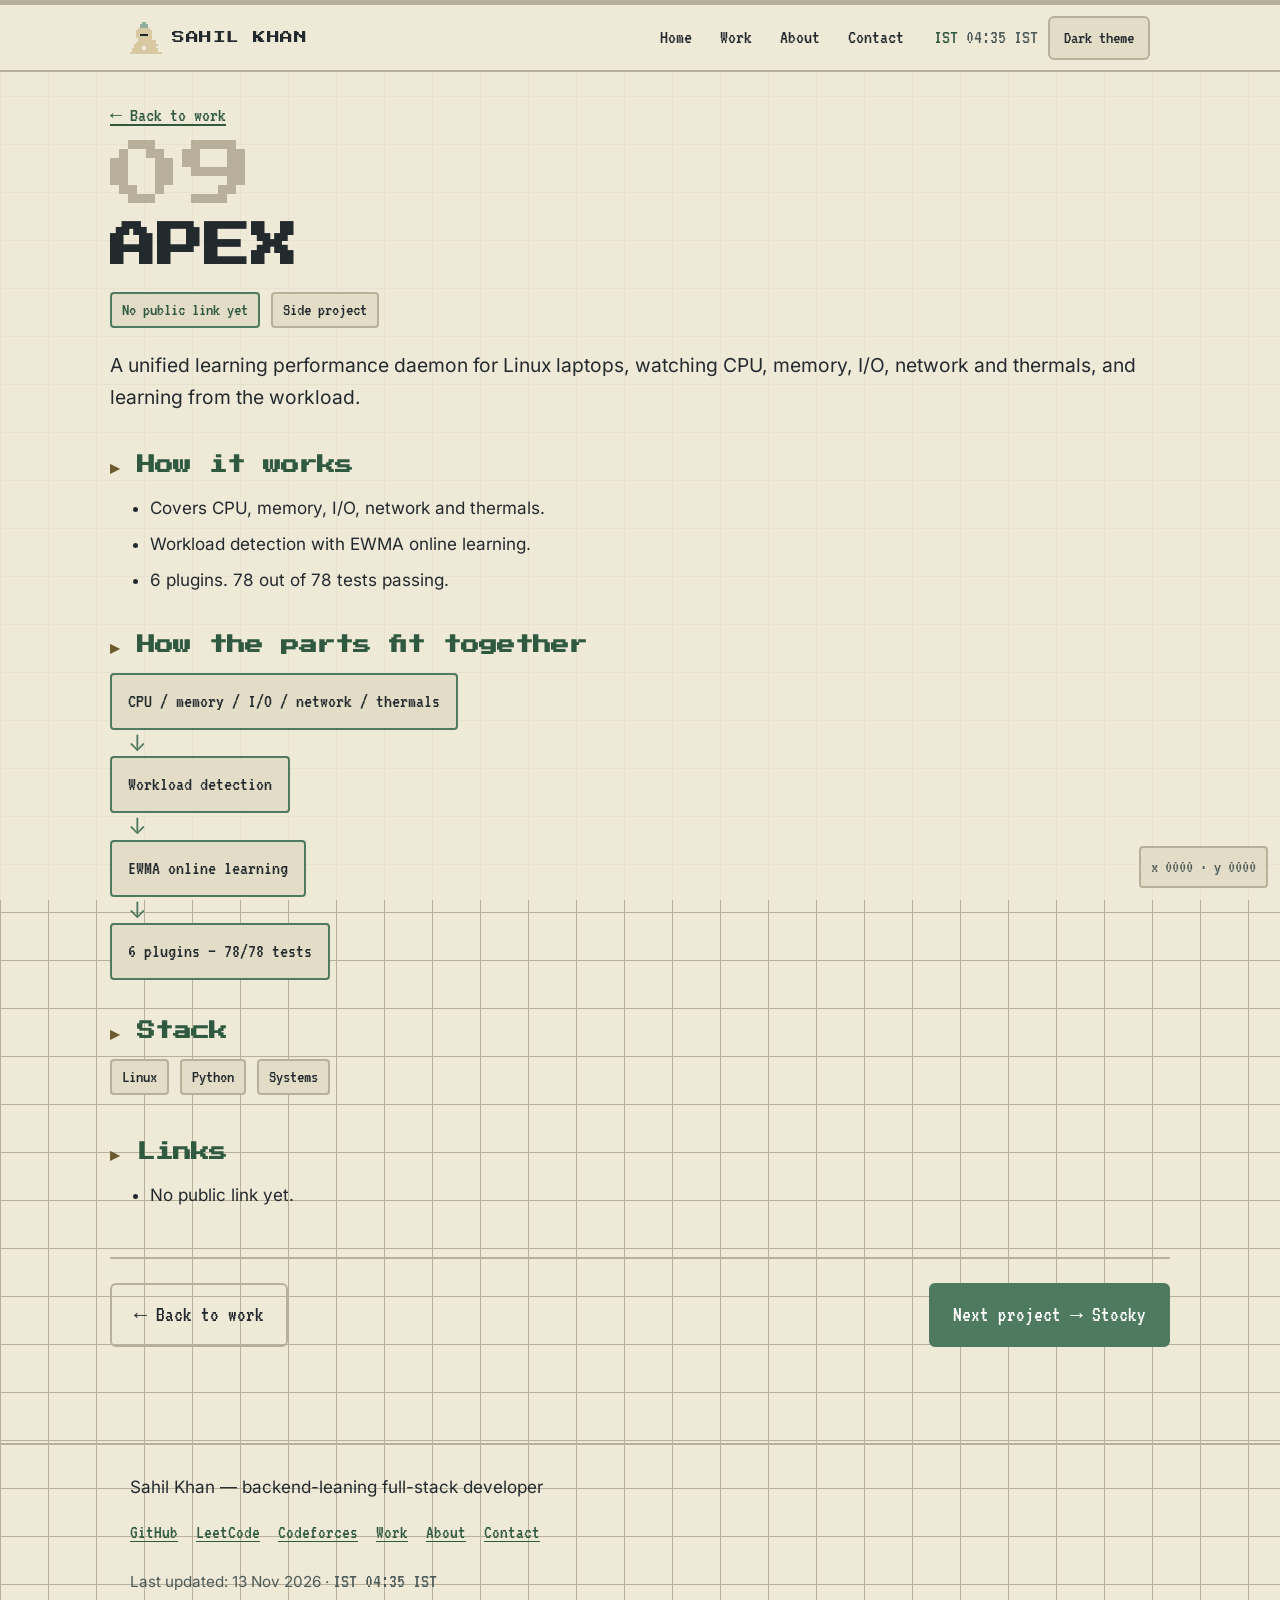
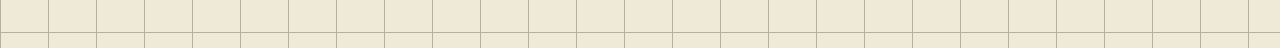
<file: work/apex.html>
<!DOCTYPE html>
<html lang="en">
<head>
<meta charset="utf-8">
<meta name="viewport" content="width=device-width, initial-scale=1">
<title>APEX — Case Study — Sahil Khan</title>
<meta name="description" content="APEX: A unified learning performance daemon for Linux laptops.">
<meta property="og:type" content="website">
<meta property="og:title" content="APEX — Case Study — Sahil Khan">
<meta property="og:description" content="APEX: A unified learning performance daemon for Linux laptops.">
<meta property="og:image" content="../assets/img/og-image.png">
<meta name="twitter:card" content="summary_large_image">
<meta name="twitter:title" content="APEX — Case Study — Sahil Khan">
<meta name="twitter:description" content="APEX: A unified learning performance daemon for Linux laptops.">
<link rel="icon" type="image/svg+xml" href="../assets/img/favicon.svg">
<link rel="icon" type="image/png" sizes="32x32" href="../assets/img/favicon-32.png">
<link rel="apple-touch-icon" sizes="180x180" href="../assets/img/apple-touch-icon.png">
<link rel="stylesheet" href="../assets/css/main.css">
<link rel="stylesheet" href="../assets/css/print.css" media="print">
<script type="application/ld+json">{"@context":"https://schema.org","@type":"Person","name":"Sahil Khan","jobTitle":"Backend-leaning full-stack developer","alumniOf":{"@type":"CollegeOrUniversity","name":"Chandigarh University"},"sameAs":["https://github.com/sahilimamk","https://leetcode.com/u/sahilimamkhan098/","https://codeforces.com/profile/knight_on"]}</script>
</head>
<body>
<a class="skip-link" href="#main">Skip to content</a>
<div class="progress" aria-hidden="true"><span id="progressBar"></span></div>
<div class="cursor-dot" id="cursorDot" aria-hidden="true"></div>
<div class="cursor-label" id="cursorLabel" aria-hidden="true"></div>
<header class="site-header"><div class="wrap header-inner">
<a class="brand" href="../index.html" aria-label="Sahil Khan — home"><svg class="knight" viewBox="0 0 16 16" width="32" height="32" role="img" aria-label="Pixel knight" shape-rendering="crispEdges"><rect x="6" y="0" width="2" height="1" fill="#8fae9b"/><rect x="5" y="1" width="4" height="1" fill="#8fae9b"/><rect x="5" y="2" width="4" height="1" fill="#8fae9b"/><rect x="4" y="3" width="6" height="1" fill="#d9c9a3"/><rect x="3" y="4" width="8" height="1" fill="#d9c9a3"/><rect x="3" y="5" width="8" height="1" fill="#d9c9a3"/><rect x="3" y="6" width="2" height="1" fill="#d9c9a3"/><rect x="5" y="6" width="4" height="1" fill="#1f2428"/><rect x="9" y="6" width="2" height="1" fill="#d9c9a3"/><rect x="3" y="7" width="8" height="1" fill="#d9c9a3"/><rect x="4" y="8" width="7" height="1" fill="#d9c9a3"/><rect x="4" y="9" width="9" height="1" fill="#d9c9a3"/><rect x="3" y="10" width="10" height="1" fill="#d9c9a3"/><rect x="2" y="11" width="12" height="1" fill="#d9c9a3"/><rect x="2" y="12" width="4" height="1" fill="#d9c9a3"/><rect x="8" y="12" width="5" height="1" fill="#d9c9a3"/><rect x="1" y="13" width="5" height="1" fill="#d9c9a3"/><rect x="8" y="13" width="6" height="1" fill="#d9c9a3"/><rect x="1" y="14" width="13" height="1" fill="#d9c9a3"/><rect x="0" y="15" width="16" height="1" fill="#d9c9a3"/></svg><span class="brand-name">SAHIL&nbsp;KHAN</span></a>
<nav class="site-nav" aria-label="Main navigation">
      <a href="../index.html">Home</a>
      <a href="../work/index.html">Work</a>
      <a href="../about.html">About</a>
      <a href="../contact.html">Contact</a>
    </nav>
<div class="header-tools"><span class="clock" title="Current time in India"><span class="clock-label">IST</span> <time id="clock" datetime="">--:--</time></span>
<button class="theme-toggle" id="themeToggle" type="button">Theme</button></div>
</div></header>
<main id="main">
<article class="wrap case-study">
<p class="crumb"><a href="../work/index.html">&larr; Back to work</a></p>
<p class="case-num" aria-hidden="true">09</p>
<h1>APEX</h1>
<p><span class="chip status-chip">No public link yet</span> <span class="chip">Side project</span></p>
<p class="lede">A unified learning performance daemon for Linux laptops, watching CPU, memory, I/O, network and thermals, and learning from the workload.</p>
<section aria-labelledby="h-how"><h2 id="h-how">How it works</h2>
<ul class="how-list">
  <li>Covers CPU, memory, I/O, network and thermals.</li>
  <li>Workload detection with EWMA online learning.</li>
  <li>6 plugins. 78 out of 78 tests passing.</li>
</ul></section>
<section class="diagram" aria-label="How the parts fit together"><h2>How the parts fit together</h2>
<div class="pixel-diagram">
<span class="diagram-box">CPU / memory / I/O / network / thermals</span><span class="diagram-arrow" aria-hidden="true">&darr;</span>
<span class="diagram-box">Workload detection</span><span class="diagram-arrow" aria-hidden="true">&darr;</span>
<span class="diagram-box">EWMA online learning</span><span class="diagram-arrow" aria-hidden="true">&darr;</span>
<span class="diagram-box">6 plugins — 78/78 tests</span>
</div></section>
<section aria-labelledby="h-stack"><h2 id="h-stack">Stack</h2>
<p class="stack-chips"><span class="chip">Linux</span> <span class="chip">Python</span> <span class="chip">Systems</span></p></section>
<section aria-labelledby="h-links"><h2 id="h-links">Links</h2>
<ul class="link-list">
  <li>No public link yet. <!-- OWNER TO SUPPLY: repo URL for APEX if one exists --></li>
</ul></section>
<nav class="case-nav" aria-label="Project navigation"><a class="btn btn-ghost" href="../work/index.html">&larr; Back to work</a>
<a class="btn" href="../work/stocky.html">Next project &rarr; Stocky</a></nav>
</article>
</main>
<footer class="site-footer"><div class="wrap footer-inner">
<p class="footer-name">Sahil Khan — backend-leaning full-stack developer</p>
<nav class="footer-nav" aria-label="Footer links">
<a href="https://github.com/sahilimamk">GitHub</a> <a href="https://leetcode.com/u/sahilimamkhan098/">LeetCode</a> <a href="https://codeforces.com/profile/knight_on">Codeforces</a> <a href="../work/index.html">Work</a> <a href="../about.html">About</a> <a href="../contact.html">Contact</a>
</nav>
<p class="footer-meta">Last updated: 13 Nov 2026 &middot; <span class="clock">IST <time id="clockFooter" datetime="">--:--</time></span></p>
</div></footer>
<div class="coords" id="coords" aria-hidden="true">x 0000 &middot; y 0000</div>
<script src="../assets/js/config.js" defer></script>
<script src="../assets/js/data.js" defer></script>
<script src="../assets/js/main.js" defer></script>
</body>
</html>
</file>
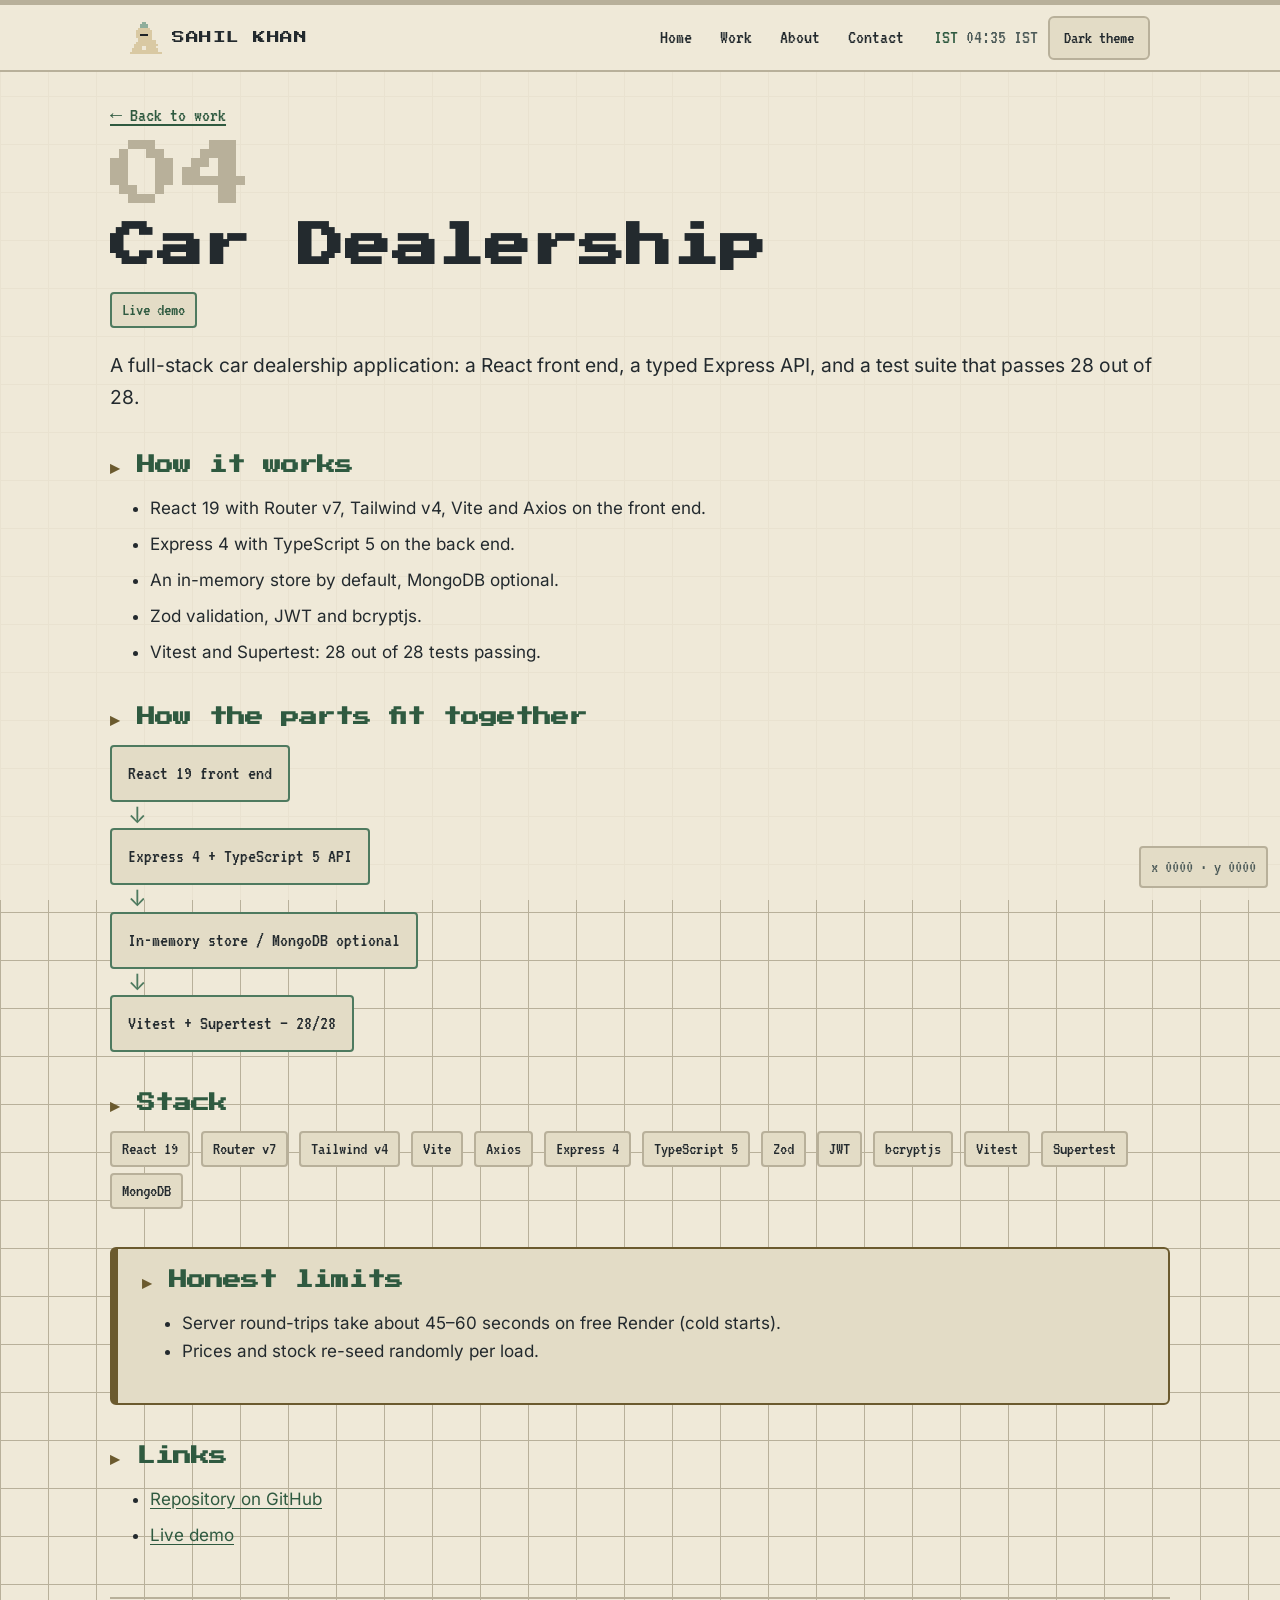
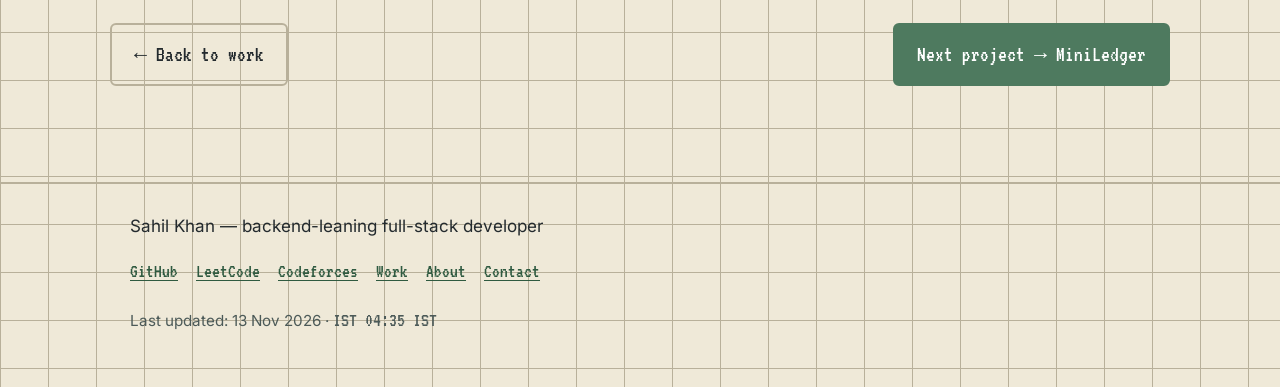
<file: work/car-dealership.html>
<!DOCTYPE html>
<html lang="en">
<head>
<meta charset="utf-8">
<meta name="viewport" content="width=device-width, initial-scale=1">
<title>Car Dealership — Case Study — Sahil Khan</title>
<meta name="description" content="Car Dealership: Full-stack car dealership app with a typed API and a passing test suite.">
<meta property="og:type" content="website">
<meta property="og:title" content="Car Dealership — Case Study — Sahil Khan">
<meta property="og:description" content="Car Dealership: Full-stack car dealership app with a typed API and a passing test suite.">
<meta property="og:image" content="../assets/img/og-image.png">
<meta name="twitter:card" content="summary_large_image">
<meta name="twitter:title" content="Car Dealership — Case Study — Sahil Khan">
<meta name="twitter:description" content="Car Dealership: Full-stack car dealership app with a typed API and a passing test suite.">
<link rel="icon" type="image/svg+xml" href="../assets/img/favicon.svg">
<link rel="icon" type="image/png" sizes="32x32" href="../assets/img/favicon-32.png">
<link rel="apple-touch-icon" sizes="180x180" href="../assets/img/apple-touch-icon.png">
<link rel="stylesheet" href="../assets/css/main.css">
<link rel="stylesheet" href="../assets/css/print.css" media="print">
<script type="application/ld+json">{"@context":"https://schema.org","@type":"Person","name":"Sahil Khan","jobTitle":"Backend-leaning full-stack developer","alumniOf":{"@type":"CollegeOrUniversity","name":"Chandigarh University"},"sameAs":["https://github.com/sahilimamk","https://leetcode.com/u/sahilimamkhan098/","https://codeforces.com/profile/knight_on"]}</script>
</head>
<body>
<a class="skip-link" href="#main">Skip to content</a>
<div class="progress" aria-hidden="true"><span id="progressBar"></span></div>
<div class="cursor-dot" id="cursorDot" aria-hidden="true"></div>
<div class="cursor-label" id="cursorLabel" aria-hidden="true"></div>
<header class="site-header"><div class="wrap header-inner">
<a class="brand" href="../index.html" aria-label="Sahil Khan — home"><svg class="knight" viewBox="0 0 16 16" width="32" height="32" role="img" aria-label="Pixel knight" shape-rendering="crispEdges"><rect x="6" y="0" width="2" height="1" fill="#8fae9b"/><rect x="5" y="1" width="4" height="1" fill="#8fae9b"/><rect x="5" y="2" width="4" height="1" fill="#8fae9b"/><rect x="4" y="3" width="6" height="1" fill="#d9c9a3"/><rect x="3" y="4" width="8" height="1" fill="#d9c9a3"/><rect x="3" y="5" width="8" height="1" fill="#d9c9a3"/><rect x="3" y="6" width="2" height="1" fill="#d9c9a3"/><rect x="5" y="6" width="4" height="1" fill="#1f2428"/><rect x="9" y="6" width="2" height="1" fill="#d9c9a3"/><rect x="3" y="7" width="8" height="1" fill="#d9c9a3"/><rect x="4" y="8" width="7" height="1" fill="#d9c9a3"/><rect x="4" y="9" width="9" height="1" fill="#d9c9a3"/><rect x="3" y="10" width="10" height="1" fill="#d9c9a3"/><rect x="2" y="11" width="12" height="1" fill="#d9c9a3"/><rect x="2" y="12" width="4" height="1" fill="#d9c9a3"/><rect x="8" y="12" width="5" height="1" fill="#d9c9a3"/><rect x="1" y="13" width="5" height="1" fill="#d9c9a3"/><rect x="8" y="13" width="6" height="1" fill="#d9c9a3"/><rect x="1" y="14" width="13" height="1" fill="#d9c9a3"/><rect x="0" y="15" width="16" height="1" fill="#d9c9a3"/></svg><span class="brand-name">SAHIL&nbsp;KHAN</span></a>
<nav class="site-nav" aria-label="Main navigation">
      <a href="../index.html">Home</a>
      <a href="../work/index.html">Work</a>
      <a href="../about.html">About</a>
      <a href="../contact.html">Contact</a>
    </nav>
<div class="header-tools"><span class="clock" title="Current time in India"><span class="clock-label">IST</span> <time id="clock" datetime="">--:--</time></span>
<button class="theme-toggle" id="themeToggle" type="button">Theme</button></div>
</div></header>
<main id="main">
<article class="wrap case-study">
<p class="crumb"><a href="../work/index.html">&larr; Back to work</a></p>
<p class="case-num" aria-hidden="true">04</p>
<h1>Car Dealership</h1>
<p><span class="chip status-chip">Live demo</span></p>
<p class="lede">A full-stack car dealership application: a React front end, a typed Express API, and a test suite that passes 28 out of 28.</p>
<section aria-labelledby="h-how"><h2 id="h-how">How it works</h2>
<ul class="how-list">
  <li>React 19 with Router v7, Tailwind v4, Vite and Axios on the front end.</li>
  <li>Express 4 with TypeScript 5 on the back end.</li>
  <li>An in-memory store by default, MongoDB optional.</li>
  <li>Zod validation, JWT and bcryptjs.</li>
  <li>Vitest and Supertest: 28 out of 28 tests passing.</li>
</ul></section>
<section class="diagram" aria-label="How the parts fit together"><h2>How the parts fit together</h2>
<div class="pixel-diagram">
<span class="diagram-box">React 19 front end</span><span class="diagram-arrow" aria-hidden="true">&darr;</span>
<span class="diagram-box">Express 4 + TypeScript 5 API</span><span class="diagram-arrow" aria-hidden="true">&darr;</span>
<span class="diagram-box">In-memory store / MongoDB optional</span><span class="diagram-arrow" aria-hidden="true">&darr;</span>
<span class="diagram-box">Vitest + Supertest — 28/28</span>
</div></section>
<section aria-labelledby="h-stack"><h2 id="h-stack">Stack</h2>
<p class="stack-chips"><span class="chip">React 19</span> <span class="chip">Router v7</span> <span class="chip">Tailwind v4</span> <span class="chip">Vite</span> <span class="chip">Axios</span> <span class="chip">Express 4</span> <span class="chip">TypeScript 5</span> <span class="chip">Zod</span> <span class="chip">JWT</span> <span class="chip">bcryptjs</span> <span class="chip">Vitest</span> <span class="chip">Supertest</span> <span class="chip">MongoDB</span></p></section>
<section class="limits-box" aria-labelledby="h-limits"><h2 id="h-limits">Honest limits</h2>
<ul>
  <li>Server round-trips take about 45–60 seconds on free Render (cold starts).</li>
  <li>Prices and stock re-seed randomly per load.</li>
</ul></section>
<section aria-labelledby="h-links"><h2 id="h-links">Links</h2>
<ul class="link-list">
  <li><a href="https://github.com/sahilimamk/car-dealership">Repository on GitHub</a></li>
  <li><a href="https://car-dealership-teal-seven.vercel.app">Live demo</a></li>
</ul></section>
<nav class="case-nav" aria-label="Project navigation"><a class="btn btn-ghost" href="../work/index.html">&larr; Back to work</a>
<a class="btn" href="../work/miniledger.html">Next project &rarr; MiniLedger</a></nav>
</article>
</main>
<footer class="site-footer"><div class="wrap footer-inner">
<p class="footer-name">Sahil Khan — backend-leaning full-stack developer</p>
<nav class="footer-nav" aria-label="Footer links">
<a href="https://github.com/sahilimamk">GitHub</a> <a href="https://leetcode.com/u/sahilimamkhan098/">LeetCode</a> <a href="https://codeforces.com/profile/knight_on">Codeforces</a> <a href="../work/index.html">Work</a> <a href="../about.html">About</a> <a href="../contact.html">Contact</a>
</nav>
<p class="footer-meta">Last updated: 13 Nov 2026 &middot; <span class="clock">IST <time id="clockFooter" datetime="">--:--</time></span></p>
</div></footer>
<div class="coords" id="coords" aria-hidden="true">x 0000 &middot; y 0000</div>
<script src="../assets/js/config.js" defer></script>
<script src="../assets/js/data.js" defer></script>
<script src="../assets/js/main.js" defer></script>
</body>
</html>
</file>
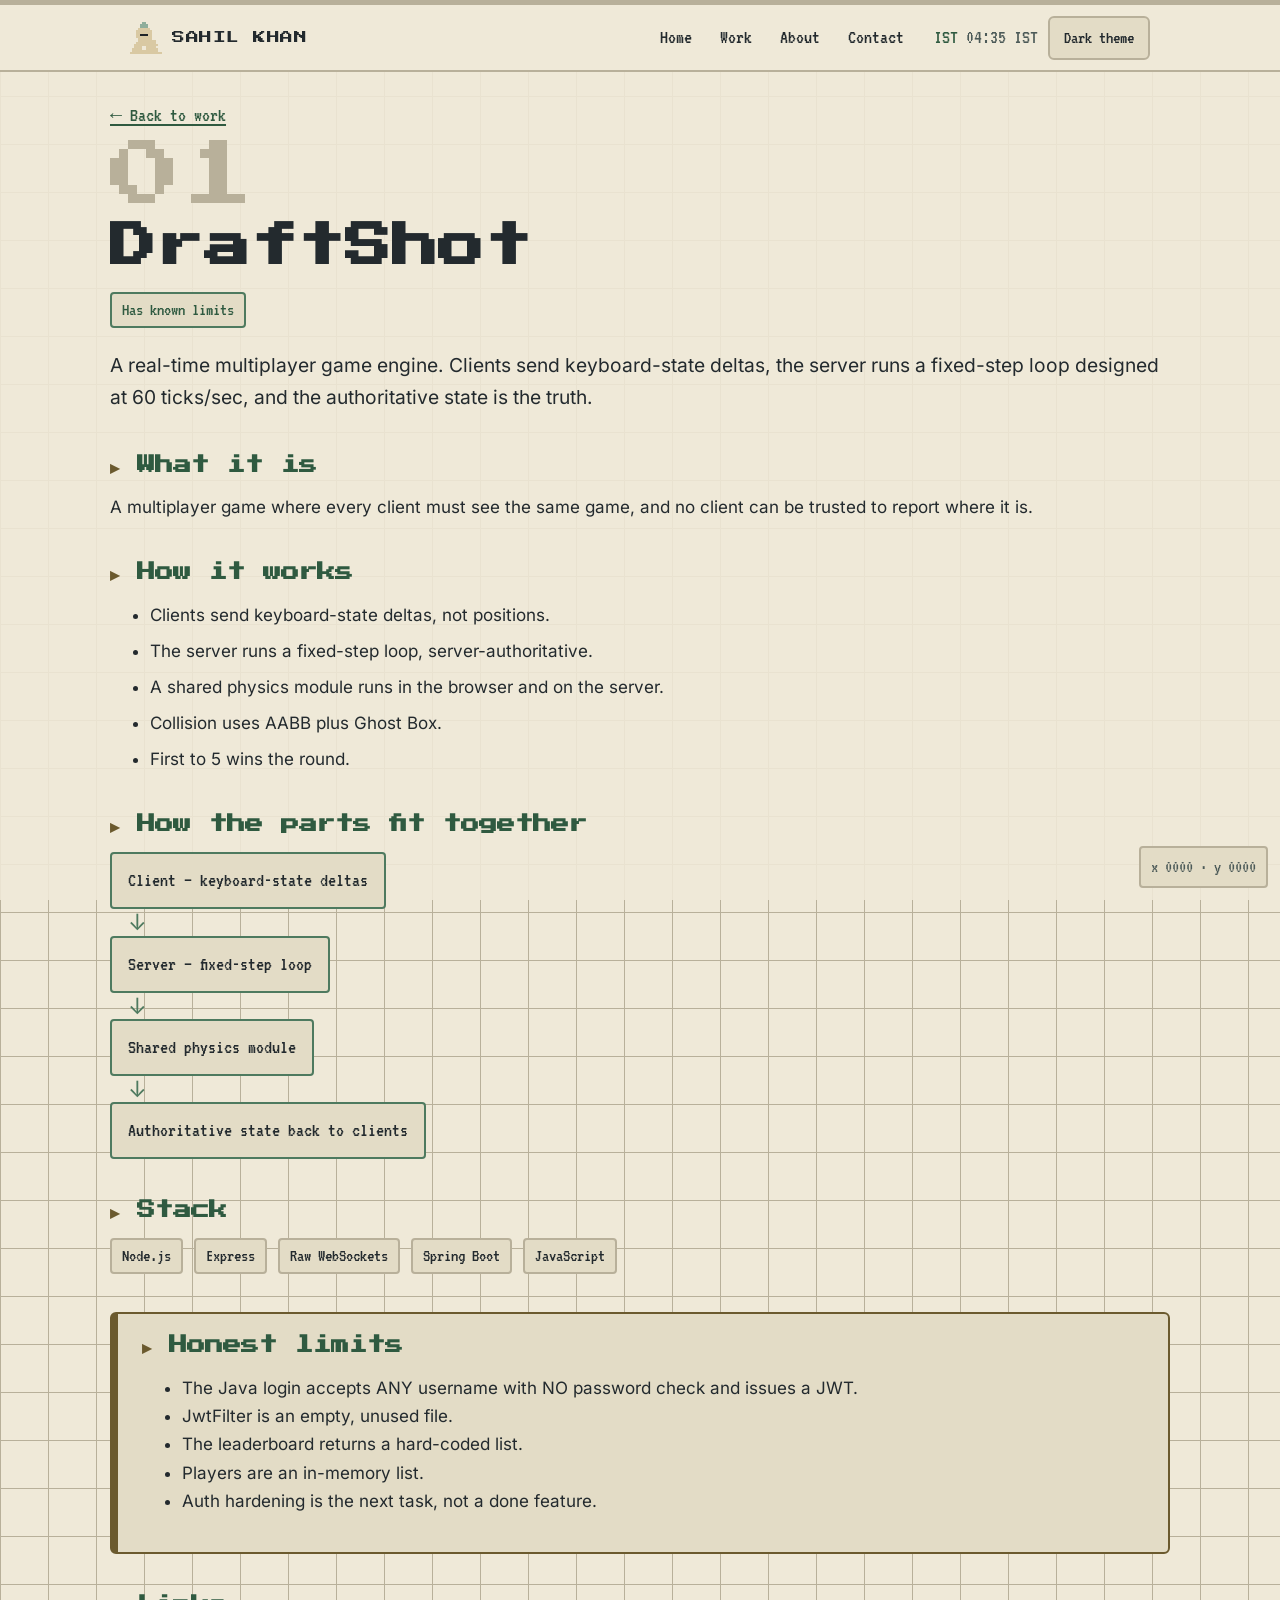
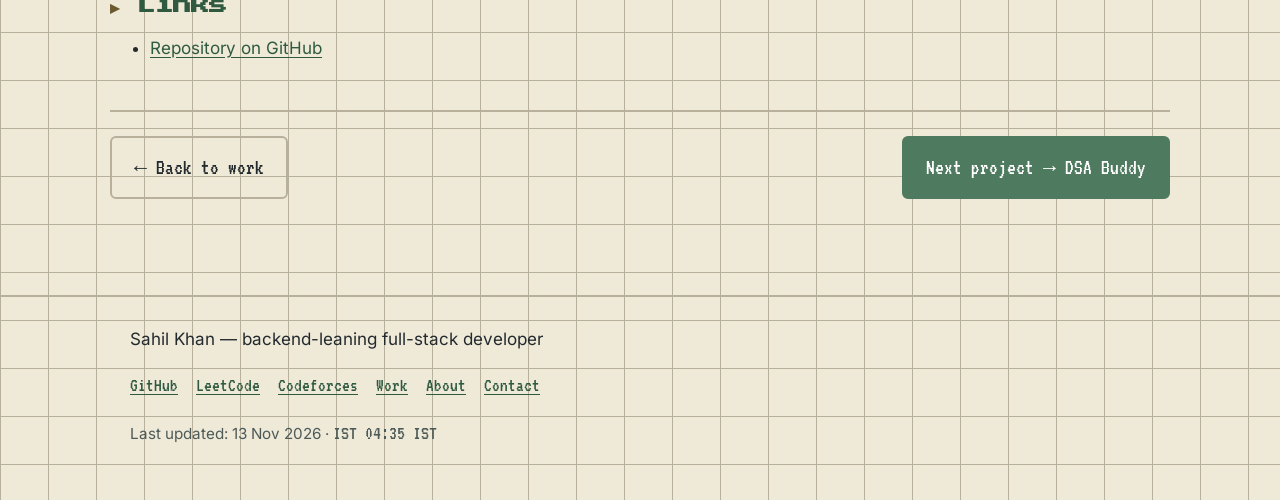
<file: work/draftshot.html>
<!DOCTYPE html>
<html lang="en">
<head>
<meta charset="utf-8">
<meta name="viewport" content="width=device-width, initial-scale=1">
<title>DraftShot — Case Study — Sahil Khan</title>
<meta name="description" content="DraftShot: Real-time multiplayer game engine, designed around a server-authoritative 60 ticks/sec loop.">
<meta property="og:type" content="website">
<meta property="og:title" content="DraftShot — Case Study — Sahil Khan">
<meta property="og:description" content="DraftShot: Real-time multiplayer game engine, designed around a server-authoritative 60 ticks/sec loop.">
<meta property="og:image" content="../assets/img/og-image.png">
<meta name="twitter:card" content="summary_large_image">
<meta name="twitter:title" content="DraftShot — Case Study — Sahil Khan">
<meta name="twitter:description" content="DraftShot: Real-time multiplayer game engine, designed around a server-authoritative 60 ticks/sec loop.">
<link rel="icon" type="image/svg+xml" href="../assets/img/favicon.svg">
<link rel="icon" type="image/png" sizes="32x32" href="../assets/img/favicon-32.png">
<link rel="apple-touch-icon" sizes="180x180" href="../assets/img/apple-touch-icon.png">
<link rel="stylesheet" href="../assets/css/main.css">
<link rel="stylesheet" href="../assets/css/print.css" media="print">
<script type="application/ld+json">{"@context":"https://schema.org","@type":"Person","name":"Sahil Khan","jobTitle":"Backend-leaning full-stack developer","alumniOf":{"@type":"CollegeOrUniversity","name":"Chandigarh University"},"sameAs":["https://github.com/sahilimamk","https://leetcode.com/u/sahilimamkhan098/","https://codeforces.com/profile/knight_on"]}</script>
</head>
<body>
<a class="skip-link" href="#main">Skip to content</a>
<div class="progress" aria-hidden="true"><span id="progressBar"></span></div>
<div class="cursor-dot" id="cursorDot" aria-hidden="true"></div>
<div class="cursor-label" id="cursorLabel" aria-hidden="true"></div>
<header class="site-header"><div class="wrap header-inner">
<a class="brand" href="../index.html" aria-label="Sahil Khan — home"><svg class="knight" viewBox="0 0 16 16" width="32" height="32" role="img" aria-label="Pixel knight" shape-rendering="crispEdges"><rect x="6" y="0" width="2" height="1" fill="#8fae9b"/><rect x="5" y="1" width="4" height="1" fill="#8fae9b"/><rect x="5" y="2" width="4" height="1" fill="#8fae9b"/><rect x="4" y="3" width="6" height="1" fill="#d9c9a3"/><rect x="3" y="4" width="8" height="1" fill="#d9c9a3"/><rect x="3" y="5" width="8" height="1" fill="#d9c9a3"/><rect x="3" y="6" width="2" height="1" fill="#d9c9a3"/><rect x="5" y="6" width="4" height="1" fill="#1f2428"/><rect x="9" y="6" width="2" height="1" fill="#d9c9a3"/><rect x="3" y="7" width="8" height="1" fill="#d9c9a3"/><rect x="4" y="8" width="7" height="1" fill="#d9c9a3"/><rect x="4" y="9" width="9" height="1" fill="#d9c9a3"/><rect x="3" y="10" width="10" height="1" fill="#d9c9a3"/><rect x="2" y="11" width="12" height="1" fill="#d9c9a3"/><rect x="2" y="12" width="4" height="1" fill="#d9c9a3"/><rect x="8" y="12" width="5" height="1" fill="#d9c9a3"/><rect x="1" y="13" width="5" height="1" fill="#d9c9a3"/><rect x="8" y="13" width="6" height="1" fill="#d9c9a3"/><rect x="1" y="14" width="13" height="1" fill="#d9c9a3"/><rect x="0" y="15" width="16" height="1" fill="#d9c9a3"/></svg><span class="brand-name">SAHIL&nbsp;KHAN</span></a>
<nav class="site-nav" aria-label="Main navigation">
      <a href="../index.html">Home</a>
      <a href="../work/index.html">Work</a>
      <a href="../about.html">About</a>
      <a href="../contact.html">Contact</a>
    </nav>
<div class="header-tools"><span class="clock" title="Current time in India"><span class="clock-label">IST</span> <time id="clock" datetime="">--:--</time></span>
<button class="theme-toggle" id="themeToggle" type="button">Theme</button></div>
</div></header>
<main id="main">
<article class="wrap case-study">
<p class="crumb"><a href="../work/index.html">&larr; Back to work</a></p>
<p class="case-num" aria-hidden="true">01</p>
<h1>DraftShot</h1>
<p><span class="chip status-chip">Has known limits</span></p>
<p class="lede">A real-time multiplayer game engine. Clients send keyboard-state deltas, the server runs a fixed-step loop designed at 60 ticks/sec, and the authoritative state is the truth.</p>
<!-- OWNER REVIEW: "60 ticks/sec" is the design from the repo, not an independently measured figure. Confirm wording before sharing. -->
<section aria-labelledby="h-problem"><h2 id="h-problem">What it is</h2>
<p>A multiplayer game where every client must see the same game, and no client can be trusted to report where it is.</p></section>
<section aria-labelledby="h-how"><h2 id="h-how">How it works</h2>
<ul class="how-list">
  <li>Clients send keyboard-state deltas, not positions.</li>
  <li>The server runs a fixed-step loop, server-authoritative.</li>
  <li>A shared physics module runs in the browser and on the server.</li>
  <li>Collision uses AABB plus Ghost Box.</li>
  <li>First to 5 wins the round.</li>
</ul></section>
<section class="diagram" aria-label="How the parts fit together"><h2>How the parts fit together</h2>
<div class="pixel-diagram">
<span class="diagram-box">Client — keyboard-state deltas</span><span class="diagram-arrow" aria-hidden="true">&darr;</span>
<span class="diagram-box">Server — fixed-step loop</span><span class="diagram-arrow" aria-hidden="true">&darr;</span>
<span class="diagram-box">Shared physics module</span><span class="diagram-arrow" aria-hidden="true">&darr;</span>
<span class="diagram-box">Authoritative state back to clients</span>
</div></section>
<section aria-labelledby="h-stack"><h2 id="h-stack">Stack</h2>
<p class="stack-chips"><span class="chip">Node.js</span> <span class="chip">Express</span> <span class="chip">Raw WebSockets</span> <span class="chip">Spring Boot</span> <span class="chip">JavaScript</span></p></section>
<section class="limits-box" aria-labelledby="h-limits"><h2 id="h-limits">Honest limits</h2>
<ul>
  <li>The Java login accepts ANY username with NO password check and issues a JWT.</li>
  <li>JwtFilter is an empty, unused file.</li>
  <li>The leaderboard returns a hard-coded list.</li>
  <li>Players are an in-memory list.</li>
  <li>Auth hardening is the next task, not a done feature.</li>
</ul></section>
<section aria-labelledby="h-links"><h2 id="h-links">Links</h2>
<ul class="link-list">
  <li><a href="https://github.com/sahilimamk/Game_multi">Repository on GitHub</a></li>
</ul></section>
<nav class="case-nav" aria-label="Project navigation"><a class="btn btn-ghost" href="../work/index.html">&larr; Back to work</a>
<a class="btn" href="../work/dsa-buddy.html">Next project &rarr; DSA Buddy</a></nav>
</article>
</main>
<footer class="site-footer"><div class="wrap footer-inner">
<p class="footer-name">Sahil Khan — backend-leaning full-stack developer</p>
<nav class="footer-nav" aria-label="Footer links">
<a href="https://github.com/sahilimamk">GitHub</a> <a href="https://leetcode.com/u/sahilimamkhan098/">LeetCode</a> <a href="https://codeforces.com/profile/knight_on">Codeforces</a> <a href="../work/index.html">Work</a> <a href="../about.html">About</a> <a href="../contact.html">Contact</a>
</nav>
<p class="footer-meta">Last updated: 13 Nov 2026 &middot; <span class="clock">IST <time id="clockFooter" datetime="">--:--</time></span></p>
</div></footer>
<div class="coords" id="coords" aria-hidden="true">x 0000 &middot; y 0000</div>
<script src="../assets/js/config.js" defer></script>
<script src="../assets/js/data.js" defer></script>
<script src="../assets/js/main.js" defer></script>
</body>
</html>
</file>
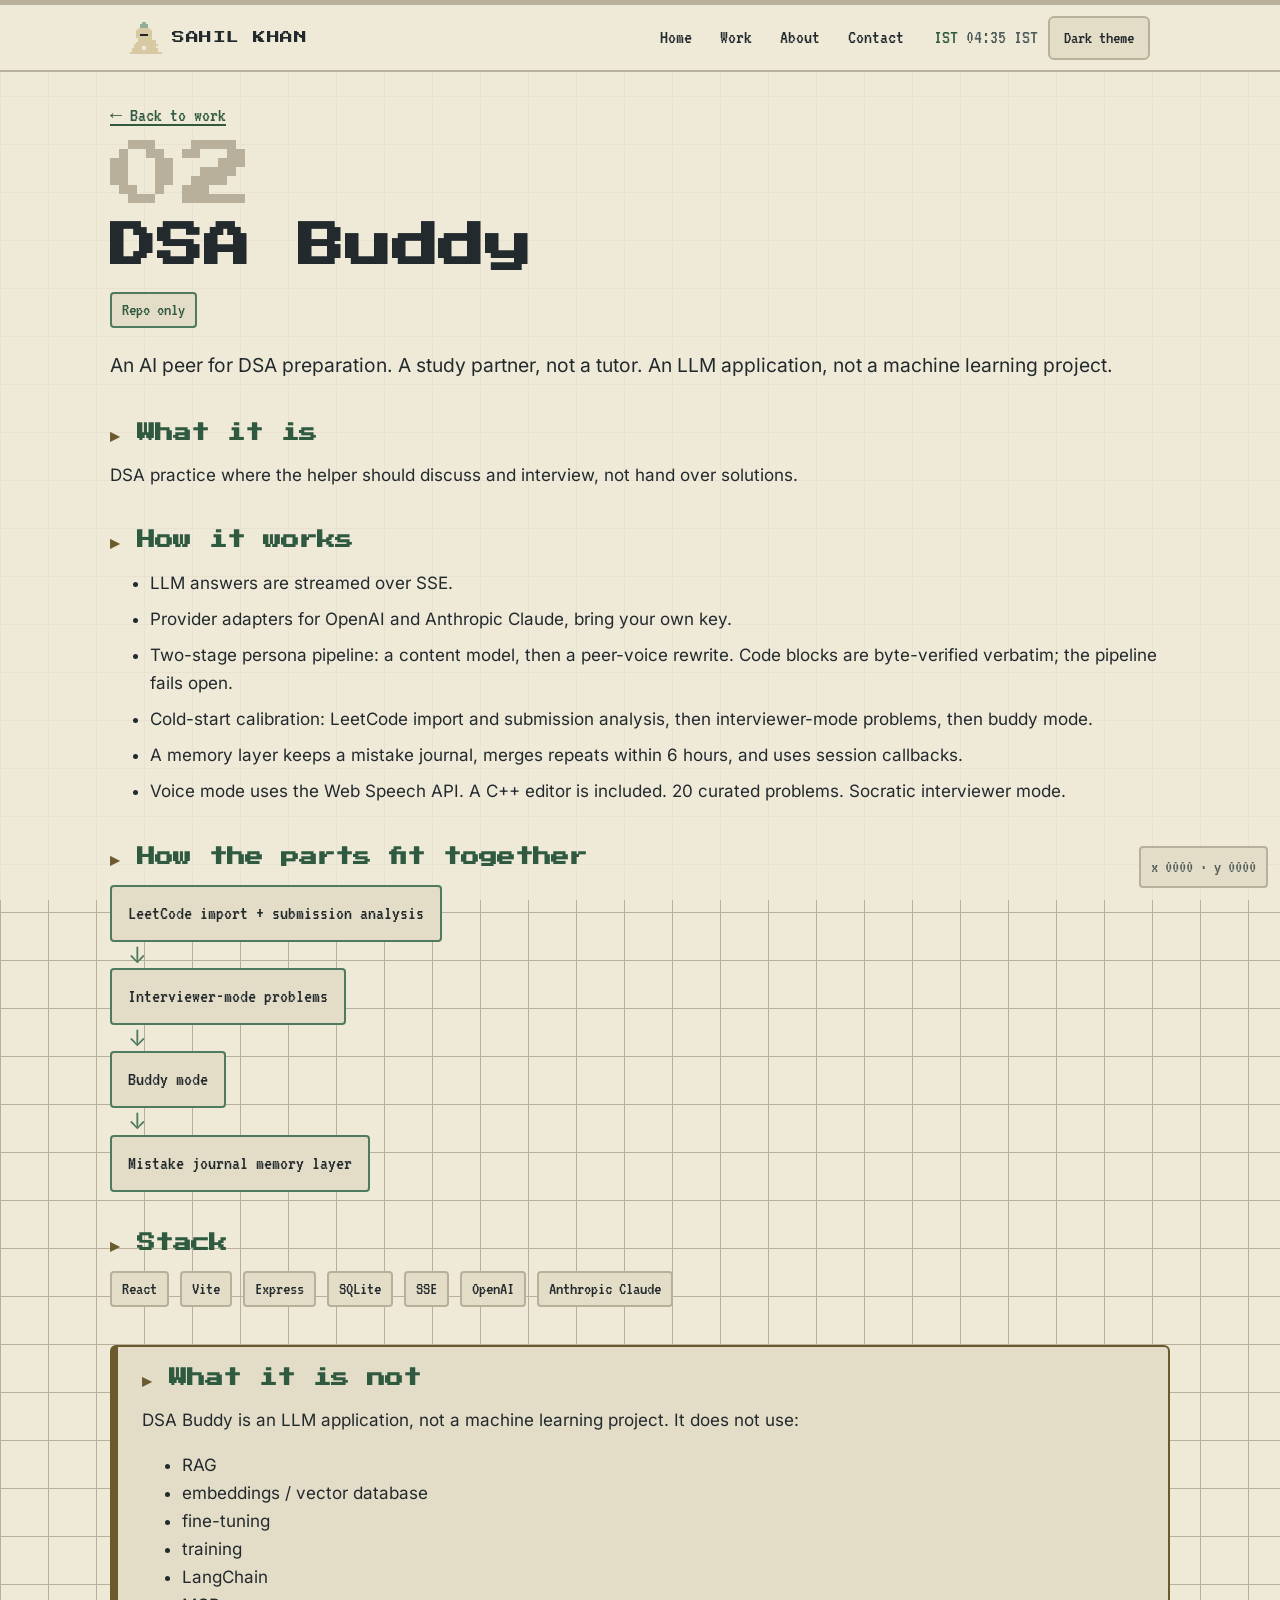
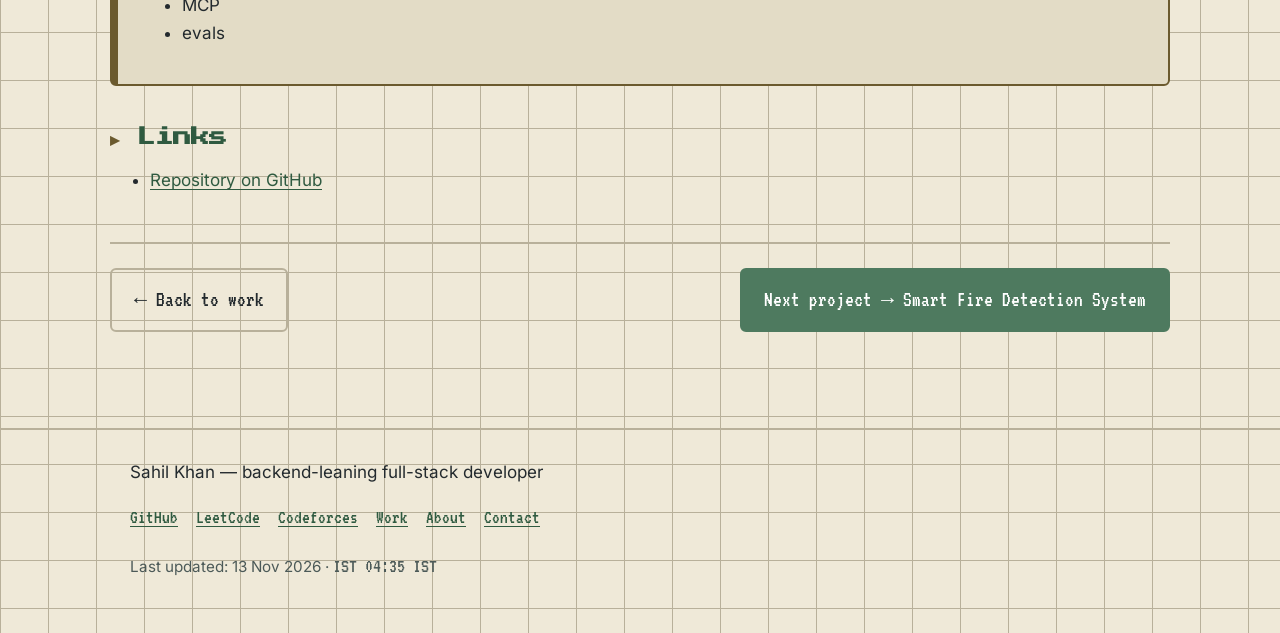
<file: work/dsa-buddy.html>
<!DOCTYPE html>
<html lang="en">
<head>
<meta charset="utf-8">
<meta name="viewport" content="width=device-width, initial-scale=1">
<title>DSA Buddy — Case Study — Sahil Khan</title>
<meta name="description" content="DSA Buddy: An AI peer for DSA prep — a study partner, not a tutor.">
<meta property="og:type" content="website">
<meta property="og:title" content="DSA Buddy — Case Study — Sahil Khan">
<meta property="og:description" content="DSA Buddy: An AI peer for DSA prep — a study partner, not a tutor.">
<meta property="og:image" content="../assets/img/og-image.png">
<meta name="twitter:card" content="summary_large_image">
<meta name="twitter:title" content="DSA Buddy — Case Study — Sahil Khan">
<meta name="twitter:description" content="DSA Buddy: An AI peer for DSA prep — a study partner, not a tutor.">
<link rel="icon" type="image/svg+xml" href="../assets/img/favicon.svg">
<link rel="icon" type="image/png" sizes="32x32" href="../assets/img/favicon-32.png">
<link rel="apple-touch-icon" sizes="180x180" href="../assets/img/apple-touch-icon.png">
<link rel="stylesheet" href="../assets/css/main.css">
<link rel="stylesheet" href="../assets/css/print.css" media="print">
<script type="application/ld+json">{"@context":"https://schema.org","@type":"Person","name":"Sahil Khan","jobTitle":"Backend-leaning full-stack developer","alumniOf":{"@type":"CollegeOrUniversity","name":"Chandigarh University"},"sameAs":["https://github.com/sahilimamk","https://leetcode.com/u/sahilimamkhan098/","https://codeforces.com/profile/knight_on"]}</script>
</head>
<body>
<a class="skip-link" href="#main">Skip to content</a>
<div class="progress" aria-hidden="true"><span id="progressBar"></span></div>
<div class="cursor-dot" id="cursorDot" aria-hidden="true"></div>
<div class="cursor-label" id="cursorLabel" aria-hidden="true"></div>
<header class="site-header"><div class="wrap header-inner">
<a class="brand" href="../index.html" aria-label="Sahil Khan — home"><svg class="knight" viewBox="0 0 16 16" width="32" height="32" role="img" aria-label="Pixel knight" shape-rendering="crispEdges"><rect x="6" y="0" width="2" height="1" fill="#8fae9b"/><rect x="5" y="1" width="4" height="1" fill="#8fae9b"/><rect x="5" y="2" width="4" height="1" fill="#8fae9b"/><rect x="4" y="3" width="6" height="1" fill="#d9c9a3"/><rect x="3" y="4" width="8" height="1" fill="#d9c9a3"/><rect x="3" y="5" width="8" height="1" fill="#d9c9a3"/><rect x="3" y="6" width="2" height="1" fill="#d9c9a3"/><rect x="5" y="6" width="4" height="1" fill="#1f2428"/><rect x="9" y="6" width="2" height="1" fill="#d9c9a3"/><rect x="3" y="7" width="8" height="1" fill="#d9c9a3"/><rect x="4" y="8" width="7" height="1" fill="#d9c9a3"/><rect x="4" y="9" width="9" height="1" fill="#d9c9a3"/><rect x="3" y="10" width="10" height="1" fill="#d9c9a3"/><rect x="2" y="11" width="12" height="1" fill="#d9c9a3"/><rect x="2" y="12" width="4" height="1" fill="#d9c9a3"/><rect x="8" y="12" width="5" height="1" fill="#d9c9a3"/><rect x="1" y="13" width="5" height="1" fill="#d9c9a3"/><rect x="8" y="13" width="6" height="1" fill="#d9c9a3"/><rect x="1" y="14" width="13" height="1" fill="#d9c9a3"/><rect x="0" y="15" width="16" height="1" fill="#d9c9a3"/></svg><span class="brand-name">SAHIL&nbsp;KHAN</span></a>
<nav class="site-nav" aria-label="Main navigation">
      <a href="../index.html">Home</a>
      <a href="../work/index.html">Work</a>
      <a href="../about.html">About</a>
      <a href="../contact.html">Contact</a>
    </nav>
<div class="header-tools"><span class="clock" title="Current time in India"><span class="clock-label">IST</span> <time id="clock" datetime="">--:--</time></span>
<button class="theme-toggle" id="themeToggle" type="button">Theme</button></div>
</div></header>
<main id="main">
<article class="wrap case-study">
<p class="crumb"><a href="../work/index.html">&larr; Back to work</a></p>
<p class="case-num" aria-hidden="true">02</p>
<h1>DSA Buddy</h1>
<p><span class="chip status-chip">Repo only</span></p>
<p class="lede">An AI peer for DSA preparation. A study partner, not a tutor. An LLM application, not a machine learning project.</p>
<section aria-labelledby="h-problem"><h2 id="h-problem">What it is</h2>
<p>DSA practice where the helper should discuss and interview, not hand over solutions.</p></section>
<section aria-labelledby="h-how"><h2 id="h-how">How it works</h2>
<ul class="how-list">
  <li>LLM answers are streamed over SSE.</li>
  <li>Provider adapters for OpenAI and Anthropic Claude, bring your own key.</li>
  <li>Two-stage persona pipeline: a content model, then a peer-voice rewrite. Code blocks are byte-verified verbatim; the pipeline fails open.</li>
  <li>Cold-start calibration: LeetCode import and submission analysis, then interviewer-mode problems, then buddy mode.</li>
  <li>A memory layer keeps a mistake journal, merges repeats within 6 hours, and uses session callbacks.</li>
  <li>Voice mode uses the Web Speech API. A C++ editor is included. 20 curated problems. Socratic interviewer mode.</li>
</ul></section>
<section class="diagram" aria-label="How the parts fit together"><h2>How the parts fit together</h2>
<div class="pixel-diagram">
<span class="diagram-box">LeetCode import + submission analysis</span><span class="diagram-arrow" aria-hidden="true">&darr;</span>
<span class="diagram-box">Interviewer-mode problems</span><span class="diagram-arrow" aria-hidden="true">&darr;</span>
<span class="diagram-box">Buddy mode</span><span class="diagram-arrow" aria-hidden="true">&darr;</span>
<span class="diagram-box">Mistake journal memory layer</span>
</div></section>
<section aria-labelledby="h-stack"><h2 id="h-stack">Stack</h2>
<p class="stack-chips"><span class="chip">React</span> <span class="chip">Vite</span> <span class="chip">Express</span> <span class="chip">SQLite</span> <span class="chip">SSE</span> <span class="chip">OpenAI</span> <span class="chip">Anthropic Claude</span></p></section>
<section class="limits-box" aria-labelledby="h-not"><h2 id="h-not">What it is not</h2>
<p>DSA Buddy is an LLM application, not a machine learning project. It does not use:</p>
<ul>
  <li>RAG</li>
  <li>embeddings / vector database</li>
  <li>fine-tuning</li>
  <li>training</li>
  <li>LangChain</li>
  <li>MCP</li>
  <li>evals</li>
</ul></section>
<section aria-labelledby="h-links"><h2 id="h-links">Links</h2>
<ul class="link-list">
  <li><a href="https://github.com/sahilimamk/dsa-buddy">Repository on GitHub</a></li>
</ul></section>
<nav class="case-nav" aria-label="Project navigation"><a class="btn btn-ghost" href="../work/index.html">&larr; Back to work</a>
<a class="btn" href="../work/fire-detection.html">Next project &rarr; Smart Fire Detection System</a></nav>
</article>
</main>
<footer class="site-footer"><div class="wrap footer-inner">
<p class="footer-name">Sahil Khan — backend-leaning full-stack developer</p>
<nav class="footer-nav" aria-label="Footer links">
<a href="https://github.com/sahilimamk">GitHub</a> <a href="https://leetcode.com/u/sahilimamkhan098/">LeetCode</a> <a href="https://codeforces.com/profile/knight_on">Codeforces</a> <a href="../work/index.html">Work</a> <a href="../about.html">About</a> <a href="../contact.html">Contact</a>
</nav>
<p class="footer-meta">Last updated: 13 Nov 2026 &middot; <span class="clock">IST <time id="clockFooter" datetime="">--:--</time></span></p>
</div></footer>
<div class="coords" id="coords" aria-hidden="true">x 0000 &middot; y 0000</div>
<script src="../assets/js/config.js" defer></script>
<script src="../assets/js/data.js" defer></script>
<script src="../assets/js/main.js" defer></script>
</body>
</html>
</file>
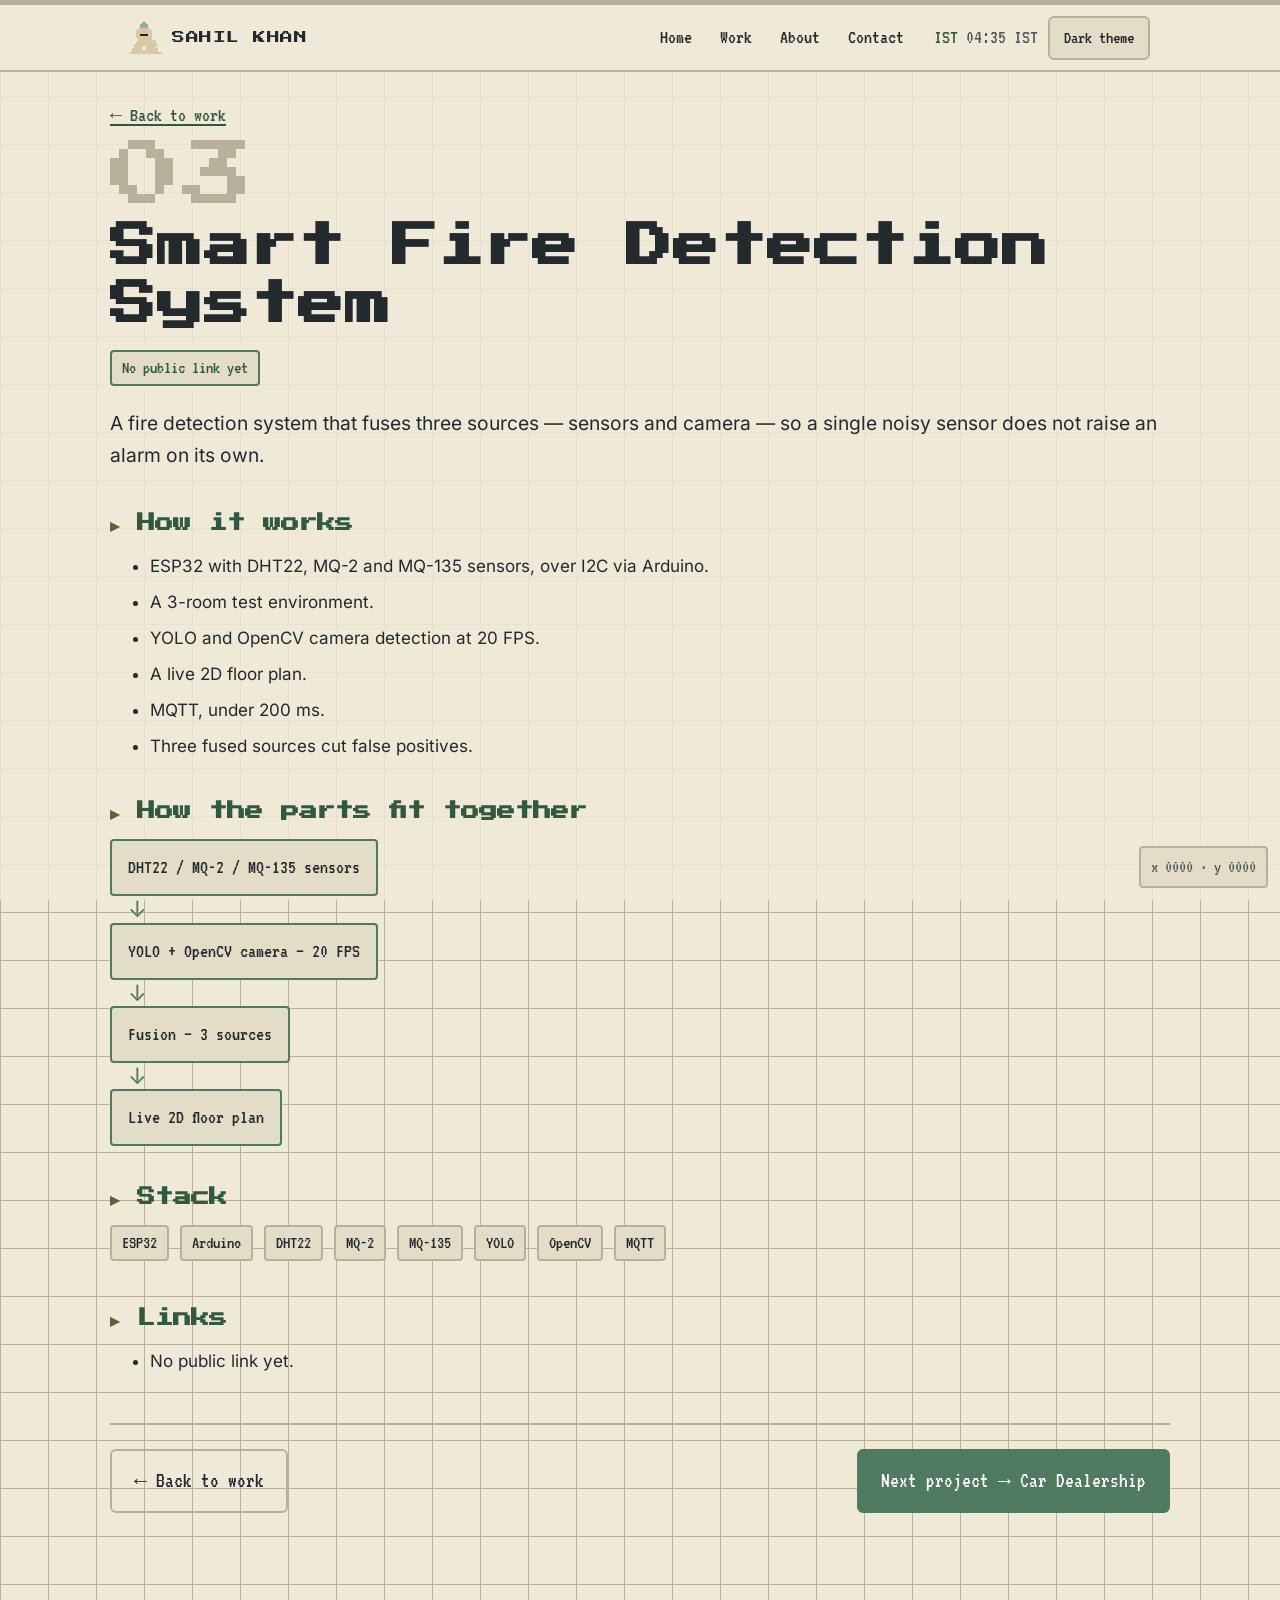
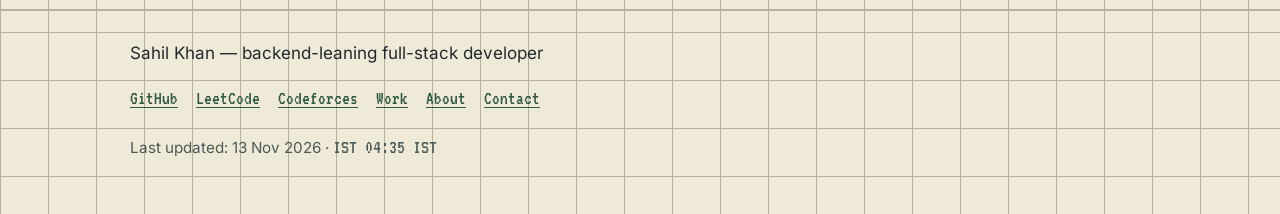
<file: work/fire-detection.html>
<!DOCTYPE html>
<html lang="en">
<head>
<meta charset="utf-8">
<meta name="viewport" content="width=device-width, initial-scale=1">
<title>Smart Fire Detection System — Case Study — Sahil Khan</title>
<meta name="description" content="Smart Fire Detection System: Three fused sensor sources plus camera detection, to cut false positives.">
<meta property="og:type" content="website">
<meta property="og:title" content="Smart Fire Detection System — Case Study — Sahil Khan">
<meta property="og:description" content="Smart Fire Detection System: Three fused sensor sources plus camera detection, to cut false positives.">
<meta property="og:image" content="../assets/img/og-image.png">
<meta name="twitter:card" content="summary_large_image">
<meta name="twitter:title" content="Smart Fire Detection System — Case Study — Sahil Khan">
<meta name="twitter:description" content="Smart Fire Detection System: Three fused sensor sources plus camera detection, to cut false positives.">
<link rel="icon" type="image/svg+xml" href="../assets/img/favicon.svg">
<link rel="icon" type="image/png" sizes="32x32" href="../assets/img/favicon-32.png">
<link rel="apple-touch-icon" sizes="180x180" href="../assets/img/apple-touch-icon.png">
<link rel="stylesheet" href="../assets/css/main.css">
<link rel="stylesheet" href="../assets/css/print.css" media="print">
<script type="application/ld+json">{"@context":"https://schema.org","@type":"Person","name":"Sahil Khan","jobTitle":"Backend-leaning full-stack developer","alumniOf":{"@type":"CollegeOrUniversity","name":"Chandigarh University"},"sameAs":["https://github.com/sahilimamk","https://leetcode.com/u/sahilimamkhan098/","https://codeforces.com/profile/knight_on"]}</script>
</head>
<body>
<a class="skip-link" href="#main">Skip to content</a>
<div class="progress" aria-hidden="true"><span id="progressBar"></span></div>
<div class="cursor-dot" id="cursorDot" aria-hidden="true"></div>
<div class="cursor-label" id="cursorLabel" aria-hidden="true"></div>
<header class="site-header"><div class="wrap header-inner">
<a class="brand" href="../index.html" aria-label="Sahil Khan — home"><svg class="knight" viewBox="0 0 16 16" width="32" height="32" role="img" aria-label="Pixel knight" shape-rendering="crispEdges"><rect x="6" y="0" width="2" height="1" fill="#8fae9b"/><rect x="5" y="1" width="4" height="1" fill="#8fae9b"/><rect x="5" y="2" width="4" height="1" fill="#8fae9b"/><rect x="4" y="3" width="6" height="1" fill="#d9c9a3"/><rect x="3" y="4" width="8" height="1" fill="#d9c9a3"/><rect x="3" y="5" width="8" height="1" fill="#d9c9a3"/><rect x="3" y="6" width="2" height="1" fill="#d9c9a3"/><rect x="5" y="6" width="4" height="1" fill="#1f2428"/><rect x="9" y="6" width="2" height="1" fill="#d9c9a3"/><rect x="3" y="7" width="8" height="1" fill="#d9c9a3"/><rect x="4" y="8" width="7" height="1" fill="#d9c9a3"/><rect x="4" y="9" width="9" height="1" fill="#d9c9a3"/><rect x="3" y="10" width="10" height="1" fill="#d9c9a3"/><rect x="2" y="11" width="12" height="1" fill="#d9c9a3"/><rect x="2" y="12" width="4" height="1" fill="#d9c9a3"/><rect x="8" y="12" width="5" height="1" fill="#d9c9a3"/><rect x="1" y="13" width="5" height="1" fill="#d9c9a3"/><rect x="8" y="13" width="6" height="1" fill="#d9c9a3"/><rect x="1" y="14" width="13" height="1" fill="#d9c9a3"/><rect x="0" y="15" width="16" height="1" fill="#d9c9a3"/></svg><span class="brand-name">SAHIL&nbsp;KHAN</span></a>
<nav class="site-nav" aria-label="Main navigation">
      <a href="../index.html">Home</a>
      <a href="../work/index.html">Work</a>
      <a href="../about.html">About</a>
      <a href="../contact.html">Contact</a>
    </nav>
<div class="header-tools"><span class="clock" title="Current time in India"><span class="clock-label">IST</span> <time id="clock" datetime="">--:--</time></span>
<button class="theme-toggle" id="themeToggle" type="button">Theme</button></div>
</div></header>
<main id="main">
<article class="wrap case-study">
<p class="crumb"><a href="../work/index.html">&larr; Back to work</a></p>
<p class="case-num" aria-hidden="true">03</p>
<h1>Smart Fire Detection System</h1>
<p><span class="chip status-chip">No public link yet</span></p>
<p class="lede">A fire detection system that fuses three sources — sensors and camera — so a single noisy sensor does not raise an alarm on its own.</p>
<section aria-labelledby="h-how"><h2 id="h-how">How it works</h2>
<ul class="how-list">
  <li>ESP32 with DHT22, MQ-2 and MQ-135 sensors, over I2C via Arduino.</li>
  <li>A 3-room test environment.</li>
  <li>YOLO and OpenCV camera detection at 20 FPS.</li>
  <li>A live 2D floor plan.</li>
  <li>MQTT, under 200 ms.</li>
  <li>Three fused sources cut false positives.</li>
</ul></section>
<section class="diagram" aria-label="How the parts fit together"><h2>How the parts fit together</h2>
<div class="pixel-diagram">
<span class="diagram-box">DHT22 / MQ-2 / MQ-135 sensors</span><span class="diagram-arrow" aria-hidden="true">&darr;</span>
<span class="diagram-box">YOLO + OpenCV camera — 20 FPS</span><span class="diagram-arrow" aria-hidden="true">&darr;</span>
<span class="diagram-box">Fusion — 3 sources</span><span class="diagram-arrow" aria-hidden="true">&darr;</span>
<span class="diagram-box">Live 2D floor plan</span>
</div></section>
<section aria-labelledby="h-stack"><h2 id="h-stack">Stack</h2>
<p class="stack-chips"><span class="chip">ESP32</span> <span class="chip">Arduino</span> <span class="chip">DHT22</span> <span class="chip">MQ-2</span> <span class="chip">MQ-135</span> <span class="chip">YOLO</span> <span class="chip">OpenCV</span> <span class="chip">MQTT</span></p></section>
<section aria-labelledby="h-links"><h2 id="h-links">Links</h2>
<ul class="link-list">
  <li>No public link yet. <!-- OWNER TO SUPPLY: repo URL for Smart Fire Detection System if one exists --></li>
</ul></section>
<nav class="case-nav" aria-label="Project navigation"><a class="btn btn-ghost" href="../work/index.html">&larr; Back to work</a>
<a class="btn" href="../work/car-dealership.html">Next project &rarr; Car Dealership</a></nav>
</article>
</main>
<footer class="site-footer"><div class="wrap footer-inner">
<p class="footer-name">Sahil Khan — backend-leaning full-stack developer</p>
<nav class="footer-nav" aria-label="Footer links">
<a href="https://github.com/sahilimamk">GitHub</a> <a href="https://leetcode.com/u/sahilimamkhan098/">LeetCode</a> <a href="https://codeforces.com/profile/knight_on">Codeforces</a> <a href="../work/index.html">Work</a> <a href="../about.html">About</a> <a href="../contact.html">Contact</a>
</nav>
<p class="footer-meta">Last updated: 13 Nov 2026 &middot; <span class="clock">IST <time id="clockFooter" datetime="">--:--</time></span></p>
</div></footer>
<div class="coords" id="coords" aria-hidden="true">x 0000 &middot; y 0000</div>
<script src="../assets/js/config.js" defer></script>
<script src="../assets/js/data.js" defer></script>
<script src="../assets/js/main.js" defer></script>
</body>
</html>
</file>
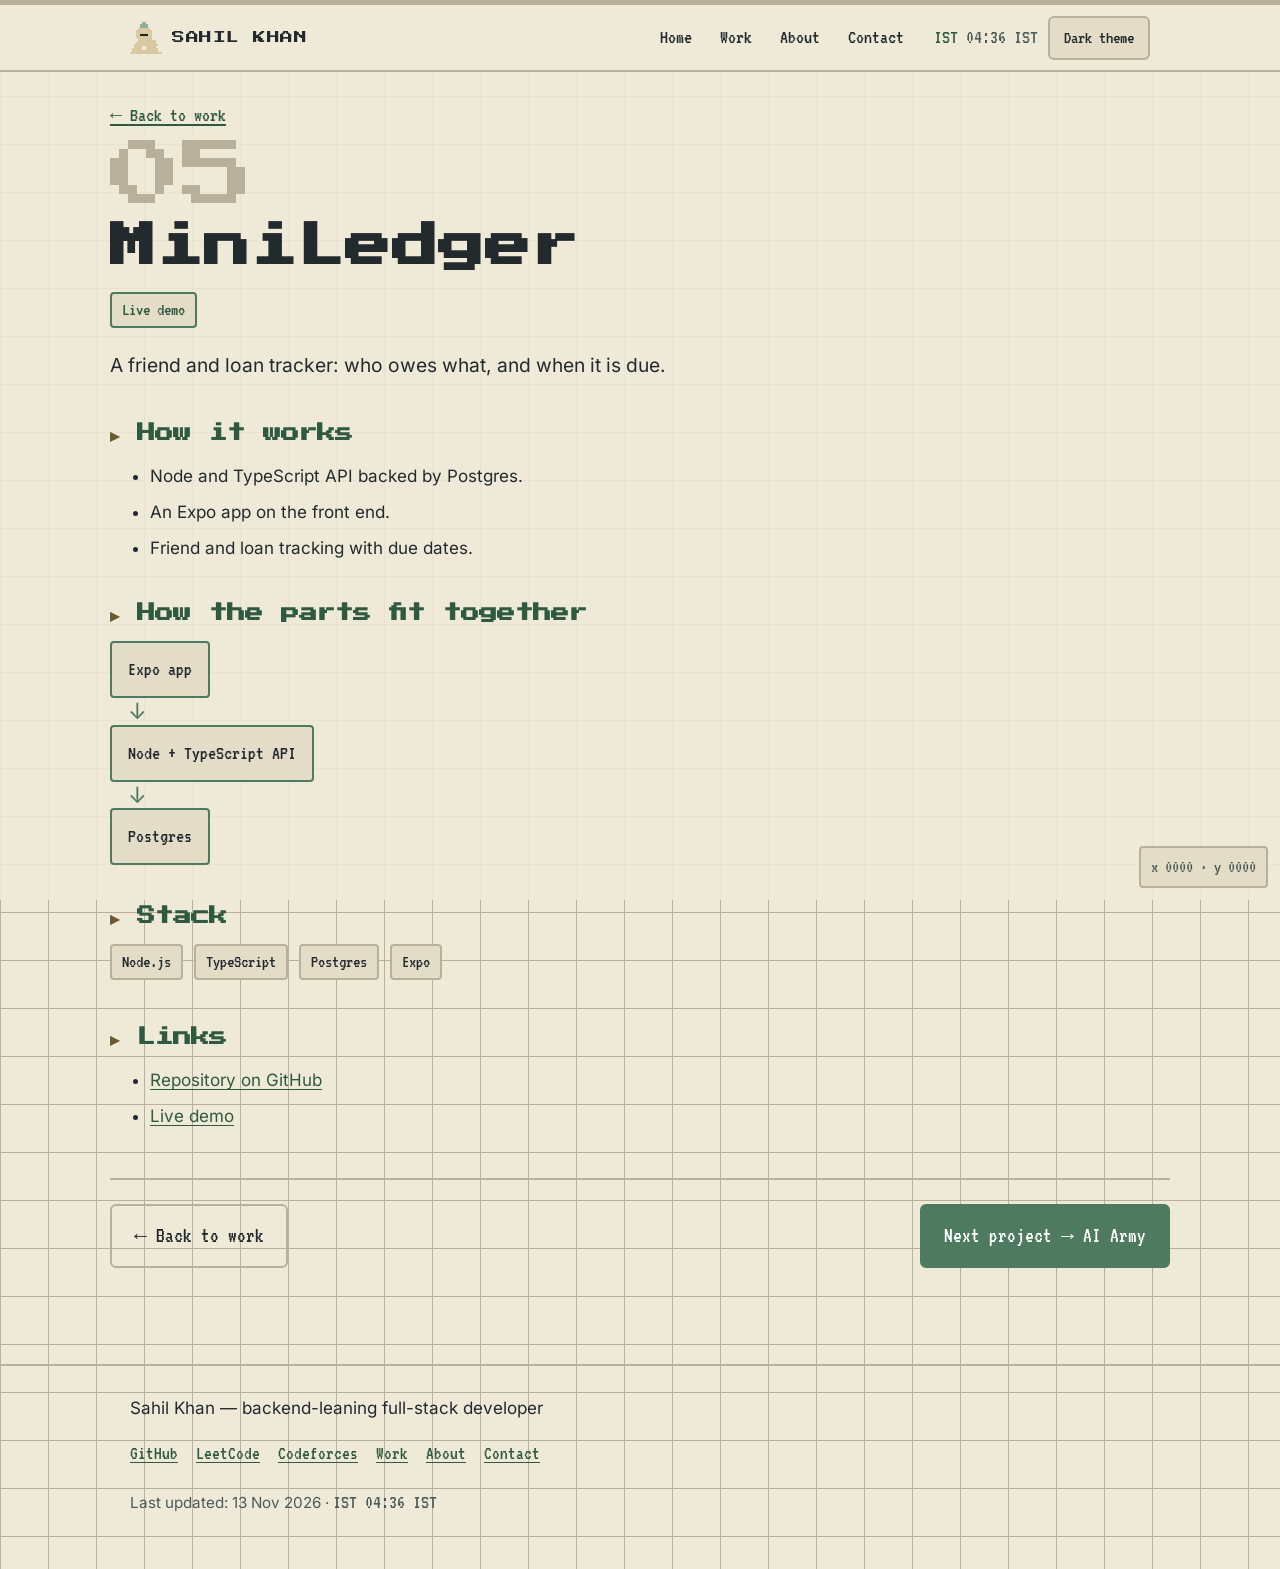
<file: work/miniledger.html>
<!DOCTYPE html>
<html lang="en">
<head>
<meta charset="utf-8">
<meta name="viewport" content="width=device-width, initial-scale=1">
<title>MiniLedger — Case Study — Sahil Khan</title>
<meta name="description" content="MiniLedger: Friend and loan tracking, with due dates.">
<meta property="og:type" content="website">
<meta property="og:title" content="MiniLedger — Case Study — Sahil Khan">
<meta property="og:description" content="MiniLedger: Friend and loan tracking, with due dates.">
<meta property="og:image" content="../assets/img/og-image.png">
<meta name="twitter:card" content="summary_large_image">
<meta name="twitter:title" content="MiniLedger — Case Study — Sahil Khan">
<meta name="twitter:description" content="MiniLedger: Friend and loan tracking, with due dates.">
<link rel="icon" type="image/svg+xml" href="../assets/img/favicon.svg">
<link rel="icon" type="image/png" sizes="32x32" href="../assets/img/favicon-32.png">
<link rel="apple-touch-icon" sizes="180x180" href="../assets/img/apple-touch-icon.png">
<link rel="stylesheet" href="../assets/css/main.css">
<link rel="stylesheet" href="../assets/css/print.css" media="print">
<script type="application/ld+json">{"@context":"https://schema.org","@type":"Person","name":"Sahil Khan","jobTitle":"Backend-leaning full-stack developer","alumniOf":{"@type":"CollegeOrUniversity","name":"Chandigarh University"},"sameAs":["https://github.com/sahilimamk","https://leetcode.com/u/sahilimamkhan098/","https://codeforces.com/profile/knight_on"]}</script>
</head>
<body>
<a class="skip-link" href="#main">Skip to content</a>
<div class="progress" aria-hidden="true"><span id="progressBar"></span></div>
<div class="cursor-dot" id="cursorDot" aria-hidden="true"></div>
<div class="cursor-label" id="cursorLabel" aria-hidden="true"></div>
<header class="site-header"><div class="wrap header-inner">
<a class="brand" href="../index.html" aria-label="Sahil Khan — home"><svg class="knight" viewBox="0 0 16 16" width="32" height="32" role="img" aria-label="Pixel knight" shape-rendering="crispEdges"><rect x="6" y="0" width="2" height="1" fill="#8fae9b"/><rect x="5" y="1" width="4" height="1" fill="#8fae9b"/><rect x="5" y="2" width="4" height="1" fill="#8fae9b"/><rect x="4" y="3" width="6" height="1" fill="#d9c9a3"/><rect x="3" y="4" width="8" height="1" fill="#d9c9a3"/><rect x="3" y="5" width="8" height="1" fill="#d9c9a3"/><rect x="3" y="6" width="2" height="1" fill="#d9c9a3"/><rect x="5" y="6" width="4" height="1" fill="#1f2428"/><rect x="9" y="6" width="2" height="1" fill="#d9c9a3"/><rect x="3" y="7" width="8" height="1" fill="#d9c9a3"/><rect x="4" y="8" width="7" height="1" fill="#d9c9a3"/><rect x="4" y="9" width="9" height="1" fill="#d9c9a3"/><rect x="3" y="10" width="10" height="1" fill="#d9c9a3"/><rect x="2" y="11" width="12" height="1" fill="#d9c9a3"/><rect x="2" y="12" width="4" height="1" fill="#d9c9a3"/><rect x="8" y="12" width="5" height="1" fill="#d9c9a3"/><rect x="1" y="13" width="5" height="1" fill="#d9c9a3"/><rect x="8" y="13" width="6" height="1" fill="#d9c9a3"/><rect x="1" y="14" width="13" height="1" fill="#d9c9a3"/><rect x="0" y="15" width="16" height="1" fill="#d9c9a3"/></svg><span class="brand-name">SAHIL&nbsp;KHAN</span></a>
<nav class="site-nav" aria-label="Main navigation">
      <a href="../index.html">Home</a>
      <a href="../work/index.html">Work</a>
      <a href="../about.html">About</a>
      <a href="../contact.html">Contact</a>
    </nav>
<div class="header-tools"><span class="clock" title="Current time in India"><span class="clock-label">IST</span> <time id="clock" datetime="">--:--</time></span>
<button class="theme-toggle" id="themeToggle" type="button">Theme</button></div>
</div></header>
<main id="main">
<article class="wrap case-study">
<p class="crumb"><a href="../work/index.html">&larr; Back to work</a></p>
<p class="case-num" aria-hidden="true">05</p>
<h1>MiniLedger</h1>
<p><span class="chip status-chip">Live demo</span></p>
<p class="lede">A friend and loan tracker: who owes what, and when it is due.</p>
<section aria-labelledby="h-how"><h2 id="h-how">How it works</h2>
<ul class="how-list">
  <li>Node and TypeScript API backed by Postgres.</li>
  <li>An Expo app on the front end.</li>
  <li>Friend and loan tracking with due dates.</li>
</ul></section>
<section class="diagram" aria-label="How the parts fit together"><h2>How the parts fit together</h2>
<div class="pixel-diagram">
<span class="diagram-box">Expo app</span><span class="diagram-arrow" aria-hidden="true">&darr;</span>
<span class="diagram-box">Node + TypeScript API</span><span class="diagram-arrow" aria-hidden="true">&darr;</span>
<span class="diagram-box">Postgres</span>
</div></section>
<section aria-labelledby="h-stack"><h2 id="h-stack">Stack</h2>
<p class="stack-chips"><span class="chip">Node.js</span> <span class="chip">TypeScript</span> <span class="chip">Postgres</span> <span class="chip">Expo</span></p></section>
<section aria-labelledby="h-links"><h2 id="h-links">Links</h2>
<ul class="link-list">
  <li><a href="https://github.com/sahilimamk/miniledger">Repository on GitHub</a></li>
  <li><a href="https://miniledgerproject.netlify.app">Live demo</a></li>
</ul></section>
<nav class="case-nav" aria-label="Project navigation"><a class="btn btn-ghost" href="../work/index.html">&larr; Back to work</a>
<a class="btn" href="../work/ai-army.html">Next project &rarr; AI Army</a></nav>
</article>
</main>
<footer class="site-footer"><div class="wrap footer-inner">
<p class="footer-name">Sahil Khan — backend-leaning full-stack developer</p>
<nav class="footer-nav" aria-label="Footer links">
<a href="https://github.com/sahilimamk">GitHub</a> <a href="https://leetcode.com/u/sahilimamkhan098/">LeetCode</a> <a href="https://codeforces.com/profile/knight_on">Codeforces</a> <a href="../work/index.html">Work</a> <a href="../about.html">About</a> <a href="../contact.html">Contact</a>
</nav>
<p class="footer-meta">Last updated: 13 Nov 2026 &middot; <span class="clock">IST <time id="clockFooter" datetime="">--:--</time></span></p>
</div></footer>
<div class="coords" id="coords" aria-hidden="true">x 0000 &middot; y 0000</div>
<script src="../assets/js/config.js" defer></script>
<script src="../assets/js/data.js" defer></script>
<script src="../assets/js/main.js" defer></script>
</body>
</html>
</file>
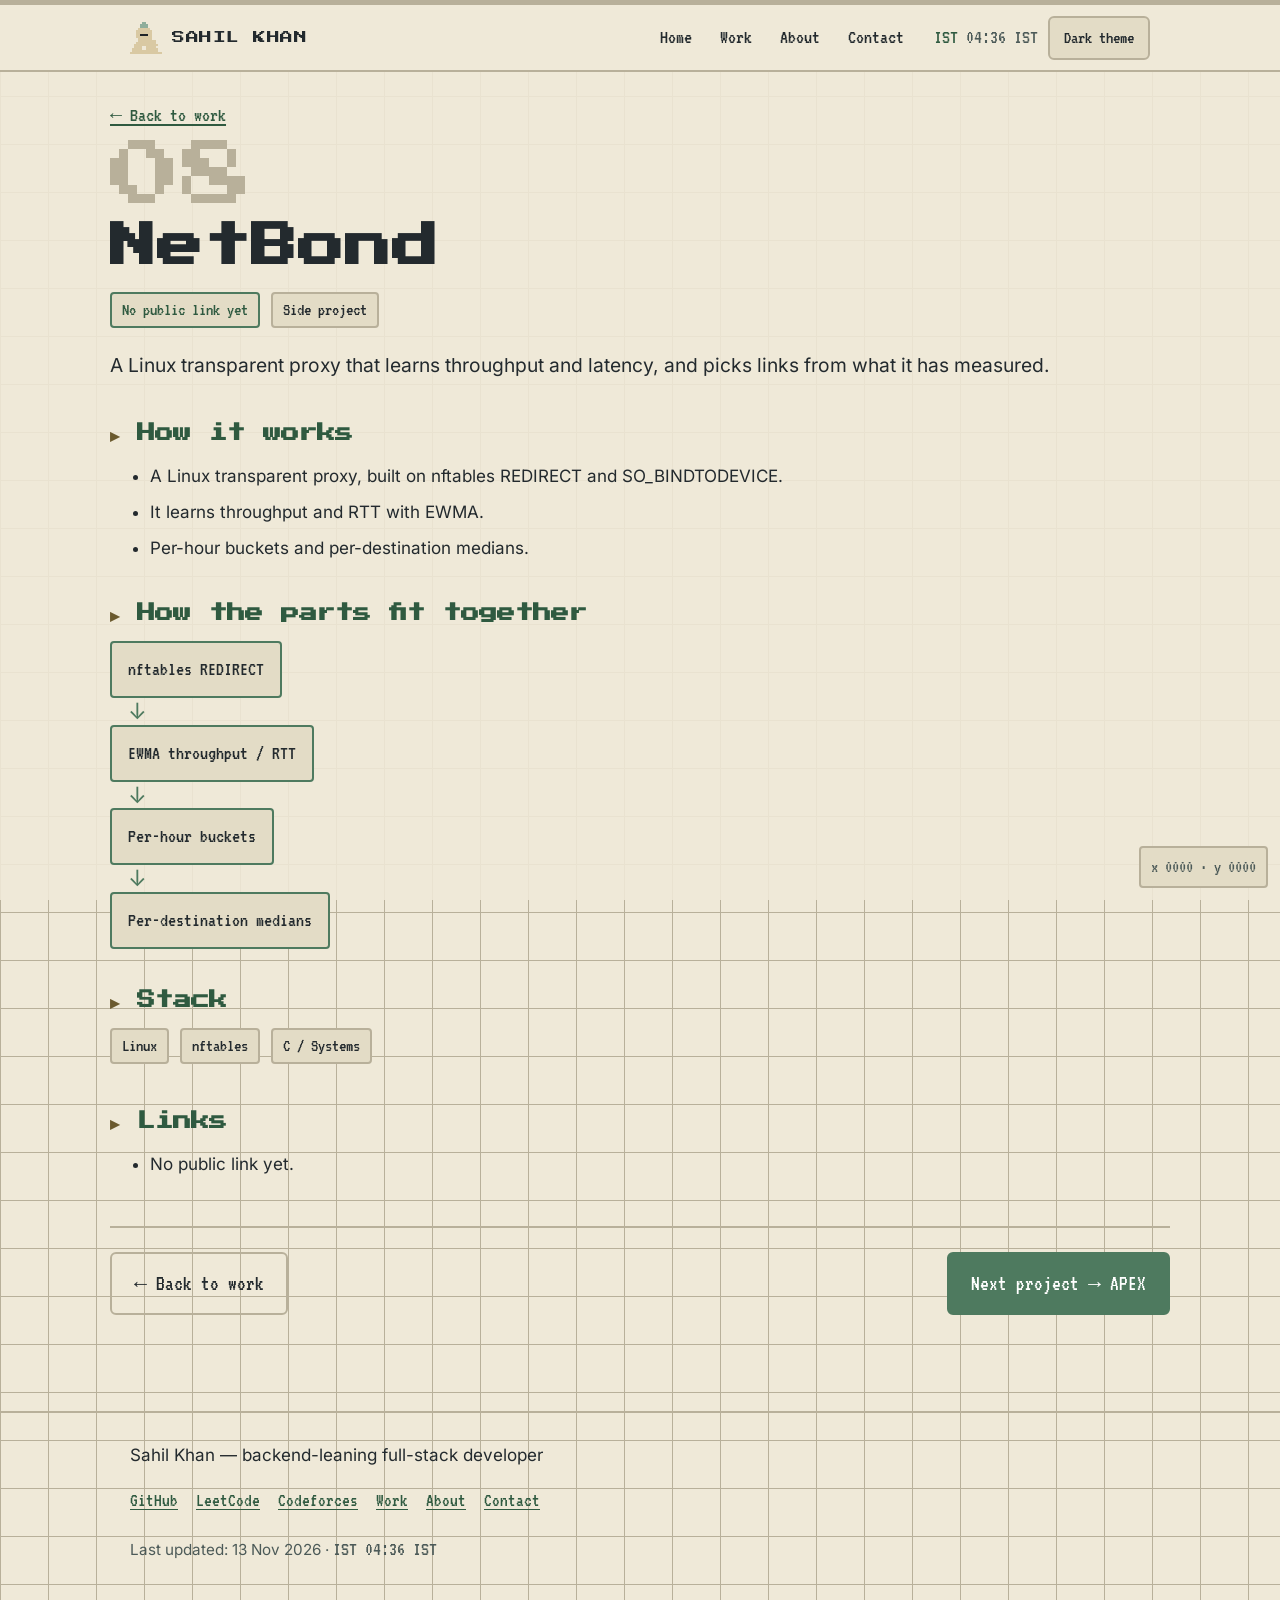
<file: work/netbond.html>
<!DOCTYPE html>
<html lang="en">
<head>
<meta charset="utf-8">
<meta name="viewport" content="width=device-width, initial-scale=1">
<title>NetBond — Case Study — Sahil Khan</title>
<meta name="description" content="NetBond: A Linux transparent proxy that learns which link is fastest.">
<meta property="og:type" content="website">
<meta property="og:title" content="NetBond — Case Study — Sahil Khan">
<meta property="og:description" content="NetBond: A Linux transparent proxy that learns which link is fastest.">
<meta property="og:image" content="../assets/img/og-image.png">
<meta name="twitter:card" content="summary_large_image">
<meta name="twitter:title" content="NetBond — Case Study — Sahil Khan">
<meta name="twitter:description" content="NetBond: A Linux transparent proxy that learns which link is fastest.">
<link rel="icon" type="image/svg+xml" href="../assets/img/favicon.svg">
<link rel="icon" type="image/png" sizes="32x32" href="../assets/img/favicon-32.png">
<link rel="apple-touch-icon" sizes="180x180" href="../assets/img/apple-touch-icon.png">
<link rel="stylesheet" href="../assets/css/main.css">
<link rel="stylesheet" href="../assets/css/print.css" media="print">
<script type="application/ld+json">{"@context":"https://schema.org","@type":"Person","name":"Sahil Khan","jobTitle":"Backend-leaning full-stack developer","alumniOf":{"@type":"CollegeOrUniversity","name":"Chandigarh University"},"sameAs":["https://github.com/sahilimamk","https://leetcode.com/u/sahilimamkhan098/","https://codeforces.com/profile/knight_on"]}</script>
</head>
<body>
<a class="skip-link" href="#main">Skip to content</a>
<div class="progress" aria-hidden="true"><span id="progressBar"></span></div>
<div class="cursor-dot" id="cursorDot" aria-hidden="true"></div>
<div class="cursor-label" id="cursorLabel" aria-hidden="true"></div>
<header class="site-header"><div class="wrap header-inner">
<a class="brand" href="../index.html" aria-label="Sahil Khan — home"><svg class="knight" viewBox="0 0 16 16" width="32" height="32" role="img" aria-label="Pixel knight" shape-rendering="crispEdges"><rect x="6" y="0" width="2" height="1" fill="#8fae9b"/><rect x="5" y="1" width="4" height="1" fill="#8fae9b"/><rect x="5" y="2" width="4" height="1" fill="#8fae9b"/><rect x="4" y="3" width="6" height="1" fill="#d9c9a3"/><rect x="3" y="4" width="8" height="1" fill="#d9c9a3"/><rect x="3" y="5" width="8" height="1" fill="#d9c9a3"/><rect x="3" y="6" width="2" height="1" fill="#d9c9a3"/><rect x="5" y="6" width="4" height="1" fill="#1f2428"/><rect x="9" y="6" width="2" height="1" fill="#d9c9a3"/><rect x="3" y="7" width="8" height="1" fill="#d9c9a3"/><rect x="4" y="8" width="7" height="1" fill="#d9c9a3"/><rect x="4" y="9" width="9" height="1" fill="#d9c9a3"/><rect x="3" y="10" width="10" height="1" fill="#d9c9a3"/><rect x="2" y="11" width="12" height="1" fill="#d9c9a3"/><rect x="2" y="12" width="4" height="1" fill="#d9c9a3"/><rect x="8" y="12" width="5" height="1" fill="#d9c9a3"/><rect x="1" y="13" width="5" height="1" fill="#d9c9a3"/><rect x="8" y="13" width="6" height="1" fill="#d9c9a3"/><rect x="1" y="14" width="13" height="1" fill="#d9c9a3"/><rect x="0" y="15" width="16" height="1" fill="#d9c9a3"/></svg><span class="brand-name">SAHIL&nbsp;KHAN</span></a>
<nav class="site-nav" aria-label="Main navigation">
      <a href="../index.html">Home</a>
      <a href="../work/index.html">Work</a>
      <a href="../about.html">About</a>
      <a href="../contact.html">Contact</a>
    </nav>
<div class="header-tools"><span class="clock" title="Current time in India"><span class="clock-label">IST</span> <time id="clock" datetime="">--:--</time></span>
<button class="theme-toggle" id="themeToggle" type="button">Theme</button></div>
</div></header>
<main id="main">
<article class="wrap case-study">
<p class="crumb"><a href="../work/index.html">&larr; Back to work</a></p>
<p class="case-num" aria-hidden="true">08</p>
<h1>NetBond</h1>
<p><span class="chip status-chip">No public link yet</span> <span class="chip">Side project</span></p>
<p class="lede">A Linux transparent proxy that learns throughput and latency, and picks links from what it has measured.</p>
<section aria-labelledby="h-how"><h2 id="h-how">How it works</h2>
<ul class="how-list">
  <li>A Linux transparent proxy, built on nftables REDIRECT and SO_BINDTODEVICE.</li>
  <li>It learns throughput and RTT with EWMA.</li>
  <li>Per-hour buckets and per-destination medians.</li>
</ul></section>
<section class="diagram" aria-label="How the parts fit together"><h2>How the parts fit together</h2>
<div class="pixel-diagram">
<span class="diagram-box">nftables REDIRECT</span><span class="diagram-arrow" aria-hidden="true">&darr;</span>
<span class="diagram-box">EWMA throughput / RTT</span><span class="diagram-arrow" aria-hidden="true">&darr;</span>
<span class="diagram-box">Per-hour buckets</span><span class="diagram-arrow" aria-hidden="true">&darr;</span>
<span class="diagram-box">Per-destination medians</span>
</div></section>
<section aria-labelledby="h-stack"><h2 id="h-stack">Stack</h2>
<p class="stack-chips"><span class="chip">Linux</span> <span class="chip">nftables</span> <span class="chip">C / Systems</span></p></section>
<section aria-labelledby="h-links"><h2 id="h-links">Links</h2>
<ul class="link-list">
  <li>No public link yet. <!-- OWNER TO SUPPLY: repo URL for NetBond if one exists --></li>
</ul></section>
<nav class="case-nav" aria-label="Project navigation"><a class="btn btn-ghost" href="../work/index.html">&larr; Back to work</a>
<a class="btn" href="../work/apex.html">Next project &rarr; APEX</a></nav>
</article>
</main>
<footer class="site-footer"><div class="wrap footer-inner">
<p class="footer-name">Sahil Khan — backend-leaning full-stack developer</p>
<nav class="footer-nav" aria-label="Footer links">
<a href="https://github.com/sahilimamk">GitHub</a> <a href="https://leetcode.com/u/sahilimamkhan098/">LeetCode</a> <a href="https://codeforces.com/profile/knight_on">Codeforces</a> <a href="../work/index.html">Work</a> <a href="../about.html">About</a> <a href="../contact.html">Contact</a>
</nav>
<p class="footer-meta">Last updated: 13 Nov 2026 &middot; <span class="clock">IST <time id="clockFooter" datetime="">--:--</time></span></p>
</div></footer>
<div class="coords" id="coords" aria-hidden="true">x 0000 &middot; y 0000</div>
<script src="../assets/js/config.js" defer></script>
<script src="../assets/js/data.js" defer></script>
<script src="../assets/js/main.js" defer></script>
</body>
</html>
</file>
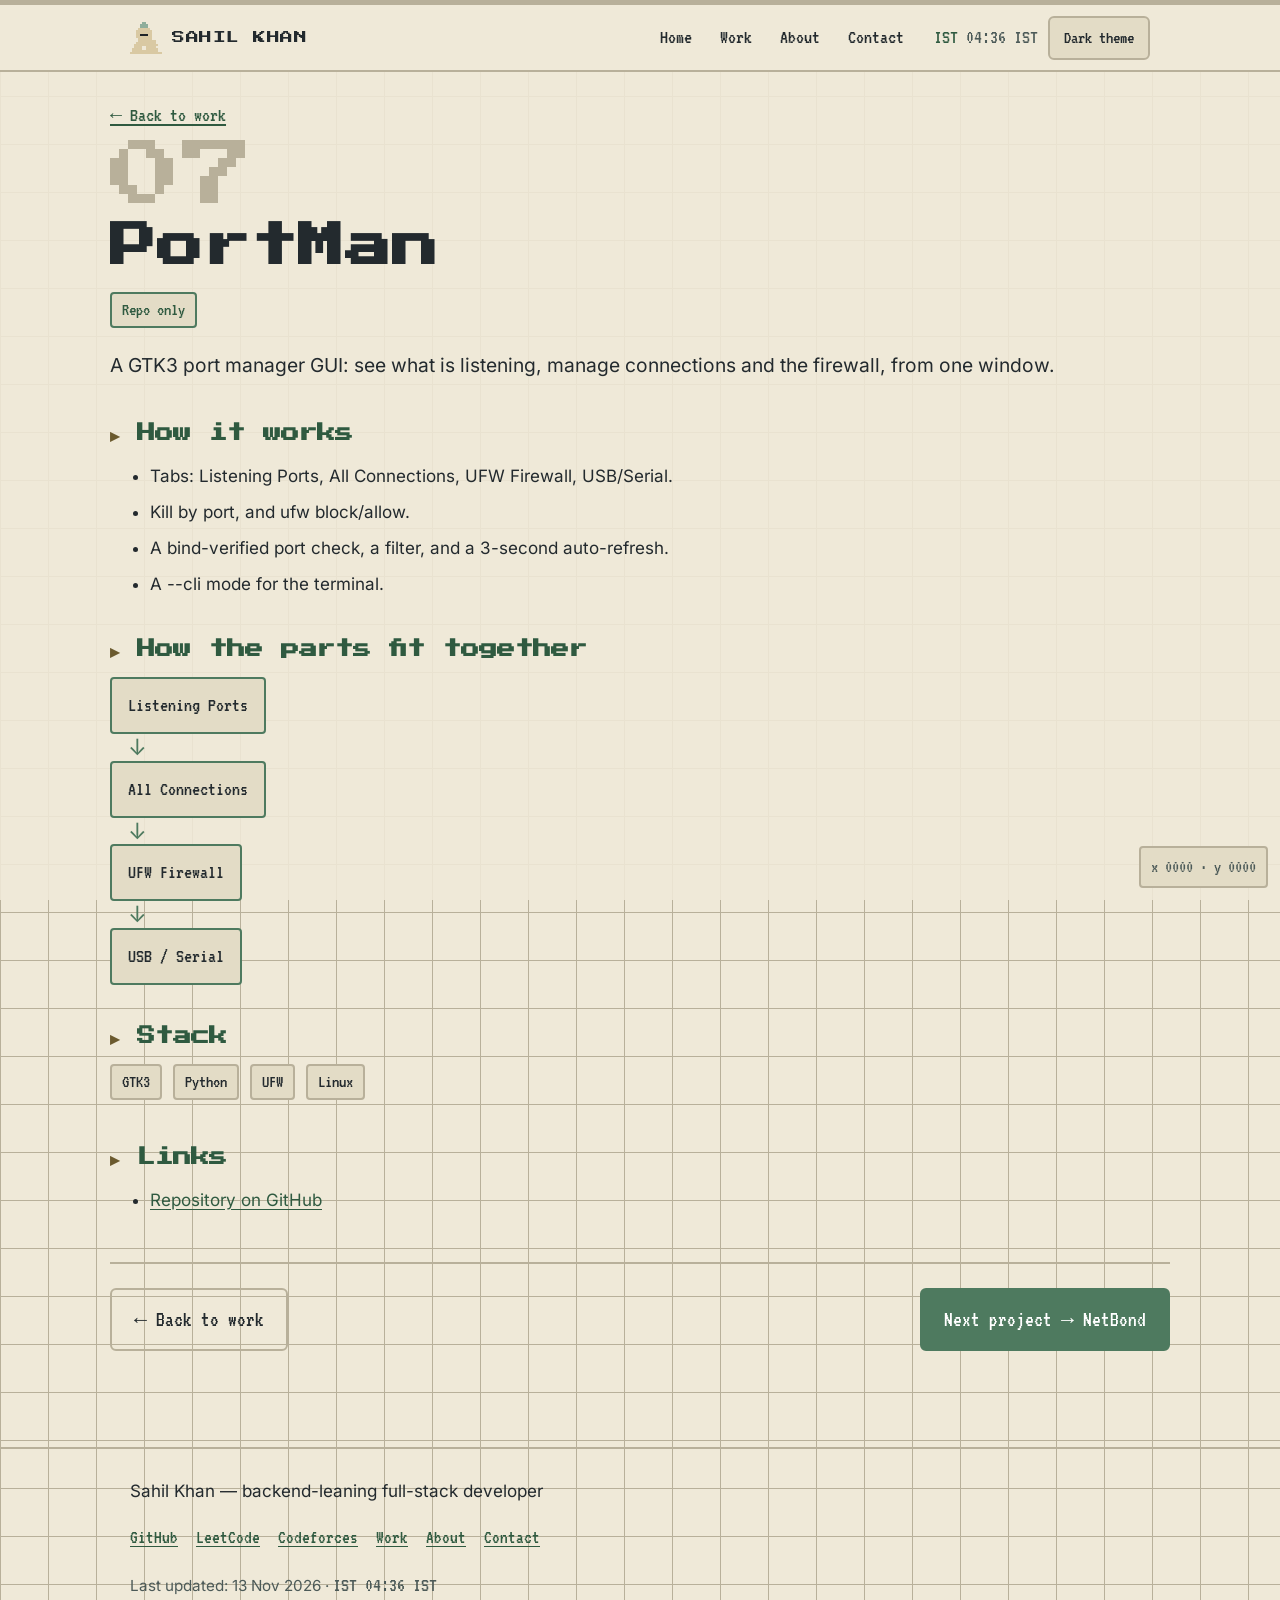
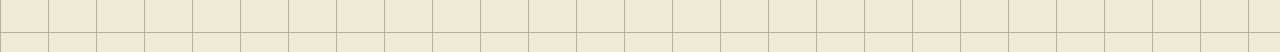
<file: work/portman.html>
<!DOCTYPE html>
<html lang="en">
<head>
<meta charset="utf-8">
<meta name="viewport" content="width=device-width, initial-scale=1">
<title>PortMan — Case Study — Sahil Khan</title>
<meta name="description" content="PortMan: A GTK3 port manager GUI for a Linux desktop.">
<meta property="og:type" content="website">
<meta property="og:title" content="PortMan — Case Study — Sahil Khan">
<meta property="og:description" content="PortMan: A GTK3 port manager GUI for a Linux desktop.">
<meta property="og:image" content="../assets/img/og-image.png">
<meta name="twitter:card" content="summary_large_image">
<meta name="twitter:title" content="PortMan — Case Study — Sahil Khan">
<meta name="twitter:description" content="PortMan: A GTK3 port manager GUI for a Linux desktop.">
<link rel="icon" type="image/svg+xml" href="../assets/img/favicon.svg">
<link rel="icon" type="image/png" sizes="32x32" href="../assets/img/favicon-32.png">
<link rel="apple-touch-icon" sizes="180x180" href="../assets/img/apple-touch-icon.png">
<link rel="stylesheet" href="../assets/css/main.css">
<link rel="stylesheet" href="../assets/css/print.css" media="print">
<script type="application/ld+json">{"@context":"https://schema.org","@type":"Person","name":"Sahil Khan","jobTitle":"Backend-leaning full-stack developer","alumniOf":{"@type":"CollegeOrUniversity","name":"Chandigarh University"},"sameAs":["https://github.com/sahilimamk","https://leetcode.com/u/sahilimamkhan098/","https://codeforces.com/profile/knight_on"]}</script>
</head>
<body>
<a class="skip-link" href="#main">Skip to content</a>
<div class="progress" aria-hidden="true"><span id="progressBar"></span></div>
<div class="cursor-dot" id="cursorDot" aria-hidden="true"></div>
<div class="cursor-label" id="cursorLabel" aria-hidden="true"></div>
<header class="site-header"><div class="wrap header-inner">
<a class="brand" href="../index.html" aria-label="Sahil Khan — home"><svg class="knight" viewBox="0 0 16 16" width="32" height="32" role="img" aria-label="Pixel knight" shape-rendering="crispEdges"><rect x="6" y="0" width="2" height="1" fill="#8fae9b"/><rect x="5" y="1" width="4" height="1" fill="#8fae9b"/><rect x="5" y="2" width="4" height="1" fill="#8fae9b"/><rect x="4" y="3" width="6" height="1" fill="#d9c9a3"/><rect x="3" y="4" width="8" height="1" fill="#d9c9a3"/><rect x="3" y="5" width="8" height="1" fill="#d9c9a3"/><rect x="3" y="6" width="2" height="1" fill="#d9c9a3"/><rect x="5" y="6" width="4" height="1" fill="#1f2428"/><rect x="9" y="6" width="2" height="1" fill="#d9c9a3"/><rect x="3" y="7" width="8" height="1" fill="#d9c9a3"/><rect x="4" y="8" width="7" height="1" fill="#d9c9a3"/><rect x="4" y="9" width="9" height="1" fill="#d9c9a3"/><rect x="3" y="10" width="10" height="1" fill="#d9c9a3"/><rect x="2" y="11" width="12" height="1" fill="#d9c9a3"/><rect x="2" y="12" width="4" height="1" fill="#d9c9a3"/><rect x="8" y="12" width="5" height="1" fill="#d9c9a3"/><rect x="1" y="13" width="5" height="1" fill="#d9c9a3"/><rect x="8" y="13" width="6" height="1" fill="#d9c9a3"/><rect x="1" y="14" width="13" height="1" fill="#d9c9a3"/><rect x="0" y="15" width="16" height="1" fill="#d9c9a3"/></svg><span class="brand-name">SAHIL&nbsp;KHAN</span></a>
<nav class="site-nav" aria-label="Main navigation">
      <a href="../index.html">Home</a>
      <a href="../work/index.html">Work</a>
      <a href="../about.html">About</a>
      <a href="../contact.html">Contact</a>
    </nav>
<div class="header-tools"><span class="clock" title="Current time in India"><span class="clock-label">IST</span> <time id="clock" datetime="">--:--</time></span>
<button class="theme-toggle" id="themeToggle" type="button">Theme</button></div>
</div></header>
<main id="main">
<article class="wrap case-study">
<p class="crumb"><a href="../work/index.html">&larr; Back to work</a></p>
<p class="case-num" aria-hidden="true">07</p>
<h1>PortMan</h1>
<p><span class="chip status-chip">Repo only</span></p>
<p class="lede">A GTK3 port manager GUI: see what is listening, manage connections and the firewall, from one window.</p>
<section aria-labelledby="h-how"><h2 id="h-how">How it works</h2>
<ul class="how-list">
  <li>Tabs: Listening Ports, All Connections, UFW Firewall, USB/Serial.</li>
  <li>Kill by port, and ufw block/allow.</li>
  <li>A bind-verified port check, a filter, and a 3-second auto-refresh.</li>
  <li>A --cli mode for the terminal.</li>
</ul></section>
<section class="diagram" aria-label="How the parts fit together"><h2>How the parts fit together</h2>
<div class="pixel-diagram">
<span class="diagram-box">Listening Ports</span><span class="diagram-arrow" aria-hidden="true">&darr;</span>
<span class="diagram-box">All Connections</span><span class="diagram-arrow" aria-hidden="true">&darr;</span>
<span class="diagram-box">UFW Firewall</span><span class="diagram-arrow" aria-hidden="true">&darr;</span>
<span class="diagram-box">USB / Serial</span>
</div></section>
<section aria-labelledby="h-stack"><h2 id="h-stack">Stack</h2>
<p class="stack-chips"><span class="chip">GTK3</span> <span class="chip">Python</span> <span class="chip">UFW</span> <span class="chip">Linux</span></p></section>
<section aria-labelledby="h-links"><h2 id="h-links">Links</h2>
<ul class="link-list">
  <li><a href="https://github.com/sahilimamk/portman">Repository on GitHub</a></li>
</ul></section>
<nav class="case-nav" aria-label="Project navigation"><a class="btn btn-ghost" href="../work/index.html">&larr; Back to work</a>
<a class="btn" href="../work/netbond.html">Next project &rarr; NetBond</a></nav>
</article>
</main>
<footer class="site-footer"><div class="wrap footer-inner">
<p class="footer-name">Sahil Khan — backend-leaning full-stack developer</p>
<nav class="footer-nav" aria-label="Footer links">
<a href="https://github.com/sahilimamk">GitHub</a> <a href="https://leetcode.com/u/sahilimamkhan098/">LeetCode</a> <a href="https://codeforces.com/profile/knight_on">Codeforces</a> <a href="../work/index.html">Work</a> <a href="../about.html">About</a> <a href="../contact.html">Contact</a>
</nav>
<p class="footer-meta">Last updated: 13 Nov 2026 &middot; <span class="clock">IST <time id="clockFooter" datetime="">--:--</time></span></p>
</div></footer>
<div class="coords" id="coords" aria-hidden="true">x 0000 &middot; y 0000</div>
<script src="../assets/js/config.js" defer></script>
<script src="../assets/js/data.js" defer></script>
<script src="../assets/js/main.js" defer></script>
</body>
</html>
</file>
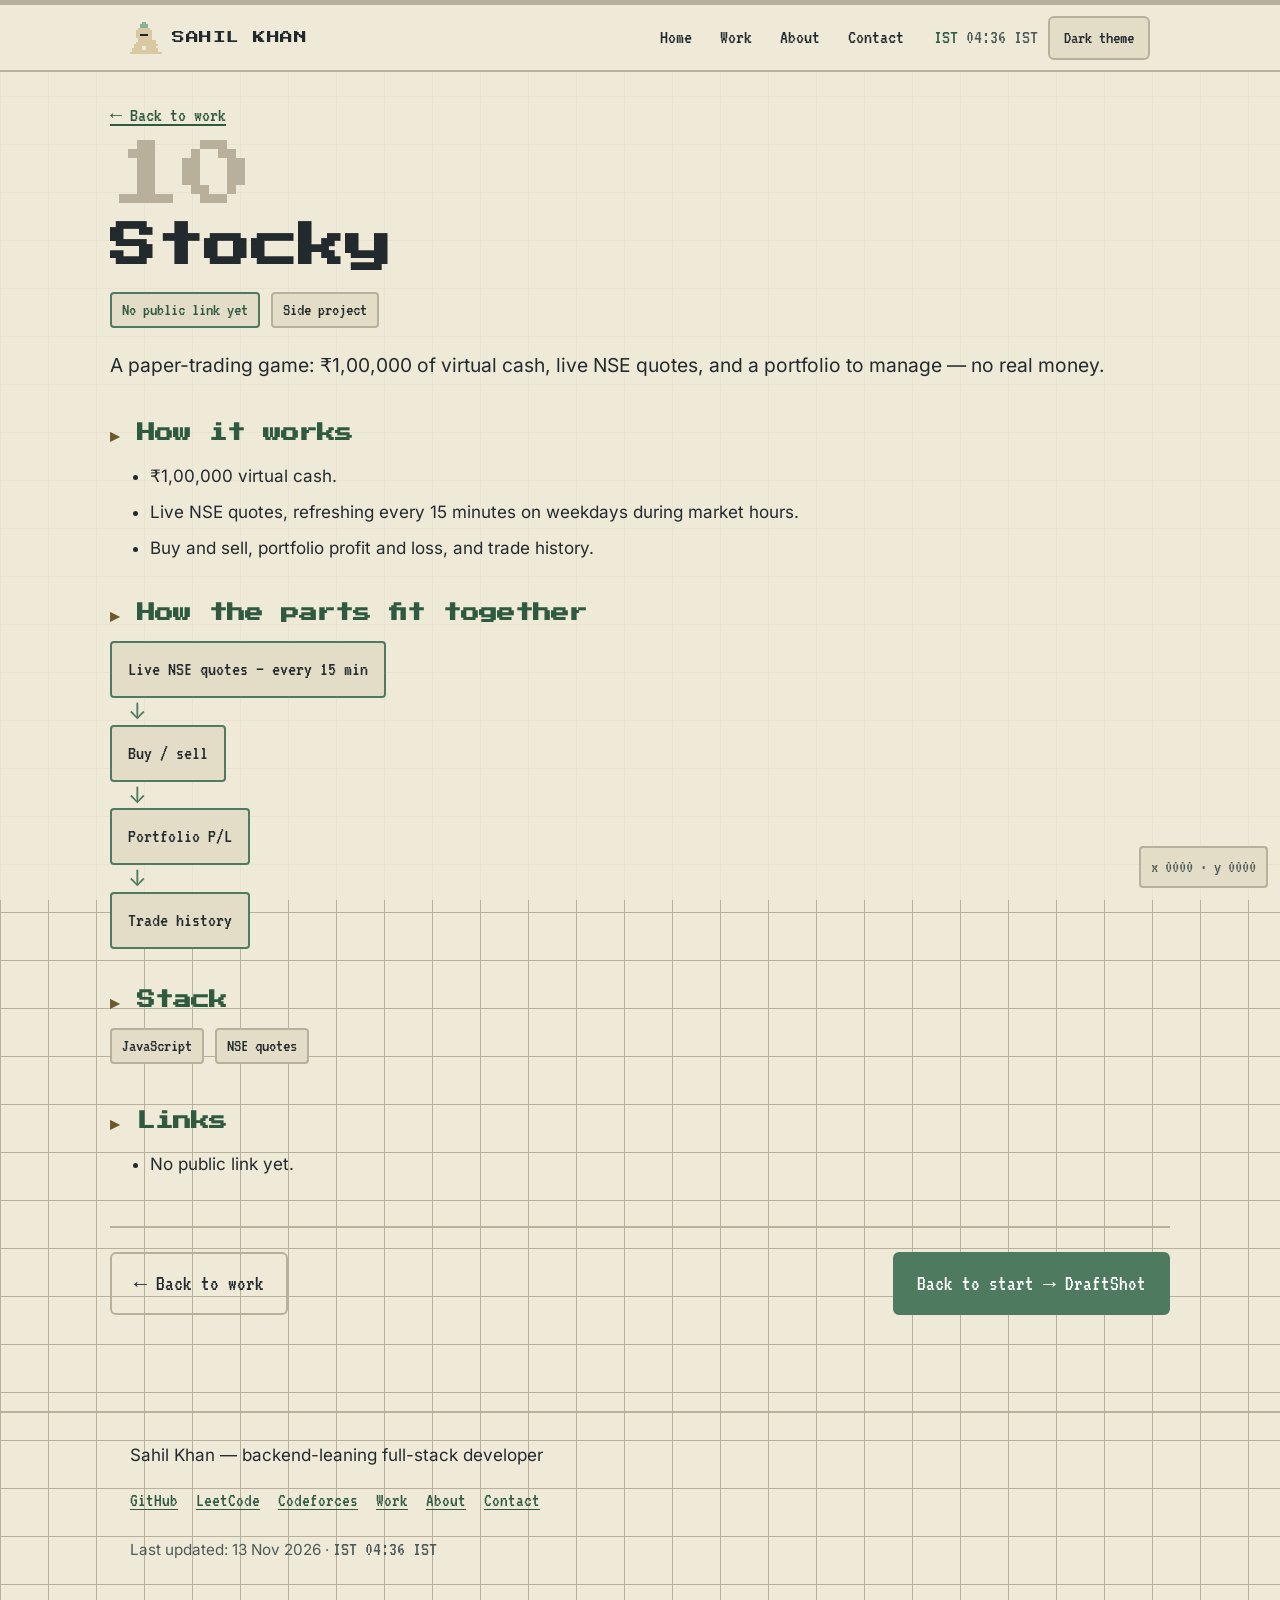
<file: work/stocky.html>
<!DOCTYPE html>
<html lang="en">
<head>
<meta charset="utf-8">
<meta name="viewport" content="width=device-width, initial-scale=1">
<title>Stocky — Case Study — Sahil Khan</title>
<meta name="description" content="Stocky: A paper-trading game with live NSE quotes and ₹1,00,000 virtual cash.">
<meta property="og:type" content="website">
<meta property="og:title" content="Stocky — Case Study — Sahil Khan">
<meta property="og:description" content="Stocky: A paper-trading game with live NSE quotes and ₹1,00,000 virtual cash.">
<meta property="og:image" content="../assets/img/og-image.png">
<meta name="twitter:card" content="summary_large_image">
<meta name="twitter:title" content="Stocky — Case Study — Sahil Khan">
<meta name="twitter:description" content="Stocky: A paper-trading game with live NSE quotes and ₹1,00,000 virtual cash.">
<link rel="icon" type="image/svg+xml" href="../assets/img/favicon.svg">
<link rel="icon" type="image/png" sizes="32x32" href="../assets/img/favicon-32.png">
<link rel="apple-touch-icon" sizes="180x180" href="../assets/img/apple-touch-icon.png">
<link rel="stylesheet" href="../assets/css/main.css">
<link rel="stylesheet" href="../assets/css/print.css" media="print">
<script type="application/ld+json">{"@context":"https://schema.org","@type":"Person","name":"Sahil Khan","jobTitle":"Backend-leaning full-stack developer","alumniOf":{"@type":"CollegeOrUniversity","name":"Chandigarh University"},"sameAs":["https://github.com/sahilimamk","https://leetcode.com/u/sahilimamkhan098/","https://codeforces.com/profile/knight_on"]}</script>
</head>
<body>
<a class="skip-link" href="#main">Skip to content</a>
<div class="progress" aria-hidden="true"><span id="progressBar"></span></div>
<div class="cursor-dot" id="cursorDot" aria-hidden="true"></div>
<div class="cursor-label" id="cursorLabel" aria-hidden="true"></div>
<header class="site-header"><div class="wrap header-inner">
<a class="brand" href="../index.html" aria-label="Sahil Khan — home"><svg class="knight" viewBox="0 0 16 16" width="32" height="32" role="img" aria-label="Pixel knight" shape-rendering="crispEdges"><rect x="6" y="0" width="2" height="1" fill="#8fae9b"/><rect x="5" y="1" width="4" height="1" fill="#8fae9b"/><rect x="5" y="2" width="4" height="1" fill="#8fae9b"/><rect x="4" y="3" width="6" height="1" fill="#d9c9a3"/><rect x="3" y="4" width="8" height="1" fill="#d9c9a3"/><rect x="3" y="5" width="8" height="1" fill="#d9c9a3"/><rect x="3" y="6" width="2" height="1" fill="#d9c9a3"/><rect x="5" y="6" width="4" height="1" fill="#1f2428"/><rect x="9" y="6" width="2" height="1" fill="#d9c9a3"/><rect x="3" y="7" width="8" height="1" fill="#d9c9a3"/><rect x="4" y="8" width="7" height="1" fill="#d9c9a3"/><rect x="4" y="9" width="9" height="1" fill="#d9c9a3"/><rect x="3" y="10" width="10" height="1" fill="#d9c9a3"/><rect x="2" y="11" width="12" height="1" fill="#d9c9a3"/><rect x="2" y="12" width="4" height="1" fill="#d9c9a3"/><rect x="8" y="12" width="5" height="1" fill="#d9c9a3"/><rect x="1" y="13" width="5" height="1" fill="#d9c9a3"/><rect x="8" y="13" width="6" height="1" fill="#d9c9a3"/><rect x="1" y="14" width="13" height="1" fill="#d9c9a3"/><rect x="0" y="15" width="16" height="1" fill="#d9c9a3"/></svg><span class="brand-name">SAHIL&nbsp;KHAN</span></a>
<nav class="site-nav" aria-label="Main navigation">
      <a href="../index.html">Home</a>
      <a href="../work/index.html">Work</a>
      <a href="../about.html">About</a>
      <a href="../contact.html">Contact</a>
    </nav>
<div class="header-tools"><span class="clock" title="Current time in India"><span class="clock-label">IST</span> <time id="clock" datetime="">--:--</time></span>
<button class="theme-toggle" id="themeToggle" type="button">Theme</button></div>
</div></header>
<main id="main">
<article class="wrap case-study">
<p class="crumb"><a href="../work/index.html">&larr; Back to work</a></p>
<p class="case-num" aria-hidden="true">10</p>
<h1>Stocky</h1>
<p><span class="chip status-chip">No public link yet</span> <span class="chip">Side project</span></p>
<p class="lede">A paper-trading game: ₹1,00,000 of virtual cash, live NSE quotes, and a portfolio to manage — no real money.</p>
<section aria-labelledby="h-how"><h2 id="h-how">How it works</h2>
<ul class="how-list">
  <li>₹1,00,000 virtual cash.</li>
  <li>Live NSE quotes, refreshing every 15 minutes on weekdays during market hours.</li>
  <li>Buy and sell, portfolio profit and loss, and trade history.</li>
</ul></section>
<section class="diagram" aria-label="How the parts fit together"><h2>How the parts fit together</h2>
<div class="pixel-diagram">
<span class="diagram-box">Live NSE quotes — every 15 min</span><span class="diagram-arrow" aria-hidden="true">&darr;</span>
<span class="diagram-box">Buy / sell</span><span class="diagram-arrow" aria-hidden="true">&darr;</span>
<span class="diagram-box">Portfolio P/L</span><span class="diagram-arrow" aria-hidden="true">&darr;</span>
<span class="diagram-box">Trade history</span>
</div></section>
<section aria-labelledby="h-stack"><h2 id="h-stack">Stack</h2>
<p class="stack-chips"><span class="chip">JavaScript</span> <span class="chip">NSE quotes</span></p></section>
<section aria-labelledby="h-links"><h2 id="h-links">Links</h2>
<ul class="link-list">
  <li>No public link yet. <!-- OWNER TO SUPPLY: repo URL for Stocky if one exists --></li>
</ul></section>
<nav class="case-nav" aria-label="Project navigation"><a class="btn btn-ghost" href="../work/index.html">&larr; Back to work</a>
<a class="btn" href="../work/draftshot.html">Back to start &rarr; DraftShot</a></nav>
</article>
</main>
<footer class="site-footer"><div class="wrap footer-inner">
<p class="footer-name">Sahil Khan — backend-leaning full-stack developer</p>
<nav class="footer-nav" aria-label="Footer links">
<a href="https://github.com/sahilimamk">GitHub</a> <a href="https://leetcode.com/u/sahilimamkhan098/">LeetCode</a> <a href="https://codeforces.com/profile/knight_on">Codeforces</a> <a href="../work/index.html">Work</a> <a href="../about.html">About</a> <a href="../contact.html">Contact</a>
</nav>
<p class="footer-meta">Last updated: 13 Nov 2026 &middot; <span class="clock">IST <time id="clockFooter" datetime="">--:--</time></span></p>
</div></footer>
<div class="coords" id="coords" aria-hidden="true">x 0000 &middot; y 0000</div>
<script src="../assets/js/config.js" defer></script>
<script src="../assets/js/data.js" defer></script>
<script src="../assets/js/main.js" defer></script>
</body>
</html>
</file>
<file: assets/css/main.css>
@font-face{font-family:"Press Start 2P";font-style:normal;font-weight:400;font-display:swap;src:url("../fonts/press-start-2p-latin.woff2") format("woff2");unicode-range:U+0000-00FF,U+0131,U+0152-0153,U+02BB-02BC,U+02C6,U+02DA,U+02DC,U+2000-206F,U+20AC,U+2122,U+2191,U+2193,U+2212,U+2215,U+FEFF,U+FFFD}@font-face{font-family:VT323;font-style:normal;font-weight:400;font-display:swap;src:url("../fonts/vt323-latin.woff2") format("woff2");unicode-range:U+0000-00FF,U+0131,U+0152-0153,U+02BB-02BC,U+02C6,U+02DA,U+02DC,U+2000-206F,U+20AC,U+2122,U+2191,U+2193,U+2212,U+2215,U+FEFF,U+FFFD}@font-face{font-family:Inter;font-style:normal;font-weight:400;font-display:swap;src:url("../fonts/inter-400-latin.woff2") format("woff2");unicode-range:U+0000-00FF,U+0131,U+0152-0153,U+02BB-02BC,U+02C6,U+02DA,U+02DC,U+2000-206F,U+20AC,U+2122,U+2191,U+2193,U+2212,U+2215,U+FEFF,U+FFFD}@font-face{font-family:Inter;font-style:normal;font-weight:600;font-display:swap;src:url("../fonts/inter-600-latin.woff2") format("woff2");unicode-range:U+0000-00FF,U+0131,U+0152-0153,U+02BB-02BC,U+02C6,U+02DA,U+02DC,U+2000-206F,U+20AC,U+2122,U+2191,U+2193,U+2212,U+2215,U+FEFF,U+FFFD}@font-face{font-family:Inter;font-style:normal;font-weight:700;font-display:swap;src:url("../fonts/inter-700-latin.woff2") format("woff2");unicode-range:U+0000-00FF,U+0131,U+0152-0153,U+02BB-02BC,U+02C6,U+02DA,U+02DC,U+2000-206F,U+20AC,U+2122,U+2191,U+2193,U+2212,U+2215,U+FEFF,U+FFFD}:root{--bg:#1f2428;--surface:#2a3136;--surface-2:#323b41;--ink:#e8e4d8;--muted:#b6c0bb;--sage:#8fae9b;--sage-ink:#cfe3d6;--sand:#d9c9a3;--line:#3a444a;--focus:#d9c9a3;--btn-ink:#1f2428;--font-display:"Press Start 2P","VT323","Courier New",monospace;--font-vt:"VT323","Courier New",monospace;--font-body:"Inter",system-ui,-apple-system,"Segoe UI",sans-serif;--radius:6px}[data-theme=light]{--bg:#efe9d8;--surface:#e3dcc6;--surface-2:#d8d0b6;--ink:#232a2e;--muted:#4c5a58;--sage:#4e7a5f;--sage-ink:#2f5a40;--sand:#6b5a2e;--line:#b8b09a;--focus:#2f5a40;--btn-ink:#ffffff}@media (prefers-color-scheme:light){:root:not([data-theme=dark]){--bg:#efe9d8;--surface:#e3dcc6;--surface-2:#d8d0b6;--ink:#232a2e;--muted:#4c5a58;--sage:#4e7a5f;--sage-ink:#2f5a40;--sand:#6b5a2e;--line:#b8b09a;--focus:#2f5a40;--btn-ink:#ffffff}}*{box-sizing:border-box}html{scroll-behavior:smooth}body{margin:0;background:var(--bg);color:var(--ink);font-family:var(--font-body);font-size:1.0625rem;line-height:1.65;background-image:linear-gradient(var(--line) 1px,transparent 1px),linear-gradient(90deg,var(--line) 1px,transparent 1px);background-size:48px 48px;background-position:0 0;background-blend-mode:normal;opacity:1}main{position:relative}body::before{content:"";position:fixed;inset:0;pointer-events:none;z-index:0;background:var(--bg);opacity:.88}body>*{position:relative;z-index:1}.wrap{max-width:1060px;margin:0 auto;padding:0 20px}h1,h2,h3{line-height:1.25}h1{font-family:var(--font-display);font-size:clamp(1.5rem, 4.5vw, 2.9rem);letter-spacing:.02em}h2{font-family:var(--font-display);font-size:clamp(.85rem, 2.2vw, 1.15rem);margin:2.5rem 0 1rem;color:var(--sage-ink)}:root:not([data-theme=dark]) h2,[data-theme=light] h2{color:var(--sage-ink)}h2::before{content:"▸ ";color:var(--sand)}h3{font-family:var(--font-vt);font-size:1.6rem;letter-spacing:.03em}p{margin:0 0 1rem}a{color:var(--sage-ink);text-underline-offset:3px}a:hover{color:var(--sand)}[data-theme=light] a{color:var(--sage-ink)}:focus-visible{outline:3px solid var(--focus);outline-offset:3px;border-radius:2px}::selection{background:var(--sage);color:#1f2428}.skip-link{position:absolute;left:12px;top:-60px;z-index:100;background:var(--sand);color:#1f2428;font-weight:700;padding:10px 16px;border-radius:4px}.skip-link:focus{top:12px}.progress{position:fixed;top:0;left:0;right:0;height:5px;background:var(--line);z-index:60}.progress span{display:block;height:100%;width:0;background:var(--sage)}.site-header{border-bottom:2px solid var(--line);background:var(--bg);position:sticky;top:5px;z-index:50}.header-inner{display:flex;align-items:center;gap:18px;min-height:64px;flex-wrap:wrap;padding-top:6px;padding-bottom:6px}.brand{display:inline-flex;align-items:center;gap:10px;text-decoration:none;color:var(--ink)}.brand-name{font-family:var(--font-display);font-size:.8rem;letter-spacing:.04em}.knight{image-rendering:pixelated;flex:none;animation:knight-breathe 4s ease-in-out infinite}@keyframes knight-breathe{0%,100%{transform:translateY(0)}50%{transform:translateY(-2px)}}.knight.waving{animation:knight-wave .9s ease-in-out 1}@keyframes knight-wave{0%,100%{transform:rotate(0)}30%{transform:rotate(-14deg) translateY(-2px)}60%{transform:rotate(10deg)}}.site-nav{display:flex;gap:4px;margin-left:auto;flex-wrap:wrap}.site-nav a{font-family:var(--font-vt);font-size:1.25rem;text-decoration:none;color:var(--ink);padding:10px 12px;min-height:44px;display:inline-flex;align-items:center;border-radius:var(--radius)}.site-nav a:hover,.site-nav a[aria-current=page]{background:var(--surface);color:var(--sand)}.header-tools{display:flex;align-items:center;gap:10px}.clock{font-family:var(--font-vt);font-size:1.25rem;color:var(--muted);white-space:nowrap}.clock-label{color:var(--sage-ink)}.theme-toggle{font-family:var(--font-vt);font-size:1.15rem;min-height:44px;min-width:44px;padding:8px 14px;background:var(--surface);color:var(--ink);border:2px solid var(--line);border-radius:var(--radius);cursor:pointer}.theme-toggle:hover{border-color:var(--sage)}.hero{padding:12px 0 0}.hero-eyebrow{font-family:var(--font-vt);font-size:1.4rem;color:var(--sage);letter-spacing:.08em;margin:0 0 8px}.hero h1{margin:0 0 10px;font-size:clamp(1.9rem, 6vw, 3.2rem)}.hero-name{color:var(--sand)}.hero-role{font-size:1.2rem;color:var(--muted);max-width:34em;margin-bottom:12px}.hero-row{display:flex;gap:28px;align-items:flex-start;flex-wrap:wrap}.hero-main{flex:1 1 420px;min-width:0}.hero-knight{flex:0 0 auto;text-align:center}.hero-knight svg{width:96px;height:96px}.hero-knight figcaption{font-family:var(--font-vt);font-size:1.15rem;color:var(--muted);margin-top:4px}.chip{display:inline-block;font-family:var(--font-vt);font-size:1.15rem;line-height:1.2;border:2px solid var(--line);border-radius:4px;padding:5px 10px;margin:0 6px 6px 0;background:var(--surface);color:var(--ink)}.status-chip{border-color:var(--sage);color:var(--sage-ink)}.cta-row{display:flex;gap:12px;flex-wrap:wrap;margin:22px 0 8px}.btn{display:inline-flex;align-items:center;justify-content:center;min-height:48px;padding:12px 22px;font-family:var(--font-vt);font-size:1.35rem;text-decoration:none;border-radius:var(--radius);background:var(--sage);color:var(--btn-ink);border:2px solid var(--sage);cursor:pointer}.btn:hover{background:var(--sand);border-color:var(--sand);color:var(--btn-ink)}.btn-ghost{background:0 0;color:var(--ink);border-color:var(--line)}.btn-ghost:hover{border-color:var(--sage);background:var(--surface);color:var(--ink)}section{scroll-margin-top:90px}.reveal{opacity:0;transform:translateY(18px);transition:opacity .55s ease-out,transform .55s ease-out}.reveal.is-visible{opacity:1;transform:none}.lede{font-size:1.2rem}.section-kicker{font-family:var(--font-vt);font-size:1.35rem;color:var(--sage);letter-spacing:.06em;margin-bottom:0}.featured{background:var(--surface);border:2px solid var(--line);border-radius:8px;padding:16px;margin-top:.75rem}@media (min-width:900px){.featured{display:grid;grid-template-columns:230px 1fr;column-gap:28px}.featured .section-kicker{grid-column:1/-1}.featured-side{grid-column:1}.featured-main{grid-column:2}}.featured .case-num{font-family:var(--font-display);font-size:clamp(1.8rem, 5vw, 2.6rem);color:var(--line);margin:0;line-height:1}.featured h2{font-family:var(--font-display);font-size:clamp(1.1rem, 3vw, 1.6rem);margin:.4rem 0 .6rem}.module{background:var(--surface);border:2px solid var(--line);border-radius:8px;padding:24px;margin-top:1rem}.table-wrap{overflow-x:auto;max-width:100%;-webkit-overflow-scrolling:touch}.table-wrap table{min-width:620px}.skill-chips{display:flex;flex-wrap:wrap;gap:8px;margin:12px 0}.skill-chip{font-family:var(--font-vt);font-size:1.25rem;min-height:44px;padding:8px 14px;cursor:pointer;background:var(--bg);color:var(--ink);border:2px solid var(--line);border-radius:4px}.skill-chip:hover{border-color:var(--sage)}.skill-chip[aria-pressed=true]{background:var(--sage);color:var(--btn-ink);border-color:var(--sage)}.skill-result{border-top:2px solid var(--line);margin-top:16px;padding-top:16px}.skill-result ul{margin:.5rem 0}table{border-collapse:collapse;width:100%;margin:1rem 0;font-size:.98rem}td,th{border:1px solid var(--line);padding:10px 12px;text-align:left;vertical-align:top}th{background:var(--surface-2);font-family:var(--font-vt);font-size:1.2rem;letter-spacing:.03em}details{border:2px solid var(--line);border-radius:var(--radius);padding:12px 16px;margin:1rem 0;background:var(--bg)}details summary{cursor:pointer;font-family:var(--font-vt);font-size:1.3rem;min-height:44px;display:flex;align-items:center}details summary:hover{color:var(--sand)}.tick-diagram{display:flex;gap:6px;flex-wrap:wrap;margin:16px 0}.tick-node{flex:1 1 120px;min-height:56px;display:flex;align-items:center;justify-content:center;text-align:center;font-family:var(--font-vt);font-size:1.15rem;line-height:1.15;padding:8px;background:var(--bg);border:2px solid var(--line);border-radius:4px;color:var(--muted)}.tick-node.active{background:var(--sage);color:var(--btn-ink);border-color:var(--sage);font-weight:700}.tick-step{min-height:7.5em}.tick-step h3{margin:0 0 .4rem}.tick-controls{display:flex;gap:10px;align-items:center;flex-wrap:wrap;margin-top:12px}.tick-controls .btn{min-width:44px}input[type=range].tick-scrubber{flex:1 1 200px;min-height:44px;accent-color:var(--sage)}.tick-count{font-family:var(--font-vt);font-size:1.25rem;color:var(--muted);white-space:nowrap}.qa-list{list-style:none;padding:0;margin:0}.qa-list li{border-bottom:1px solid var(--line)}.qa-list button.qa-q{width:100%;text-align:left;background:0 0;border:0;color:var(--ink);cursor:pointer;font-family:var(--font-body);font-size:1.05rem;font-weight:600;padding:16px 4px;min-height:44px}.qa-list button.qa-q:hover{color:var(--sand)}.qa-a{padding:0 4px 16px}.qa-a[hidden]{display:none}.skills-table td:first-child{font-weight:700;white-space:nowrap}.level-strong{color:var(--sage-ink);font-weight:700}.level-good{color:var(--ink)}.level-levelling{color:var(--sand);font-weight:700}.work-list{list-style:none;padding:0;margin:0;scroll-snap-type:y proximity}.work-item{border-top:2px solid var(--line);padding:48px 0;scroll-snap-align:start;display:grid;grid-template-columns:auto 1fr;gap:8px 28px;align-items:start}.work-num{font-family:var(--font-display);font-size:clamp(2rem, 7vw, 3.6rem);color:var(--line);line-height:1}.work-item h2{margin:0 0 .5rem;font-size:clamp(1.1rem, 3vw, 1.5rem)}.work-item h2::before{content:none}.work-item h2 a{text-decoration:none;color:var(--ink)}.work-item h2 a:hover{color:var(--sand)}.work-item .lede{margin-bottom:.8rem}.case-study{padding:32px 0 48px}.crumb{font-family:var(--font-vt);font-size:1.25rem;margin-bottom:8px}.case-num{font-family:var(--font-display);font-size:clamp(2.4rem, 8vw, 4.5rem);color:var(--line);margin:0;line-height:1}.case-study h1{margin:.4rem 0 1rem}.how-list li,.link-list li{margin-bottom:.5rem}.stack-chips{margin:0}.pixel-diagram{display:flex;flex-direction:column;gap:0;align-items:flex-start;margin:12px 0}.diagram-box{display:inline-block;font-family:var(--font-vt);font-size:1.25rem;padding:10px 16px;background:var(--surface);border:2px solid var(--sage);border-radius:4px;color:var(--ink)}.diagram-arrow{font-size:1.4rem;color:var(--sage);padding:2px 0 2px 18px;line-height:1}.limits-box{background:var(--surface);border:2px solid var(--sand);border-left-width:8px;border-radius:var(--radius);padding:20px 24px;margin:2rem 0}.limits-box h2{margin-top:0;color:var(--sand)}.limits-box h2::before{content:"▸ "}.case-nav{display:flex;justify-content:space-between;gap:12px;flex-wrap:wrap;margin-top:3rem;border-top:2px solid var(--line);padding-top:24px}.about-grid{display:grid;grid-template-columns:1fr;gap:0 40px}.form-steps{display:flex;gap:8px;list-style:none;padding:0;margin:0 0 24px;flex-wrap:wrap}.form-steps li{flex:1 1 140px;font-family:var(--font-vt);font-size:1.2rem;padding:10px 12px;min-height:44px;border:2px solid var(--line);border-radius:4px;color:var(--muted);text-align:center}.form-steps li[aria-current=step]{border-color:var(--sage);color:var(--sage-ink);background:var(--surface)}.form-steps li.done{color:var(--sage-ink)}.form-panel{background:var(--surface);border:2px solid var(--line);border-radius:8px;padding:24px}.form-panel[hidden]{display:none}label{display:block;font-weight:600;margin:16px 0 6px}label:first-child{margin-top:0}input[type=text],textarea{width:100%;padding:12px;min-height:48px;font:inherit;color:var(--ink);background:var(--bg);border:2px solid var(--line);border-radius:var(--radius)}input[type=text]:focus,textarea:focus{border-color:var(--sage);outline:3px solid var(--focus);outline-offset:2px}.field-error{color:var(--sand);font-weight:600;margin:4px 0 0}.field-error:empty{display:none}input[aria-invalid=true],textarea[aria-invalid=true]{border-color:var(--sand)}.topic-chips{display:flex;flex-wrap:wrap;gap:8px}.topic-chip{font-family:var(--font-vt);font-size:1.25rem;min-height:44px;padding:8px 14px;cursor:pointer;background:var(--bg);color:var(--ink);border:2px solid var(--line);border-radius:4px}.topic-chip[aria-pressed=true]{background:var(--sage);color:var(--btn-ink);border-color:var(--sage)}.form-actions{display:flex;gap:12px;margin-top:24px;flex-wrap:wrap}.honeypot{position:absolute;left:-9999px;top:auto;width:1px;height:1px;overflow:hidden}.review-box{background:var(--bg);border:2px solid var(--line);border-radius:var(--radius);padding:16px;white-space:pre-wrap;word-break:break-word}.notice{background:var(--surface);border:2px solid var(--sage);border-radius:var(--radius);padding:16px 20px;margin:1.5rem 0}.notice strong{color:var(--sage-ink)}.fallback-links{margin-top:2rem}.site-footer{border-top:2px solid var(--line);padding:28px 0 40px;margin-top:48px}.footer-inner p{margin:0 0 10px}.footer-nav{display:flex;gap:18px;flex-wrap:wrap;margin-bottom:10px}.footer-nav a{font-family:var(--font-vt);font-size:1.2rem;padding:6px 0;min-height:44px;display:inline-flex;align-items:center}.footer-meta{color:var(--muted);font-size:.95rem}.coords{position:fixed;right:12px;bottom:12px;z-index:55;font-family:var(--font-vt);font-size:1.15rem;background:var(--surface);color:var(--muted);border:2px solid var(--line);border-radius:4px;padding:4px 10px}.cursor-dot,.cursor-label{display:none}body.custom-cursor .cursor-dot{display:block;position:fixed;z-index:90;width:14px;height:14px;margin:-7px 0 0 -7px;border:2px solid var(--sand);background:0 0;pointer-events:none;border-radius:2px}body.custom-cursor .cursor-label{display:block;position:fixed;z-index:90;margin:12px 0 0 12px;pointer-events:none;font-family:var(--font-vt);font-size:1.05rem;background:var(--surface);color:var(--sage-ink);border:1px solid var(--line);border-radius:3px;padding:1px 7px;white-space:nowrap}body.custom-cursor,body.custom-cursor a,body.custom-cursor button{cursor:none}body.custom-cursor input[type=text],body.custom-cursor textarea{cursor:text}.notfound{text-align:center;padding:72px 0}.notfound .big{font-family:var(--font-display);font-size:clamp(3rem, 12vw, 6rem);color:var(--sand);margin:0}@media (max-width:768px){.site-nav{margin-left:0}.header-inner{gap:8px}.work-item{grid-template-columns:1fr;gap:4px}.hero-knight svg{width:84px;height:84px}.coords{display:none}}@media (max-width:390px){body{font-size:1rem}.wrap{padding:0 16px}.featured,.form-panel,.module{padding:18px}}@media (prefers-reduced-motion:reduce){html{scroll-behavior:auto}*,::after,::before{animation-duration:0s!important;animation-iteration-count:1!important;transition-duration:0s!important}.reveal{opacity:1;transform:none}.knight{animation:none}}
.featured h2::before{content:none}
</file>
<file: assets/css/print.css>
@media print{:root{--bg:#fff;--surface:#fff;--ink:#000;--muted:#333;--sage:#333;--sage-ink:#000;--sand:#000;--line:#999}body{background:#fff;color:#000;font-size:11pt}.coords,.cta-row,.cursor-dot,.cursor-label,.progress,.site-header .header-tools,.skip-link,.theme-toggle,body::before{display:none!important}.site-header{position:static;border-bottom:2px solid #000}.site-nav a{color:#000}a{color:#000;text-decoration:underline}a[href^=http]::after{content:" (" attr(href) ")";font-size:9pt}.reveal{opacity:1!important;transform:none!important}.featured,.form-panel,.limits-box,.module{border:1px solid #999;break-inside:avoid}h1{font-size:22pt}h2{font-size:13pt}section{break-inside:avoid-page}}
</file>
